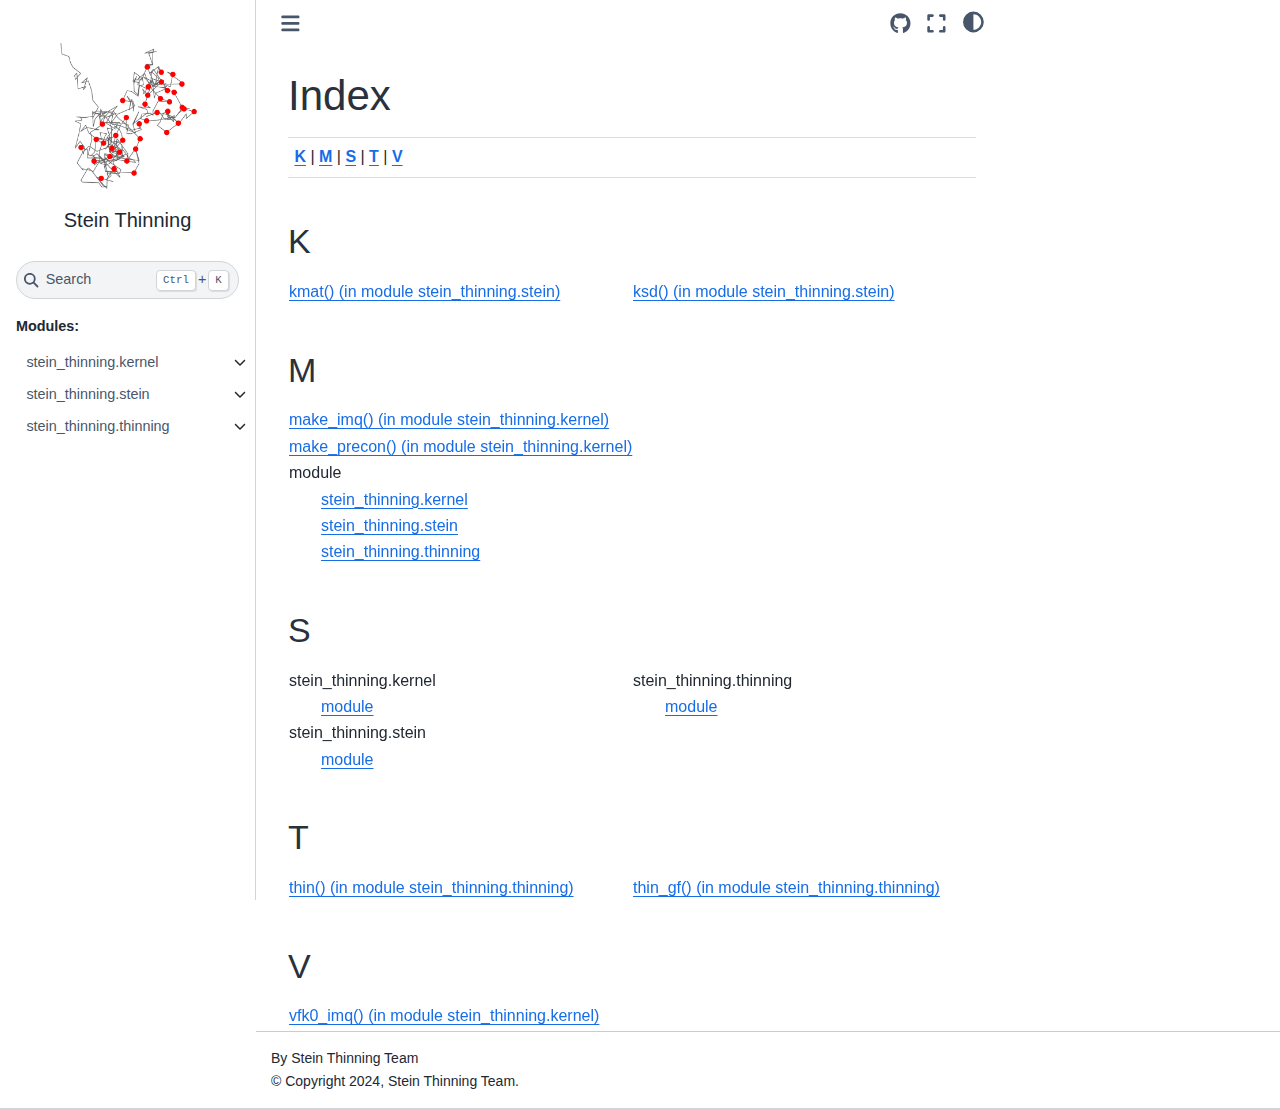
<file: genindex.html>
<!DOCTYPE html>


<html lang="en" data-content_root="" >

  <head>
    <meta charset="utf-8" />
    <meta name="viewport" content="width=device-width, initial-scale=1.0" />
    <title>Index &#8212; Stein Thinning 0.2.0 documentation</title>
  
  
  
  <script data-cfasync="false">
    document.documentElement.dataset.mode = localStorage.getItem("mode") || "";
    document.documentElement.dataset.theme = localStorage.getItem("theme") || "";
  </script>
  <!-- 
    this give us a css class that will be invisible only if js is disabled 
  -->
  <noscript>
    <style>
      .pst-js-only { display: none !important; }

    </style>
  </noscript>
  
  <!-- Loaded before other Sphinx assets -->
  <link href="_static/styles/theme.css?digest=26a4bc78f4c0ddb94549" rel="stylesheet" />
<link href="_static/styles/pydata-sphinx-theme.css?digest=26a4bc78f4c0ddb94549" rel="stylesheet" />

    <link rel="stylesheet" type="text/css" href="_static/pygments.css?v=a746c00c" />
    <link rel="stylesheet" type="text/css" href="_static/styles/sphinx-book-theme.css?v=a3416100" />
    <link rel="stylesheet" type="text/css" href="_static/style.css?v=8bdf28ea" />
  
  <!-- So that users can add custom icons -->
  <script src="_static/scripts/fontawesome.js?digest=26a4bc78f4c0ddb94549"></script>
  <!-- Pre-loaded scripts that we'll load fully later -->
  <link rel="preload" as="script" href="_static/scripts/bootstrap.js?digest=26a4bc78f4c0ddb94549" />
<link rel="preload" as="script" href="_static/scripts/pydata-sphinx-theme.js?digest=26a4bc78f4c0ddb94549" />

    <script data-url_root="./" id="documentation_options" src="_static/documentation_options.js?v=1690763d"></script>
    <script src="_static/doctools.js?v=888ff710"></script>
    <script src="_static/sphinx_highlight.js?v=4825356b"></script>
    <script src="_static/scripts/sphinx-book-theme.js?v=887ef09a"></script>
    <script>DOCUMENTATION_OPTIONS.pagename = 'genindex';</script>
    <link rel="index" title="Index" href="#" />
    <link rel="search" title="Search" href="search.html" />
  <meta name="viewport" content="width=device-width, initial-scale=1"/>
  <meta name="docsearch:language" content="en"/>
  <meta name="docsearch:version" content="" />
  </head>
  
  
  <body data-bs-spy="scroll" data-bs-target=".bd-toc-nav" data-offset="180" data-bs-root-margin="0px 0px -60%" data-default-mode="">

  
  
  <div id="pst-skip-link" class="skip-link d-print-none"><a href="#main-content">Skip to main content</a></div>
  
  <div id="pst-scroll-pixel-helper"></div>
  
  <button type="button" class="btn rounded-pill" id="pst-back-to-top">
    <i class="fa-solid fa-arrow-up"></i>Back to top</button>

  
  <dialog id="pst-search-dialog">
    
<form class="bd-search d-flex align-items-center"
      action="search.html"
      method="get">
  <i class="fa-solid fa-magnifying-glass"></i>
  <input type="search"
         class="form-control"
         name="q"
         placeholder="Search..."
         aria-label="Search..."
         autocomplete="off"
         autocorrect="off"
         autocapitalize="off"
         spellcheck="false"/>
  <span class="search-button__kbd-shortcut"><kbd class="kbd-shortcut__modifier">Ctrl</kbd>+<kbd>K</kbd></span>
</form>
  </dialog>

  <div class="pst-async-banner-revealer d-none">
  <aside id="bd-header-version-warning" class="d-none d-print-none" aria-label="Version warning"></aside>
</div>

  
    <header class="bd-header navbar navbar-expand-lg bd-navbar d-print-none">
    </header>
  

  <div class="bd-container">
    <div class="bd-container__inner bd-page-width">
      
      
      
        
      
      <dialog id="pst-primary-sidebar-modal"></dialog>
      <div id="pst-primary-sidebar" class="bd-sidebar-primary bd-sidebar">
        

  
  <div class="sidebar-header-items sidebar-primary__section">
    
    
    
    
  </div>
  
    <div class="sidebar-primary-items__start sidebar-primary__section">
        <div class="sidebar-primary-item">

  
    
  

<a class="navbar-brand logo" href="index.html">
  
  
  
  
  
    
    
      
    
    
    <img src="_static/gmm.png" class="logo__image only-light" alt=""/>
    <img src="_static/gmm.png" class="logo__image only-dark pst-js-only" alt=""/>
  
  
    <p class="title logo__title">Stein Thinning</p>
  
</a></div>
        <div class="sidebar-primary-item">

<button class="btn search-button-field search-button__button pst-js-only" title="Search" aria-label="Search" data-bs-placement="bottom" data-bs-toggle="tooltip">
 <i class="fa-solid fa-magnifying-glass"></i>
 <span class="search-button__default-text">Search</span>
 <span class="search-button__kbd-shortcut"><kbd class="kbd-shortcut__modifier">Ctrl</kbd>+<kbd class="kbd-shortcut__modifier">K</kbd></span>
</button></div>
        <div class="sidebar-primary-item"><nav class="bd-links bd-docs-nav" aria-label="Main">
    <div class="bd-toc-item navbar-nav active">
        <p aria-level="2" class="caption" role="heading"><span class="caption-text">Modules:</span></p>
<ul class="nav bd-sidenav">
<li class="toctree-l1 has-children"><a class="reference internal" href="_autosummary/stein_thinning.kernel.html">stein_thinning.kernel</a><details><summary><span class="toctree-toggle" role="presentation"><i class="fa-solid fa-chevron-down"></i></span></summary><ul>
<li class="toctree-l2"><a class="reference internal" href="_autosummary/stein_thinning.kernel.make_imq.html">stein_thinning.kernel.make_imq</a></li>
<li class="toctree-l2"><a class="reference internal" href="_autosummary/stein_thinning.kernel.make_precon.html">stein_thinning.kernel.make_precon</a></li>
<li class="toctree-l2"><a class="reference internal" href="_autosummary/stein_thinning.kernel.vfk0_imq.html">stein_thinning.kernel.vfk0_imq</a></li>
</ul>
</details></li>
<li class="toctree-l1 has-children"><a class="reference internal" href="_autosummary/stein_thinning.stein.html">stein_thinning.stein</a><details><summary><span class="toctree-toggle" role="presentation"><i class="fa-solid fa-chevron-down"></i></span></summary><ul>
<li class="toctree-l2"><a class="reference internal" href="_autosummary/stein_thinning.stein.kmat.html">stein_thinning.stein.kmat</a></li>
<li class="toctree-l2"><a class="reference internal" href="_autosummary/stein_thinning.stein.ksd.html">stein_thinning.stein.ksd</a></li>
</ul>
</details></li>
<li class="toctree-l1 has-children"><a class="reference internal" href="_autosummary/stein_thinning.thinning.html">stein_thinning.thinning</a><details><summary><span class="toctree-toggle" role="presentation"><i class="fa-solid fa-chevron-down"></i></span></summary><ul>
<li class="toctree-l2"><a class="reference internal" href="_autosummary/stein_thinning.thinning.thin.html">stein_thinning.thinning.thin</a></li>
<li class="toctree-l2"><a class="reference internal" href="_autosummary/stein_thinning.thinning.thin_gf.html">stein_thinning.thinning.thin_gf</a></li>
</ul>
</details></li>
</ul>

    </div>
</nav></div>
    </div>
  
  
  <div class="sidebar-primary-items__end sidebar-primary__section">
  </div>
  
  <div id="rtd-footer-container"></div>


      </div>
      
      <main id="main-content" class="bd-main" role="main">
        
        

<div class="sbt-scroll-pixel-helper"></div>

          <div class="bd-content">
            <div class="bd-article-container">
              
              <div class="bd-header-article d-print-none">
<div class="header-article-items header-article__inner">
  
    <div class="header-article-items__start">
      
        <div class="header-article-item"><button class="sidebar-toggle primary-toggle btn btn-sm" title="Toggle primary sidebar" data-bs-placement="bottom" data-bs-toggle="tooltip">
  <span class="fa-solid fa-bars"></span>
</button></div>
      
    </div>
  
  
    <div class="header-article-items__end">
      
        <div class="header-article-item">

<div class="article-header-buttons">


<a href="https://github.com/wilson-ye-chen/stein_thinning" target="_blank"
   class="btn btn-sm btn-source-repository-button"
   title="Source repository"
   data-bs-placement="bottom" data-bs-toggle="tooltip"
>
  

<span class="btn__icon-container">
  <i class="fab fa-github"></i>
  </span>

</a>




<button onclick="toggleFullScreen()"
  class="btn btn-sm btn-fullscreen-button"
  title="Fullscreen mode"
  data-bs-placement="bottom" data-bs-toggle="tooltip"
>
  

<span class="btn__icon-container">
  <i class="fas fa-expand"></i>
  </span>

</button>



<button class="btn btn-sm nav-link pst-navbar-icon theme-switch-button pst-js-only" aria-label="Color mode" data-bs-title="Color mode"  data-bs-placement="bottom" data-bs-toggle="tooltip">
  <i class="theme-switch fa-solid fa-sun                fa-lg" data-mode="light" title="Light"></i>
  <i class="theme-switch fa-solid fa-moon               fa-lg" data-mode="dark"  title="Dark"></i>
  <i class="theme-switch fa-solid fa-circle-half-stroke fa-lg" data-mode="auto"  title="System Settings"></i>
</button>


<button class="btn btn-sm pst-navbar-icon search-button search-button__button pst-js-only" title="Search" aria-label="Search" data-bs-placement="bottom" data-bs-toggle="tooltip">
    <i class="fa-solid fa-magnifying-glass fa-lg"></i>
</button>

</div></div>
      
    </div>
  
</div>
</div>
              
              

<div id="jb-print-docs-body" class="onlyprint">
    <h1></h1>
    <!-- Table of contents -->
    <div id="print-main-content">
        <div id="jb-print-toc">
            
        </div>
    </div>
</div>

              
                
<div id="searchbox"></div>
                <article class="bd-article">
                  

<h1 id="index">Index</h1>

<div class="genindex-jumpbox">
 <a href="#K"><strong>K</strong></a>
 | <a href="#M"><strong>M</strong></a>
 | <a href="#S"><strong>S</strong></a>
 | <a href="#T"><strong>T</strong></a>
 | <a href="#V"><strong>V</strong></a>
 
</div>
<h2 id="K">K</h2>
<table style="width: 100%" class="indextable genindextable"><tr>
  <td style="width: 33%; vertical-align: top;"><ul>
      <li><a href="_autosummary/stein_thinning.stein.kmat.html#stein_thinning.stein.kmat">kmat() (in module stein_thinning.stein)</a>
</li>
  </ul></td>
  <td style="width: 33%; vertical-align: top;"><ul>
      <li><a href="_autosummary/stein_thinning.stein.ksd.html#stein_thinning.stein.ksd">ksd() (in module stein_thinning.stein)</a>
</li>
  </ul></td>
</tr></table>

<h2 id="M">M</h2>
<table style="width: 100%" class="indextable genindextable"><tr>
  <td style="width: 33%; vertical-align: top;"><ul>
      <li><a href="_autosummary/stein_thinning.kernel.make_imq.html#stein_thinning.kernel.make_imq">make_imq() (in module stein_thinning.kernel)</a>
</li>
      <li><a href="_autosummary/stein_thinning.kernel.make_precon.html#stein_thinning.kernel.make_precon">make_precon() (in module stein_thinning.kernel)</a>
</li>
      <li>
    module

      <ul>
        <li><a href="_autosummary/stein_thinning.kernel.html#module-stein_thinning.kernel">stein_thinning.kernel</a>
</li>
        <li><a href="_autosummary/stein_thinning.stein.html#module-stein_thinning.stein">stein_thinning.stein</a>
</li>
        <li><a href="_autosummary/stein_thinning.thinning.html#module-stein_thinning.thinning">stein_thinning.thinning</a>
</li>
      </ul></li>
  </ul></td>
</tr></table>

<h2 id="S">S</h2>
<table style="width: 100%" class="indextable genindextable"><tr>
  <td style="width: 33%; vertical-align: top;"><ul>
      <li>
    stein_thinning.kernel

      <ul>
        <li><a href="_autosummary/stein_thinning.kernel.html#module-stein_thinning.kernel">module</a>
</li>
      </ul></li>
      <li>
    stein_thinning.stein

      <ul>
        <li><a href="_autosummary/stein_thinning.stein.html#module-stein_thinning.stein">module</a>
</li>
      </ul></li>
  </ul></td>
  <td style="width: 33%; vertical-align: top;"><ul>
      <li>
    stein_thinning.thinning

      <ul>
        <li><a href="_autosummary/stein_thinning.thinning.html#module-stein_thinning.thinning">module</a>
</li>
      </ul></li>
  </ul></td>
</tr></table>

<h2 id="T">T</h2>
<table style="width: 100%" class="indextable genindextable"><tr>
  <td style="width: 33%; vertical-align: top;"><ul>
      <li><a href="_autosummary/stein_thinning.thinning.thin.html#stein_thinning.thinning.thin">thin() (in module stein_thinning.thinning)</a>
</li>
  </ul></td>
  <td style="width: 33%; vertical-align: top;"><ul>
      <li><a href="_autosummary/stein_thinning.thinning.thin_gf.html#stein_thinning.thinning.thin_gf">thin_gf() (in module stein_thinning.thinning)</a>
</li>
  </ul></td>
</tr></table>

<h2 id="V">V</h2>
<table style="width: 100%" class="indextable genindextable"><tr>
  <td style="width: 33%; vertical-align: top;"><ul>
      <li><a href="_autosummary/stein_thinning.kernel.vfk0_imq.html#stein_thinning.kernel.vfk0_imq">vfk0_imq() (in module stein_thinning.kernel)</a>
</li>
  </ul></td>
</tr></table>



                </article>
              

              
              
              
              
                <footer class="prev-next-footer d-print-none">
                  
<div class="prev-next-area">
</div>
                </footer>
              
            </div>
            
            
              
            
          </div>
          <footer class="bd-footer-content">
            
<div class="bd-footer-content__inner container">
  
  <div class="footer-item">
    
<p class="component-author">
By Stein Thinning Team
</p>

  </div>
  
  <div class="footer-item">
    

  <p class="copyright">
    
      © Copyright 2024, Stein Thinning Team.
      <br/>
    
  </p>

  </div>
  
  <div class="footer-item">
    
  </div>
  
  <div class="footer-item">
    
  </div>
  
</div>
          </footer>
        

      </main>
    </div>
  </div>
  
  <!-- Scripts loaded after <body> so the DOM is not blocked -->
  <script defer src="_static/scripts/bootstrap.js?digest=26a4bc78f4c0ddb94549"></script>
<script defer src="_static/scripts/pydata-sphinx-theme.js?digest=26a4bc78f4c0ddb94549"></script>

  <footer class="bd-footer">
  </footer>
  </body>
</html>
</file>
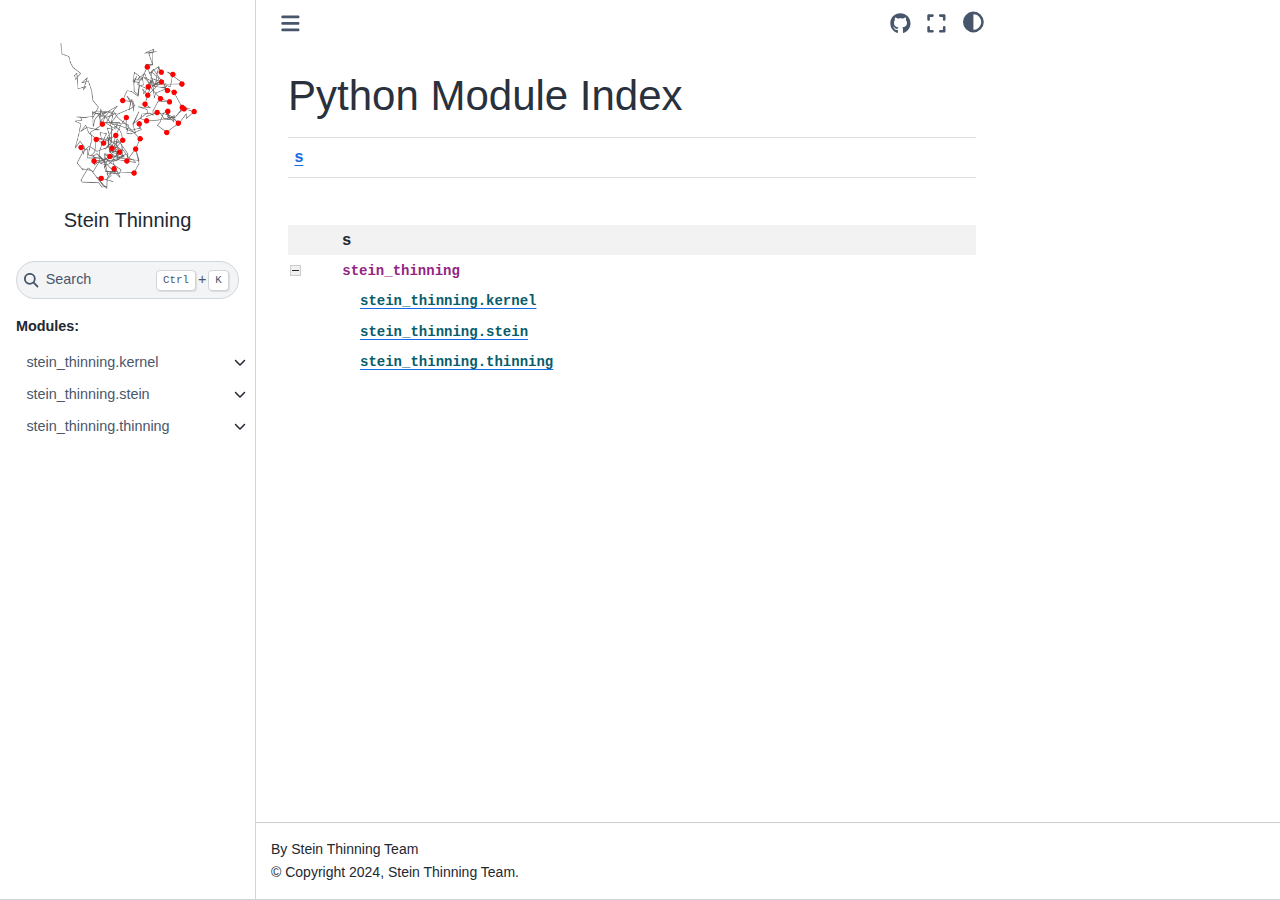
<file: py-modindex.html>
<!DOCTYPE html>


<html lang="en" data-content_root="" >

  <head>
    <meta charset="utf-8" />
    <meta name="viewport" content="width=device-width, initial-scale=1.0" />
    <title>Python Module Index &#8212; Stein Thinning 0.2.0 documentation</title>
  
  
  
  <script data-cfasync="false">
    document.documentElement.dataset.mode = localStorage.getItem("mode") || "";
    document.documentElement.dataset.theme = localStorage.getItem("theme") || "";
  </script>
  <!-- 
    this give us a css class that will be invisible only if js is disabled 
  -->
  <noscript>
    <style>
      .pst-js-only { display: none !important; }

    </style>
  </noscript>
  
  <!-- Loaded before other Sphinx assets -->
  <link href="_static/styles/theme.css?digest=26a4bc78f4c0ddb94549" rel="stylesheet" />
<link href="_static/styles/pydata-sphinx-theme.css?digest=26a4bc78f4c0ddb94549" rel="stylesheet" />

    <link rel="stylesheet" type="text/css" href="_static/pygments.css?v=a746c00c" />
    <link rel="stylesheet" type="text/css" href="_static/styles/sphinx-book-theme.css?v=a3416100" />
    <link rel="stylesheet" type="text/css" href="_static/style.css?v=8bdf28ea" />
  
  <!-- So that users can add custom icons -->
  <script src="_static/scripts/fontawesome.js?digest=26a4bc78f4c0ddb94549"></script>
  <!-- Pre-loaded scripts that we'll load fully later -->
  <link rel="preload" as="script" href="_static/scripts/bootstrap.js?digest=26a4bc78f4c0ddb94549" />
<link rel="preload" as="script" href="_static/scripts/pydata-sphinx-theme.js?digest=26a4bc78f4c0ddb94549" />

    <script data-url_root="./" id="documentation_options" src="_static/documentation_options.js?v=1690763d"></script>
    <script src="_static/doctools.js?v=888ff710"></script>
    <script src="_static/sphinx_highlight.js?v=4825356b"></script>
    <script src="_static/scripts/sphinx-book-theme.js?v=887ef09a"></script>
    <script>DOCUMENTATION_OPTIONS.pagename = 'py-modindex';</script>
    <link rel="index" title="Index" href="genindex.html" />
    <link rel="search" title="Search" href="search.html" />

  <meta name="viewport" content="width=device-width, initial-scale=1"/>
  <meta name="docsearch:language" content="en"/>
  <meta name="docsearch:version" content="" />


  </head>
  
  
  <body data-bs-spy="scroll" data-bs-target=".bd-toc-nav" data-offset="180" data-bs-root-margin="0px 0px -60%" data-default-mode="">

  
  
  <div id="pst-skip-link" class="skip-link d-print-none"><a href="#main-content">Skip to main content</a></div>
  
  <div id="pst-scroll-pixel-helper"></div>
  
  <button type="button" class="btn rounded-pill" id="pst-back-to-top">
    <i class="fa-solid fa-arrow-up"></i>Back to top</button>

  
  <dialog id="pst-search-dialog">
    
<form class="bd-search d-flex align-items-center"
      action="search.html"
      method="get">
  <i class="fa-solid fa-magnifying-glass"></i>
  <input type="search"
         class="form-control"
         name="q"
         placeholder="Search..."
         aria-label="Search..."
         autocomplete="off"
         autocorrect="off"
         autocapitalize="off"
         spellcheck="false"/>
  <span class="search-button__kbd-shortcut"><kbd class="kbd-shortcut__modifier">Ctrl</kbd>+<kbd>K</kbd></span>
</form>
  </dialog>

  <div class="pst-async-banner-revealer d-none">
  <aside id="bd-header-version-warning" class="d-none d-print-none" aria-label="Version warning"></aside>
</div>

  
    <header class="bd-header navbar navbar-expand-lg bd-navbar d-print-none">
    </header>
  

  <div class="bd-container">
    <div class="bd-container__inner bd-page-width">
      
      
      
        
      
      <dialog id="pst-primary-sidebar-modal"></dialog>
      <div id="pst-primary-sidebar" class="bd-sidebar-primary bd-sidebar">
        

  
  <div class="sidebar-header-items sidebar-primary__section">
    
    
    
    
  </div>
  
    <div class="sidebar-primary-items__start sidebar-primary__section">
        <div class="sidebar-primary-item">

  
    
  

<a class="navbar-brand logo" href="index.html">
  
  
  
  
  
    
    
      
    
    
    <img src="_static/gmm.png" class="logo__image only-light" alt=""/>
    <img src="_static/gmm.png" class="logo__image only-dark pst-js-only" alt=""/>
  
  
    <p class="title logo__title">Stein Thinning</p>
  
</a></div>
        <div class="sidebar-primary-item">

<button class="btn search-button-field search-button__button pst-js-only" title="Search" aria-label="Search" data-bs-placement="bottom" data-bs-toggle="tooltip">
 <i class="fa-solid fa-magnifying-glass"></i>
 <span class="search-button__default-text">Search</span>
 <span class="search-button__kbd-shortcut"><kbd class="kbd-shortcut__modifier">Ctrl</kbd>+<kbd class="kbd-shortcut__modifier">K</kbd></span>
</button></div>
        <div class="sidebar-primary-item"><nav class="bd-links bd-docs-nav" aria-label="Main">
    <div class="bd-toc-item navbar-nav active">
        <p aria-level="2" class="caption" role="heading"><span class="caption-text">Modules:</span></p>
<ul class="nav bd-sidenav">
<li class="toctree-l1 has-children"><a class="reference internal" href="_autosummary/stein_thinning.kernel.html">stein_thinning.kernel</a><details><summary><span class="toctree-toggle" role="presentation"><i class="fa-solid fa-chevron-down"></i></span></summary><ul>
<li class="toctree-l2"><a class="reference internal" href="_autosummary/stein_thinning.kernel.make_imq.html">stein_thinning.kernel.make_imq</a></li>
<li class="toctree-l2"><a class="reference internal" href="_autosummary/stein_thinning.kernel.make_precon.html">stein_thinning.kernel.make_precon</a></li>
<li class="toctree-l2"><a class="reference internal" href="_autosummary/stein_thinning.kernel.vfk0_imq.html">stein_thinning.kernel.vfk0_imq</a></li>
</ul>
</details></li>
<li class="toctree-l1 has-children"><a class="reference internal" href="_autosummary/stein_thinning.stein.html">stein_thinning.stein</a><details><summary><span class="toctree-toggle" role="presentation"><i class="fa-solid fa-chevron-down"></i></span></summary><ul>
<li class="toctree-l2"><a class="reference internal" href="_autosummary/stein_thinning.stein.kmat.html">stein_thinning.stein.kmat</a></li>
<li class="toctree-l2"><a class="reference internal" href="_autosummary/stein_thinning.stein.ksd.html">stein_thinning.stein.ksd</a></li>
</ul>
</details></li>
<li class="toctree-l1 has-children"><a class="reference internal" href="_autosummary/stein_thinning.thinning.html">stein_thinning.thinning</a><details><summary><span class="toctree-toggle" role="presentation"><i class="fa-solid fa-chevron-down"></i></span></summary><ul>
<li class="toctree-l2"><a class="reference internal" href="_autosummary/stein_thinning.thinning.thin.html">stein_thinning.thinning.thin</a></li>
<li class="toctree-l2"><a class="reference internal" href="_autosummary/stein_thinning.thinning.thin_gf.html">stein_thinning.thinning.thin_gf</a></li>
</ul>
</details></li>
</ul>

    </div>
</nav></div>
    </div>
  
  
  <div class="sidebar-primary-items__end sidebar-primary__section">
  </div>
  
  <div id="rtd-footer-container"></div>


      </div>
      
      <main id="main-content" class="bd-main" role="main">
        
        

<div class="sbt-scroll-pixel-helper"></div>

          <div class="bd-content">
            <div class="bd-article-container">
              
              <div class="bd-header-article d-print-none">
<div class="header-article-items header-article__inner">
  
    <div class="header-article-items__start">
      
        <div class="header-article-item"><button class="sidebar-toggle primary-toggle btn btn-sm" title="Toggle primary sidebar" data-bs-placement="bottom" data-bs-toggle="tooltip">
  <span class="fa-solid fa-bars"></span>
</button></div>
      
    </div>
  
  
    <div class="header-article-items__end">
      
        <div class="header-article-item">

<div class="article-header-buttons">


<a href="https://github.com/wilson-ye-chen/stein_thinning" target="_blank"
   class="btn btn-sm btn-source-repository-button"
   title="Source repository"
   data-bs-placement="bottom" data-bs-toggle="tooltip"
>
  

<span class="btn__icon-container">
  <i class="fab fa-github"></i>
  </span>

</a>




<button onclick="toggleFullScreen()"
  class="btn btn-sm btn-fullscreen-button"
  title="Fullscreen mode"
  data-bs-placement="bottom" data-bs-toggle="tooltip"
>
  

<span class="btn__icon-container">
  <i class="fas fa-expand"></i>
  </span>

</button>



<button class="btn btn-sm nav-link pst-navbar-icon theme-switch-button pst-js-only" aria-label="Color mode" data-bs-title="Color mode"  data-bs-placement="bottom" data-bs-toggle="tooltip">
  <i class="theme-switch fa-solid fa-sun                fa-lg" data-mode="light" title="Light"></i>
  <i class="theme-switch fa-solid fa-moon               fa-lg" data-mode="dark"  title="Dark"></i>
  <i class="theme-switch fa-solid fa-circle-half-stroke fa-lg" data-mode="auto"  title="System Settings"></i>
</button>


<button class="btn btn-sm pst-navbar-icon search-button search-button__button pst-js-only" title="Search" aria-label="Search" data-bs-placement="bottom" data-bs-toggle="tooltip">
    <i class="fa-solid fa-magnifying-glass fa-lg"></i>
</button>

</div></div>
      
    </div>
  
</div>
</div>
              
              

<div id="jb-print-docs-body" class="onlyprint">
    <h1></h1>
    <!-- Table of contents -->
    <div id="print-main-content">
        <div id="jb-print-toc">
            
        </div>
    </div>
</div>

              
                
<div id="searchbox"></div>
                <article class="bd-article">
                  

   <h1>Python Module Index</h1>

   <div class="modindex-jumpbox">
   <a href="#cap-s"><strong>s</strong></a>
   </div>

   <table class="indextable modindextable">
     <tr class="pcap"><td></td><td>&#160;</td><td></td></tr>
     <tr class="cap" id="cap-s"><td></td><td>
       <strong>s</strong></td><td></td></tr>
     <tr>
       <td><img src="_static/minus.png" class="toggler"
              id="toggle-1" style="display: none" alt="-" /></td>
       <td>
       <code class="xref">stein_thinning</code></td><td>
       <em></em></td></tr>
     <tr class="cg-1">
       <td></td>
       <td>&#160;&#160;&#160;
       <a href="_autosummary/stein_thinning.kernel.html#module-stein_thinning.kernel"><code class="xref">stein_thinning.kernel</code></a></td><td>
       <em></em></td></tr>
     <tr class="cg-1">
       <td></td>
       <td>&#160;&#160;&#160;
       <a href="_autosummary/stein_thinning.stein.html#module-stein_thinning.stein"><code class="xref">stein_thinning.stein</code></a></td><td>
       <em></em></td></tr>
     <tr class="cg-1">
       <td></td>
       <td>&#160;&#160;&#160;
       <a href="_autosummary/stein_thinning.thinning.html#module-stein_thinning.thinning"><code class="xref">stein_thinning.thinning</code></a></td><td>
       <em></em></td></tr>
   </table>


                </article>
              

              
              
              
              
                <footer class="prev-next-footer d-print-none">
                  
<div class="prev-next-area">
</div>
                </footer>
              
            </div>
            
            
              
            
          </div>
          <footer class="bd-footer-content">
            
<div class="bd-footer-content__inner container">
  
  <div class="footer-item">
    
<p class="component-author">
By Stein Thinning Team
</p>

  </div>
  
  <div class="footer-item">
    

  <p class="copyright">
    
      © Copyright 2024, Stein Thinning Team.
      <br/>
    
  </p>

  </div>
  
  <div class="footer-item">
    
  </div>
  
  <div class="footer-item">
    
  </div>
  
</div>
          </footer>
        

      </main>
    </div>
  </div>
  
  <!-- Scripts loaded after <body> so the DOM is not blocked -->
  <script defer src="_static/scripts/bootstrap.js?digest=26a4bc78f4c0ddb94549"></script>
<script defer src="_static/scripts/pydata-sphinx-theme.js?digest=26a4bc78f4c0ddb94549"></script>

  <footer class="bd-footer">
  </footer>
  </body>
</html>
</file>
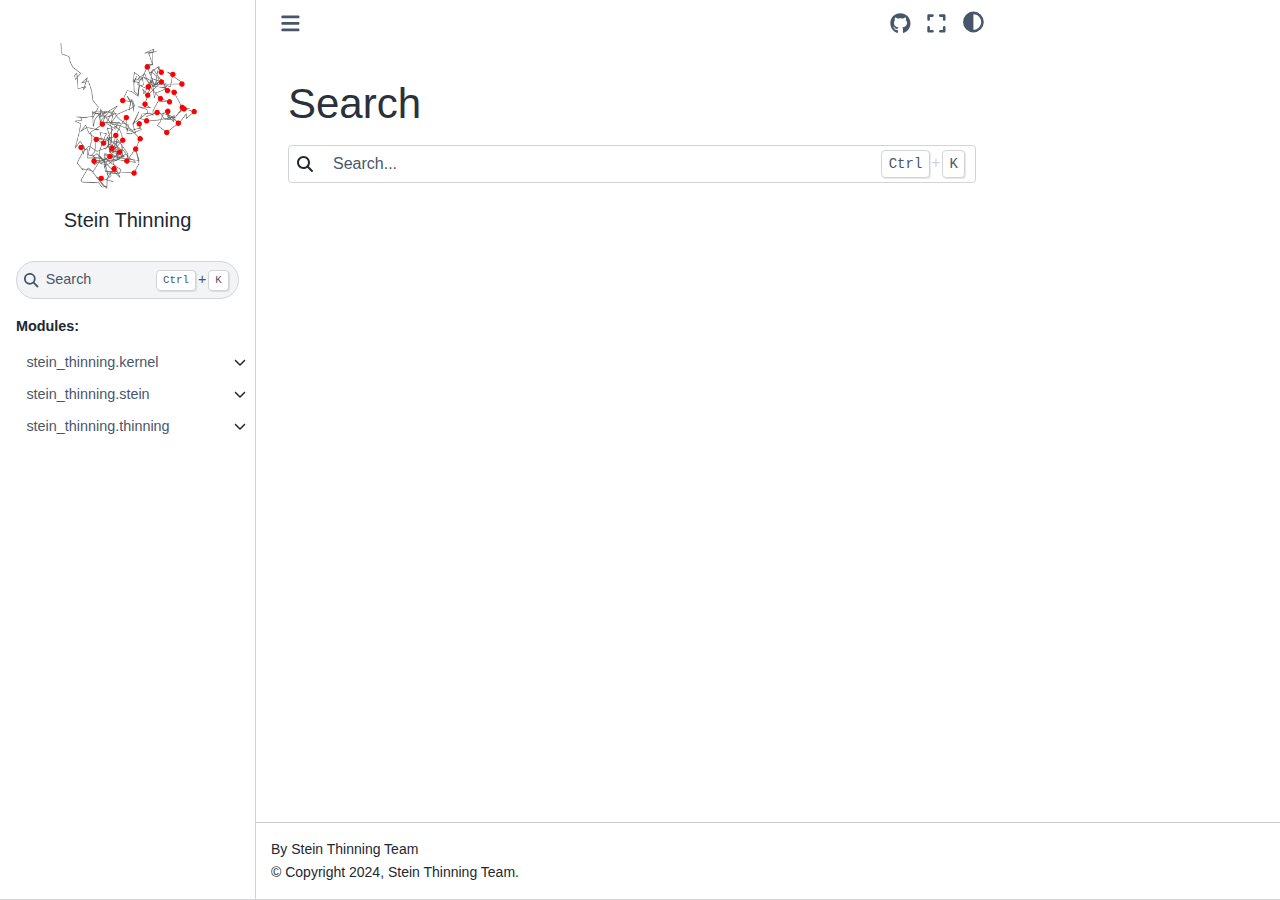
<file: search.html>
<!DOCTYPE html>


<html lang="en" data-content_root="" >

  <head>
    <meta charset="utf-8" />
    <meta name="viewport" content="width=device-width, initial-scale=1.0" /><title>Search - Stein Thinning 0.2.0 documentation</title>
  
  
  
  <script data-cfasync="false">
    document.documentElement.dataset.mode = localStorage.getItem("mode") || "";
    document.documentElement.dataset.theme = localStorage.getItem("theme") || "";
  </script>
  <!-- 
    this give us a css class that will be invisible only if js is disabled 
  -->
  <noscript>
    <style>
      .pst-js-only { display: none !important; }

    </style>
  </noscript>
  
  <!-- Loaded before other Sphinx assets -->
  <link href="_static/styles/theme.css?digest=26a4bc78f4c0ddb94549" rel="stylesheet" />
<link href="_static/styles/pydata-sphinx-theme.css?digest=26a4bc78f4c0ddb94549" rel="stylesheet" />

    <link rel="stylesheet" type="text/css" href="_static/pygments.css?v=a746c00c" />
    <link rel="stylesheet" type="text/css" href="_static/styles/sphinx-book-theme.css?v=a3416100" />
    <link rel="stylesheet" type="text/css" href="_static/style.css?v=8bdf28ea" />
  
  <!-- So that users can add custom icons -->
  <script src="_static/scripts/fontawesome.js?digest=26a4bc78f4c0ddb94549"></script>
  <!-- Pre-loaded scripts that we'll load fully later -->
  <link rel="preload" as="script" href="_static/scripts/bootstrap.js?digest=26a4bc78f4c0ddb94549" />
<link rel="preload" as="script" href="_static/scripts/pydata-sphinx-theme.js?digest=26a4bc78f4c0ddb94549" />

    <script data-url_root="./" id="documentation_options" src="_static/documentation_options.js?v=1690763d"></script>
    <script src="_static/doctools.js?v=888ff710"></script>
    <script src="_static/sphinx_highlight.js?v=4825356b"></script>
    <script src="_static/scripts/sphinx-book-theme.js?v=887ef09a"></script>
    <script>DOCUMENTATION_OPTIONS.pagename = 'search';</script>
  <script src="_static/searchtools.js"></script>
  <script src="_static/language_data.js"></script>
  <script src="searchindex.js"></script>
    <link rel="index" title="Index" href="genindex.html" />
    <link rel="search" title="Search" href="#" />
  <meta name="viewport" content="width=device-width, initial-scale=1"/>
  <meta name="docsearch:language" content="en"/>
  <meta name="docsearch:version" content="" />
  </head>
  
  
  <body data-bs-spy="scroll" data-bs-target=".bd-toc-nav" data-offset="180" data-bs-root-margin="0px 0px -60%" data-default-mode="">

  
  
  <div id="pst-skip-link" class="skip-link d-print-none"><a href="#main-content">Skip to main content</a></div>
  
  <div id="pst-scroll-pixel-helper"></div>
  
  <button type="button" class="btn rounded-pill" id="pst-back-to-top">
    <i class="fa-solid fa-arrow-up"></i>Back to top</button>

  
  <dialog id="pst-search-dialog">
    
<form class="bd-search d-flex align-items-center"
      action="#"
      method="get">
  <i class="fa-solid fa-magnifying-glass"></i>
  <input type="search"
         class="form-control"
         name="q"
         placeholder="Search..."
         aria-label="Search..."
         autocomplete="off"
         autocorrect="off"
         autocapitalize="off"
         spellcheck="false"/>
  <span class="search-button__kbd-shortcut"><kbd class="kbd-shortcut__modifier">Ctrl</kbd>+<kbd>K</kbd></span>
</form>
  </dialog>

  <div class="pst-async-banner-revealer d-none">
  <aside id="bd-header-version-warning" class="d-none d-print-none" aria-label="Version warning"></aside>
</div>

  
    <header class="bd-header navbar navbar-expand-lg bd-navbar d-print-none">
    </header>
  

  <div class="bd-container">
    <div class="bd-container__inner bd-page-width">
      
      
      
        
      
      <dialog id="pst-primary-sidebar-modal"></dialog>
      <div id="pst-primary-sidebar" class="bd-sidebar-primary bd-sidebar">
        

  
  <div class="sidebar-header-items sidebar-primary__section">
    
    
    
    
  </div>
  
    <div class="sidebar-primary-items__start sidebar-primary__section">
        <div class="sidebar-primary-item">

  
    
  

<a class="navbar-brand logo" href="index.html">
  
  
  
  
  
    
    
      
    
    
    <img src="_static/gmm.png" class="logo__image only-light" alt=""/>
    <img src="_static/gmm.png" class="logo__image only-dark pst-js-only" alt=""/>
  
  
    <p class="title logo__title">Stein Thinning</p>
  
</a></div>
        <div class="sidebar-primary-item">

<button class="btn search-button-field search-button__button pst-js-only" title="Search" aria-label="Search" data-bs-placement="bottom" data-bs-toggle="tooltip">
 <i class="fa-solid fa-magnifying-glass"></i>
 <span class="search-button__default-text">Search</span>
 <span class="search-button__kbd-shortcut"><kbd class="kbd-shortcut__modifier">Ctrl</kbd>+<kbd class="kbd-shortcut__modifier">K</kbd></span>
</button></div>
        <div class="sidebar-primary-item"><nav class="bd-links bd-docs-nav" aria-label="Main">
    <div class="bd-toc-item navbar-nav active">
        <p aria-level="2" class="caption" role="heading"><span class="caption-text">Modules:</span></p>
<ul class="nav bd-sidenav">
<li class="toctree-l1 has-children"><a class="reference internal" href="_autosummary/stein_thinning.kernel.html">stein_thinning.kernel</a><details><summary><span class="toctree-toggle" role="presentation"><i class="fa-solid fa-chevron-down"></i></span></summary><ul>
<li class="toctree-l2"><a class="reference internal" href="_autosummary/stein_thinning.kernel.make_imq.html">stein_thinning.kernel.make_imq</a></li>
<li class="toctree-l2"><a class="reference internal" href="_autosummary/stein_thinning.kernel.make_precon.html">stein_thinning.kernel.make_precon</a></li>
<li class="toctree-l2"><a class="reference internal" href="_autosummary/stein_thinning.kernel.vfk0_imq.html">stein_thinning.kernel.vfk0_imq</a></li>
</ul>
</details></li>
<li class="toctree-l1 has-children"><a class="reference internal" href="_autosummary/stein_thinning.stein.html">stein_thinning.stein</a><details><summary><span class="toctree-toggle" role="presentation"><i class="fa-solid fa-chevron-down"></i></span></summary><ul>
<li class="toctree-l2"><a class="reference internal" href="_autosummary/stein_thinning.stein.kmat.html">stein_thinning.stein.kmat</a></li>
<li class="toctree-l2"><a class="reference internal" href="_autosummary/stein_thinning.stein.ksd.html">stein_thinning.stein.ksd</a></li>
</ul>
</details></li>
<li class="toctree-l1 has-children"><a class="reference internal" href="_autosummary/stein_thinning.thinning.html">stein_thinning.thinning</a><details><summary><span class="toctree-toggle" role="presentation"><i class="fa-solid fa-chevron-down"></i></span></summary><ul>
<li class="toctree-l2"><a class="reference internal" href="_autosummary/stein_thinning.thinning.thin.html">stein_thinning.thinning.thin</a></li>
<li class="toctree-l2"><a class="reference internal" href="_autosummary/stein_thinning.thinning.thin_gf.html">stein_thinning.thinning.thin_gf</a></li>
</ul>
</details></li>
</ul>

    </div>
</nav></div>
    </div>
  
  
  <div class="sidebar-primary-items__end sidebar-primary__section">
  </div>
  
  <div id="rtd-footer-container"></div>


      </div>
      
      <main id="main-content" class="bd-main" role="main">
        
        

<div class="sbt-scroll-pixel-helper"></div>

          <div class="bd-content">
            <div class="bd-article-container">
              
              <div class="bd-header-article d-print-none">
<div class="header-article-items header-article__inner">
  
    <div class="header-article-items__start">
      
        <div class="header-article-item"><button class="sidebar-toggle primary-toggle btn btn-sm" title="Toggle primary sidebar" data-bs-placement="bottom" data-bs-toggle="tooltip">
  <span class="fa-solid fa-bars"></span>
</button></div>
      
    </div>
  
  
    <div class="header-article-items__end">
      
        <div class="header-article-item">

<div class="article-header-buttons">


<a href="https://github.com/wilson-ye-chen/stein_thinning" target="_blank"
   class="btn btn-sm btn-source-repository-button"
   title="Source repository"
   data-bs-placement="bottom" data-bs-toggle="tooltip"
>
  

<span class="btn__icon-container">
  <i class="fab fa-github"></i>
  </span>

</a>




<button onclick="toggleFullScreen()"
  class="btn btn-sm btn-fullscreen-button"
  title="Fullscreen mode"
  data-bs-placement="bottom" data-bs-toggle="tooltip"
>
  

<span class="btn__icon-container">
  <i class="fas fa-expand"></i>
  </span>

</button>



<button class="btn btn-sm nav-link pst-navbar-icon theme-switch-button pst-js-only" aria-label="Color mode" data-bs-title="Color mode"  data-bs-placement="bottom" data-bs-toggle="tooltip">
  <i class="theme-switch fa-solid fa-sun                fa-lg" data-mode="light" title="Light"></i>
  <i class="theme-switch fa-solid fa-moon               fa-lg" data-mode="dark"  title="Dark"></i>
  <i class="theme-switch fa-solid fa-circle-half-stroke fa-lg" data-mode="auto"  title="System Settings"></i>
</button>


<button class="btn btn-sm pst-navbar-icon search-button search-button__button pst-js-only" title="Search" aria-label="Search" data-bs-placement="bottom" data-bs-toggle="tooltip">
    <i class="fa-solid fa-magnifying-glass fa-lg"></i>
</button>

</div></div>
      
    </div>
  
</div>
</div>
              
              
  <div class="bd-search-container">
    <h1>Search</h1>
    <noscript>
      <div class="admonition error">
        <p class="admonition-title">Error</p>
        <p>Please activate JavaScript to enable the search functionality.</p>
      </div>
    </noscript>
    
<form class="bd-search d-flex align-items-center"
      action="#"
      method="get">
  <i class="fa-solid fa-magnifying-glass"></i>
  <input type="search"
         class="form-control"
         name="q"
         placeholder="Search..."
         aria-label="Search..."
         autocomplete="off"
         autocorrect="off"
         autocapitalize="off"
         spellcheck="false"/>
  <span class="search-button__kbd-shortcut"><kbd class="kbd-shortcut__modifier">Ctrl</kbd>+<kbd>K</kbd></span>
</form>
    <div id="search-results"></div>
  </div>
  <script>
    // Activate the search field on page load
    let searchInput = document.querySelector("form.bd-search input");
    if (searchInput) {
        searchInput.focus();
        searchInput.select();
        console.log("[PST]: Set focus on search field.");
    }
  </script>

              
              
              
              
                <footer class="prev-next-footer d-print-none">
                  
<div class="prev-next-area">
</div>
                </footer>
              
            </div>
            
            
              
            
          </div>
          <footer class="bd-footer-content">
            
<div class="bd-footer-content__inner container">
  
  <div class="footer-item">
    
<p class="component-author">
By Stein Thinning Team
</p>

  </div>
  
  <div class="footer-item">
    

  <p class="copyright">
    
      © Copyright 2024, Stein Thinning Team.
      <br/>
    
  </p>

  </div>
  
  <div class="footer-item">
    
  </div>
  
  <div class="footer-item">
    
  </div>
  
</div>
          </footer>
        

      </main>
    </div>
  </div>
  
  <!-- Scripts loaded after <body> so the DOM is not blocked -->
  <script defer src="_static/scripts/bootstrap.js?digest=26a4bc78f4c0ddb94549"></script>
<script defer src="_static/scripts/pydata-sphinx-theme.js?digest=26a4bc78f4c0ddb94549"></script>

  <footer class="bd-footer">
  </footer>
  </body>
</html>
</file>
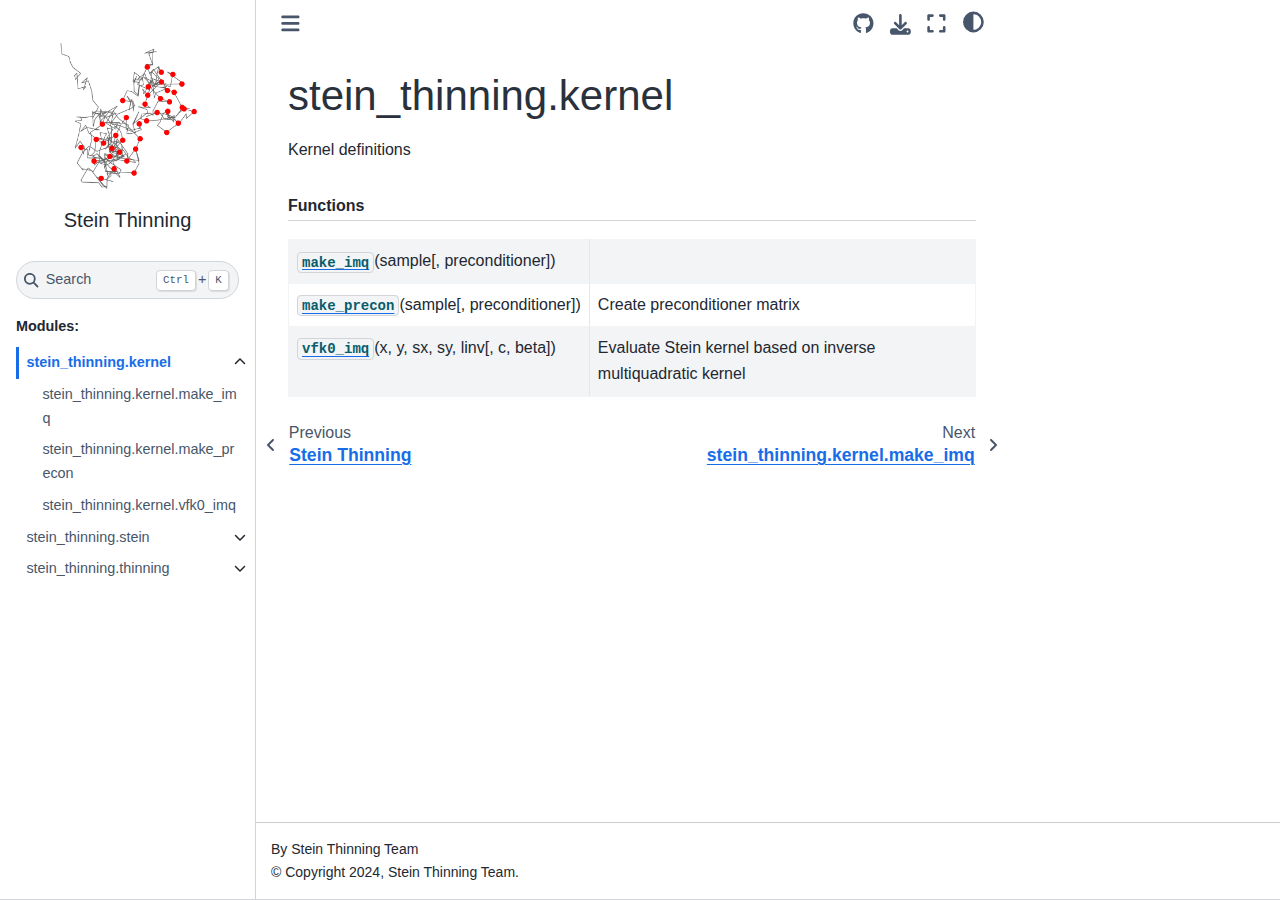
<file: _autosummary/stein_thinning.kernel.html>
<!DOCTYPE html>


<html lang="en" data-content_root="" >

  <head>
    <meta charset="utf-8" />
    <meta name="viewport" content="width=device-width, initial-scale=1.0" /><meta name="viewport" content="width=device-width, initial-scale=1" />

    <title>stein_thinning.kernel &#8212; Stein Thinning 0.2.0 documentation</title>
  
  
  
  <script data-cfasync="false">
    document.documentElement.dataset.mode = localStorage.getItem("mode") || "";
    document.documentElement.dataset.theme = localStorage.getItem("theme") || "";
  </script>
  <!-- 
    this give us a css class that will be invisible only if js is disabled 
  -->
  <noscript>
    <style>
      .pst-js-only { display: none !important; }

    </style>
  </noscript>
  
  <!-- Loaded before other Sphinx assets -->
  <link href="../_static/styles/theme.css?digest=26a4bc78f4c0ddb94549" rel="stylesheet" />
<link href="../_static/styles/pydata-sphinx-theme.css?digest=26a4bc78f4c0ddb94549" rel="stylesheet" />

    <link rel="stylesheet" type="text/css" href="../_static/pygments.css?v=a746c00c" />
    <link rel="stylesheet" type="text/css" href="../_static/styles/sphinx-book-theme.css?v=a3416100" />
    <link rel="stylesheet" type="text/css" href="../_static/style.css?v=8bdf28ea" />
  
  <!-- So that users can add custom icons -->
  <script src="../_static/scripts/fontawesome.js?digest=26a4bc78f4c0ddb94549"></script>
  <!-- Pre-loaded scripts that we'll load fully later -->
  <link rel="preload" as="script" href="../_static/scripts/bootstrap.js?digest=26a4bc78f4c0ddb94549" />
<link rel="preload" as="script" href="../_static/scripts/pydata-sphinx-theme.js?digest=26a4bc78f4c0ddb94549" />

    <script data-url_root="../" id="documentation_options" src="../_static/documentation_options.js?v=1690763d"></script>
    <script src="../_static/doctools.js?v=888ff710"></script>
    <script src="../_static/sphinx_highlight.js?v=4825356b"></script>
    <script src="../_static/scripts/sphinx-book-theme.js?v=887ef09a"></script>
    <script>DOCUMENTATION_OPTIONS.pagename = '_autosummary/stein_thinning.kernel';</script>
    <link rel="index" title="Index" href="../genindex.html" />
    <link rel="search" title="Search" href="../search.html" />
    <link rel="next" title="stein_thinning.kernel.make_imq" href="stein_thinning.kernel.make_imq.html" />
    <link rel="prev" title="Stein Thinning" href="../index.html" />
  <meta name="viewport" content="width=device-width, initial-scale=1"/>
  <meta name="docsearch:language" content="en"/>
  <meta name="docsearch:version" content="" />
  </head>
  
  
  <body data-bs-spy="scroll" data-bs-target=".bd-toc-nav" data-offset="180" data-bs-root-margin="0px 0px -60%" data-default-mode="">

  
  
  <div id="pst-skip-link" class="skip-link d-print-none"><a href="#main-content">Skip to main content</a></div>
  
  <div id="pst-scroll-pixel-helper"></div>
  
  <button type="button" class="btn rounded-pill" id="pst-back-to-top">
    <i class="fa-solid fa-arrow-up"></i>Back to top</button>

  
  <dialog id="pst-search-dialog">
    
<form class="bd-search d-flex align-items-center"
      action="../search.html"
      method="get">
  <i class="fa-solid fa-magnifying-glass"></i>
  <input type="search"
         class="form-control"
         name="q"
         placeholder="Search..."
         aria-label="Search..."
         autocomplete="off"
         autocorrect="off"
         autocapitalize="off"
         spellcheck="false"/>
  <span class="search-button__kbd-shortcut"><kbd class="kbd-shortcut__modifier">Ctrl</kbd>+<kbd>K</kbd></span>
</form>
  </dialog>

  <div class="pst-async-banner-revealer d-none">
  <aside id="bd-header-version-warning" class="d-none d-print-none" aria-label="Version warning"></aside>
</div>

  
    <header class="bd-header navbar navbar-expand-lg bd-navbar d-print-none">
    </header>
  

  <div class="bd-container">
    <div class="bd-container__inner bd-page-width">
      
      
      
      <dialog id="pst-primary-sidebar-modal"></dialog>
      <div id="pst-primary-sidebar" class="bd-sidebar-primary bd-sidebar">
        

  
  <div class="sidebar-header-items sidebar-primary__section">
    
    
    
    
  </div>
  
    <div class="sidebar-primary-items__start sidebar-primary__section">
        <div class="sidebar-primary-item">

  
    
  

<a class="navbar-brand logo" href="../index.html">
  
  
  
  
  
    
    
      
    
    
    <img src="../_static/gmm.png" class="logo__image only-light" alt=""/>
    <img src="../_static/gmm.png" class="logo__image only-dark pst-js-only" alt=""/>
  
  
    <p class="title logo__title">Stein Thinning</p>
  
</a></div>
        <div class="sidebar-primary-item">

<button class="btn search-button-field search-button__button pst-js-only" title="Search" aria-label="Search" data-bs-placement="bottom" data-bs-toggle="tooltip">
 <i class="fa-solid fa-magnifying-glass"></i>
 <span class="search-button__default-text">Search</span>
 <span class="search-button__kbd-shortcut"><kbd class="kbd-shortcut__modifier">Ctrl</kbd>+<kbd class="kbd-shortcut__modifier">K</kbd></span>
</button></div>
        <div class="sidebar-primary-item"><nav class="bd-links bd-docs-nav" aria-label="Main">
    <div class="bd-toc-item navbar-nav active">
        <p aria-level="2" class="caption" role="heading"><span class="caption-text">Modules:</span></p>
<ul class="current nav bd-sidenav">
<li class="toctree-l1 current active has-children"><a class="current reference internal" href="#">stein_thinning.kernel</a><details open="open"><summary><span class="toctree-toggle" role="presentation"><i class="fa-solid fa-chevron-down"></i></span></summary><ul>
<li class="toctree-l2"><a class="reference internal" href="stein_thinning.kernel.make_imq.html">stein_thinning.kernel.make_imq</a></li>
<li class="toctree-l2"><a class="reference internal" href="stein_thinning.kernel.make_precon.html">stein_thinning.kernel.make_precon</a></li>
<li class="toctree-l2"><a class="reference internal" href="stein_thinning.kernel.vfk0_imq.html">stein_thinning.kernel.vfk0_imq</a></li>
</ul>
</details></li>
<li class="toctree-l1 has-children"><a class="reference internal" href="stein_thinning.stein.html">stein_thinning.stein</a><details><summary><span class="toctree-toggle" role="presentation"><i class="fa-solid fa-chevron-down"></i></span></summary><ul>
<li class="toctree-l2"><a class="reference internal" href="stein_thinning.stein.kmat.html">stein_thinning.stein.kmat</a></li>
<li class="toctree-l2"><a class="reference internal" href="stein_thinning.stein.ksd.html">stein_thinning.stein.ksd</a></li>
</ul>
</details></li>
<li class="toctree-l1 has-children"><a class="reference internal" href="stein_thinning.thinning.html">stein_thinning.thinning</a><details><summary><span class="toctree-toggle" role="presentation"><i class="fa-solid fa-chevron-down"></i></span></summary><ul>
<li class="toctree-l2"><a class="reference internal" href="stein_thinning.thinning.thin.html">stein_thinning.thinning.thin</a></li>
<li class="toctree-l2"><a class="reference internal" href="stein_thinning.thinning.thin_gf.html">stein_thinning.thinning.thin_gf</a></li>
</ul>
</details></li>
</ul>

    </div>
</nav></div>
    </div>
  
  
  <div class="sidebar-primary-items__end sidebar-primary__section">
  </div>
  
  <div id="rtd-footer-container"></div>


      </div>
      
      <main id="main-content" class="bd-main" role="main">
        
        

<div class="sbt-scroll-pixel-helper"></div>

          <div class="bd-content">
            <div class="bd-article-container">
              
              <div class="bd-header-article d-print-none">
<div class="header-article-items header-article__inner">
  
    <div class="header-article-items__start">
      
        <div class="header-article-item"><button class="sidebar-toggle primary-toggle btn btn-sm" title="Toggle primary sidebar" data-bs-placement="bottom" data-bs-toggle="tooltip">
  <span class="fa-solid fa-bars"></span>
</button></div>
      
    </div>
  
  
    <div class="header-article-items__end">
      
        <div class="header-article-item">

<div class="article-header-buttons">


<a href="https://github.com/wilson-ye-chen/stein_thinning" target="_blank"
   class="btn btn-sm btn-source-repository-button"
   title="Source repository"
   data-bs-placement="bottom" data-bs-toggle="tooltip"
>
  

<span class="btn__icon-container">
  <i class="fab fa-github"></i>
  </span>

</a>






<div class="dropdown dropdown-download-buttons">
  <button class="btn dropdown-toggle" type="button" data-bs-toggle="dropdown" aria-expanded="false" aria-label="Download this page">
    <i class="fas fa-download"></i>
  </button>
  <ul class="dropdown-menu">
      
      
      
      <li><a href="../_sources/_autosummary/stein_thinning.kernel.rst" target="_blank"
   class="btn btn-sm btn-download-source-button dropdown-item"
   title="Download source file"
   data-bs-placement="left" data-bs-toggle="tooltip"
>
  

<span class="btn__icon-container">
  <i class="fas fa-file"></i>
  </span>
<span class="btn__text-container">.rst</span>
</a>
</li>
      
      
      
      
      <li>
<button onclick="window.print()"
  class="btn btn-sm btn-download-pdf-button dropdown-item"
  title="Print to PDF"
  data-bs-placement="left" data-bs-toggle="tooltip"
>
  

<span class="btn__icon-container">
  <i class="fas fa-file-pdf"></i>
  </span>
<span class="btn__text-container">.pdf</span>
</button>
</li>
      
  </ul>
</div>




<button onclick="toggleFullScreen()"
  class="btn btn-sm btn-fullscreen-button"
  title="Fullscreen mode"
  data-bs-placement="bottom" data-bs-toggle="tooltip"
>
  

<span class="btn__icon-container">
  <i class="fas fa-expand"></i>
  </span>

</button>



<button class="btn btn-sm nav-link pst-navbar-icon theme-switch-button pst-js-only" aria-label="Color mode" data-bs-title="Color mode"  data-bs-placement="bottom" data-bs-toggle="tooltip">
  <i class="theme-switch fa-solid fa-sun                fa-lg" data-mode="light" title="Light"></i>
  <i class="theme-switch fa-solid fa-moon               fa-lg" data-mode="dark"  title="Dark"></i>
  <i class="theme-switch fa-solid fa-circle-half-stroke fa-lg" data-mode="auto"  title="System Settings"></i>
</button>


<button class="btn btn-sm pst-navbar-icon search-button search-button__button pst-js-only" title="Search" aria-label="Search" data-bs-placement="bottom" data-bs-toggle="tooltip">
    <i class="fa-solid fa-magnifying-glass fa-lg"></i>
</button>

</div></div>
      
    </div>
  
</div>
</div>
              
              

<div id="jb-print-docs-body" class="onlyprint">
    <h1>stein_thinning.kernel</h1>
    <!-- Table of contents -->
    <div id="print-main-content">
        <div id="jb-print-toc">
            
        </div>
    </div>
</div>

              
                
<div id="searchbox"></div>
                <article class="bd-article">
                  
  <section id="module-stein_thinning.kernel">
<span id="stein-thinning-kernel"></span><h1>stein_thinning.kernel<a class="headerlink" href="#module-stein_thinning.kernel" title="Permalink to this heading">#</a></h1>
<p>Kernel definitions</p>
<p class="rubric">Functions</p>
<div class="pst-scrollable-table-container"><table class="autosummary longtable table autosummary">
<tbody>
<tr class="row-odd"><td><p><a class="reference internal" href="stein_thinning.kernel.make_imq.html#stein_thinning.kernel.make_imq" title="stein_thinning.kernel.make_imq"><code class="xref py py-obj docutils literal notranslate"><span class="pre">make_imq</span></code></a>(sample[, preconditioner])</p></td>
<td><p></p></td>
</tr>
<tr class="row-even"><td><p><a class="reference internal" href="stein_thinning.kernel.make_precon.html#stein_thinning.kernel.make_precon" title="stein_thinning.kernel.make_precon"><code class="xref py py-obj docutils literal notranslate"><span class="pre">make_precon</span></code></a>(sample[, preconditioner])</p></td>
<td><p>Create preconditioner matrix</p></td>
</tr>
<tr class="row-odd"><td><p><a class="reference internal" href="stein_thinning.kernel.vfk0_imq.html#stein_thinning.kernel.vfk0_imq" title="stein_thinning.kernel.vfk0_imq"><code class="xref py py-obj docutils literal notranslate"><span class="pre">vfk0_imq</span></code></a>(x, y, sx, sy, linv[, c, beta])</p></td>
<td><p>Evaluate Stein kernel based on inverse multiquadratic kernel</p></td>
</tr>
</tbody>
</table>
</div>
</section>


                </article>
              

              
              
              
              
                <footer class="prev-next-footer d-print-none">
                  
<div class="prev-next-area">
    <a class="left-prev"
       href="../index.html"
       title="previous page">
      <i class="fa-solid fa-angle-left"></i>
      <div class="prev-next-info">
        <p class="prev-next-subtitle">previous</p>
        <p class="prev-next-title">Stein Thinning</p>
      </div>
    </a>
    <a class="right-next"
       href="stein_thinning.kernel.make_imq.html"
       title="next page">
      <div class="prev-next-info">
        <p class="prev-next-subtitle">next</p>
        <p class="prev-next-title">stein_thinning.kernel.make_imq</p>
      </div>
      <i class="fa-solid fa-angle-right"></i>
    </a>
</div>
                </footer>
              
            </div>
            
            
              
            
          </div>
          <footer class="bd-footer-content">
            
<div class="bd-footer-content__inner container">
  
  <div class="footer-item">
    
<p class="component-author">
By Stein Thinning Team
</p>

  </div>
  
  <div class="footer-item">
    

  <p class="copyright">
    
      © Copyright 2024, Stein Thinning Team.
      <br/>
    
  </p>

  </div>
  
  <div class="footer-item">
    
  </div>
  
  <div class="footer-item">
    
  </div>
  
</div>
          </footer>
        

      </main>
    </div>
  </div>
  
  <!-- Scripts loaded after <body> so the DOM is not blocked -->
  <script defer src="../_static/scripts/bootstrap.js?digest=26a4bc78f4c0ddb94549"></script>
<script defer src="../_static/scripts/pydata-sphinx-theme.js?digest=26a4bc78f4c0ddb94549"></script>

  <footer class="bd-footer">
  </footer>
  </body>
</html>
</file>
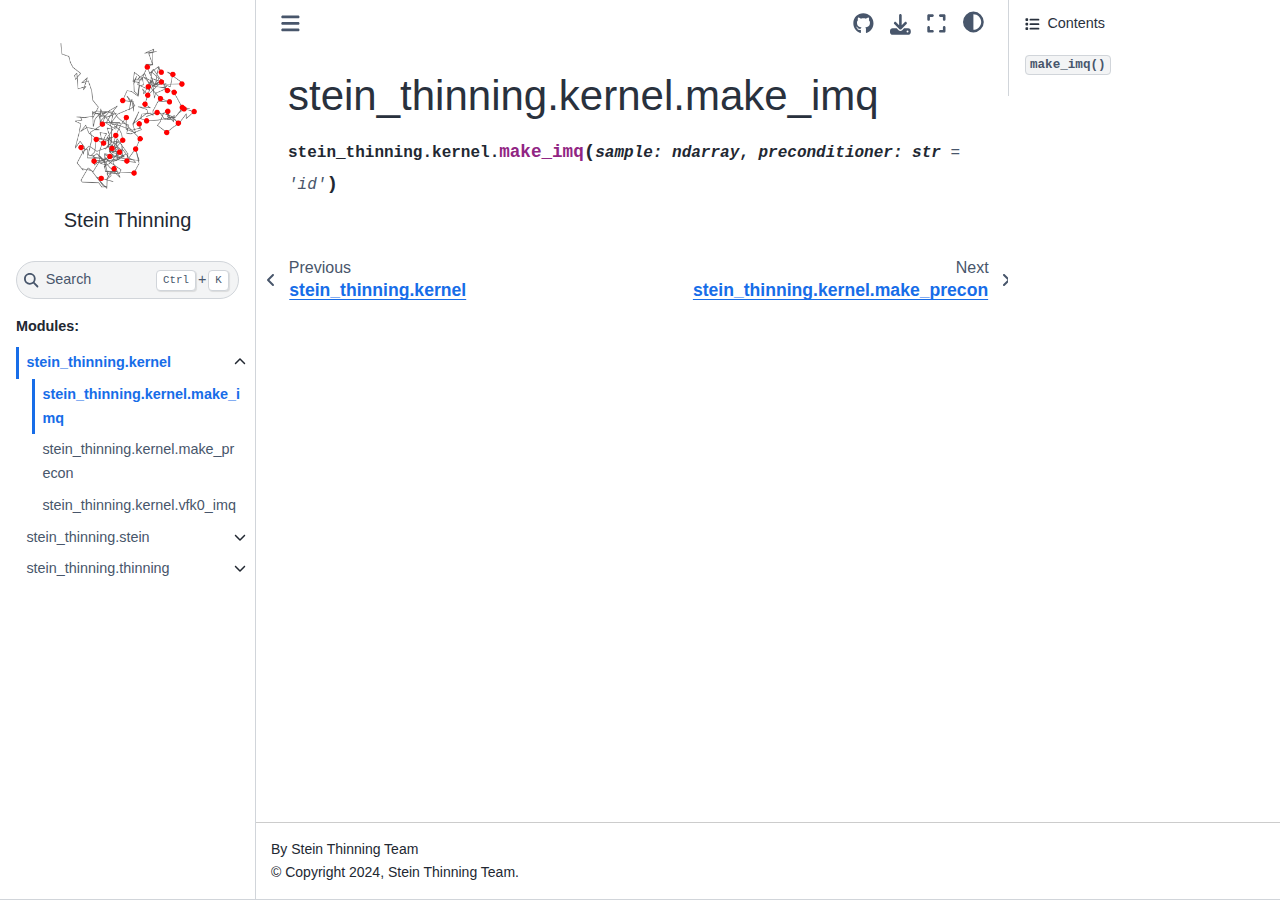
<file: _autosummary/stein_thinning.kernel.make_imq.html>
<!DOCTYPE html>


<html lang="en" data-content_root="" >

  <head>
    <meta charset="utf-8" />
    <meta name="viewport" content="width=device-width, initial-scale=1.0" /><meta name="viewport" content="width=device-width, initial-scale=1" />

    <title>stein_thinning.kernel.make_imq &#8212; Stein Thinning 0.2.0 documentation</title>
  
  
  
  <script data-cfasync="false">
    document.documentElement.dataset.mode = localStorage.getItem("mode") || "";
    document.documentElement.dataset.theme = localStorage.getItem("theme") || "";
  </script>
  <!-- 
    this give us a css class that will be invisible only if js is disabled 
  -->
  <noscript>
    <style>
      .pst-js-only { display: none !important; }

    </style>
  </noscript>
  
  <!-- Loaded before other Sphinx assets -->
  <link href="../_static/styles/theme.css?digest=26a4bc78f4c0ddb94549" rel="stylesheet" />
<link href="../_static/styles/pydata-sphinx-theme.css?digest=26a4bc78f4c0ddb94549" rel="stylesheet" />

    <link rel="stylesheet" type="text/css" href="../_static/pygments.css?v=a746c00c" />
    <link rel="stylesheet" type="text/css" href="../_static/styles/sphinx-book-theme.css?v=a3416100" />
    <link rel="stylesheet" type="text/css" href="../_static/style.css?v=8bdf28ea" />
  
  <!-- So that users can add custom icons -->
  <script src="../_static/scripts/fontawesome.js?digest=26a4bc78f4c0ddb94549"></script>
  <!-- Pre-loaded scripts that we'll load fully later -->
  <link rel="preload" as="script" href="../_static/scripts/bootstrap.js?digest=26a4bc78f4c0ddb94549" />
<link rel="preload" as="script" href="../_static/scripts/pydata-sphinx-theme.js?digest=26a4bc78f4c0ddb94549" />

    <script data-url_root="../" id="documentation_options" src="../_static/documentation_options.js?v=1690763d"></script>
    <script src="../_static/doctools.js?v=888ff710"></script>
    <script src="../_static/sphinx_highlight.js?v=4825356b"></script>
    <script src="../_static/scripts/sphinx-book-theme.js?v=887ef09a"></script>
    <script>DOCUMENTATION_OPTIONS.pagename = '_autosummary/stein_thinning.kernel.make_imq';</script>
    <link rel="index" title="Index" href="../genindex.html" />
    <link rel="search" title="Search" href="../search.html" />
    <link rel="next" title="stein_thinning.kernel.make_precon" href="stein_thinning.kernel.make_precon.html" />
    <link rel="prev" title="stein_thinning.kernel" href="stein_thinning.kernel.html" />
  <meta name="viewport" content="width=device-width, initial-scale=1"/>
  <meta name="docsearch:language" content="en"/>
  <meta name="docsearch:version" content="" />
  </head>
  
  
  <body data-bs-spy="scroll" data-bs-target=".bd-toc-nav" data-offset="180" data-bs-root-margin="0px 0px -60%" data-default-mode="">

  
  
  <div id="pst-skip-link" class="skip-link d-print-none"><a href="#main-content">Skip to main content</a></div>
  
  <div id="pst-scroll-pixel-helper"></div>
  
  <button type="button" class="btn rounded-pill" id="pst-back-to-top">
    <i class="fa-solid fa-arrow-up"></i>Back to top</button>

  
  <dialog id="pst-search-dialog">
    
<form class="bd-search d-flex align-items-center"
      action="../search.html"
      method="get">
  <i class="fa-solid fa-magnifying-glass"></i>
  <input type="search"
         class="form-control"
         name="q"
         placeholder="Search..."
         aria-label="Search..."
         autocomplete="off"
         autocorrect="off"
         autocapitalize="off"
         spellcheck="false"/>
  <span class="search-button__kbd-shortcut"><kbd class="kbd-shortcut__modifier">Ctrl</kbd>+<kbd>K</kbd></span>
</form>
  </dialog>

  <div class="pst-async-banner-revealer d-none">
  <aside id="bd-header-version-warning" class="d-none d-print-none" aria-label="Version warning"></aside>
</div>

  
    <header class="bd-header navbar navbar-expand-lg bd-navbar d-print-none">
    </header>
  

  <div class="bd-container">
    <div class="bd-container__inner bd-page-width">
      
      
      
      <dialog id="pst-primary-sidebar-modal"></dialog>
      <div id="pst-primary-sidebar" class="bd-sidebar-primary bd-sidebar">
        

  
  <div class="sidebar-header-items sidebar-primary__section">
    
    
    
    
  </div>
  
    <div class="sidebar-primary-items__start sidebar-primary__section">
        <div class="sidebar-primary-item">

  
    
  

<a class="navbar-brand logo" href="../index.html">
  
  
  
  
  
    
    
      
    
    
    <img src="../_static/gmm.png" class="logo__image only-light" alt=""/>
    <img src="../_static/gmm.png" class="logo__image only-dark pst-js-only" alt=""/>
  
  
    <p class="title logo__title">Stein Thinning</p>
  
</a></div>
        <div class="sidebar-primary-item">

<button class="btn search-button-field search-button__button pst-js-only" title="Search" aria-label="Search" data-bs-placement="bottom" data-bs-toggle="tooltip">
 <i class="fa-solid fa-magnifying-glass"></i>
 <span class="search-button__default-text">Search</span>
 <span class="search-button__kbd-shortcut"><kbd class="kbd-shortcut__modifier">Ctrl</kbd>+<kbd class="kbd-shortcut__modifier">K</kbd></span>
</button></div>
        <div class="sidebar-primary-item"><nav class="bd-links bd-docs-nav" aria-label="Main">
    <div class="bd-toc-item navbar-nav active">
        <p aria-level="2" class="caption" role="heading"><span class="caption-text">Modules:</span></p>
<ul class="current nav bd-sidenav">
<li class="toctree-l1 current active has-children"><a class="reference internal" href="stein_thinning.kernel.html">stein_thinning.kernel</a><details open="open"><summary><span class="toctree-toggle" role="presentation"><i class="fa-solid fa-chevron-down"></i></span></summary><ul class="current">
<li class="toctree-l2 current active"><a class="current reference internal" href="#">stein_thinning.kernel.make_imq</a></li>
<li class="toctree-l2"><a class="reference internal" href="stein_thinning.kernel.make_precon.html">stein_thinning.kernel.make_precon</a></li>
<li class="toctree-l2"><a class="reference internal" href="stein_thinning.kernel.vfk0_imq.html">stein_thinning.kernel.vfk0_imq</a></li>
</ul>
</details></li>
<li class="toctree-l1 has-children"><a class="reference internal" href="stein_thinning.stein.html">stein_thinning.stein</a><details><summary><span class="toctree-toggle" role="presentation"><i class="fa-solid fa-chevron-down"></i></span></summary><ul>
<li class="toctree-l2"><a class="reference internal" href="stein_thinning.stein.kmat.html">stein_thinning.stein.kmat</a></li>
<li class="toctree-l2"><a class="reference internal" href="stein_thinning.stein.ksd.html">stein_thinning.stein.ksd</a></li>
</ul>
</details></li>
<li class="toctree-l1 has-children"><a class="reference internal" href="stein_thinning.thinning.html">stein_thinning.thinning</a><details><summary><span class="toctree-toggle" role="presentation"><i class="fa-solid fa-chevron-down"></i></span></summary><ul>
<li class="toctree-l2"><a class="reference internal" href="stein_thinning.thinning.thin.html">stein_thinning.thinning.thin</a></li>
<li class="toctree-l2"><a class="reference internal" href="stein_thinning.thinning.thin_gf.html">stein_thinning.thinning.thin_gf</a></li>
</ul>
</details></li>
</ul>

    </div>
</nav></div>
    </div>
  
  
  <div class="sidebar-primary-items__end sidebar-primary__section">
  </div>
  
  <div id="rtd-footer-container"></div>


      </div>
      
      <main id="main-content" class="bd-main" role="main">
        
        

<div class="sbt-scroll-pixel-helper"></div>

          <div class="bd-content">
            <div class="bd-article-container">
              
              <div class="bd-header-article d-print-none">
<div class="header-article-items header-article__inner">
  
    <div class="header-article-items__start">
      
        <div class="header-article-item"><button class="sidebar-toggle primary-toggle btn btn-sm" title="Toggle primary sidebar" data-bs-placement="bottom" data-bs-toggle="tooltip">
  <span class="fa-solid fa-bars"></span>
</button></div>
      
    </div>
  
  
    <div class="header-article-items__end">
      
        <div class="header-article-item">

<div class="article-header-buttons">


<a href="https://github.com/wilson-ye-chen/stein_thinning" target="_blank"
   class="btn btn-sm btn-source-repository-button"
   title="Source repository"
   data-bs-placement="bottom" data-bs-toggle="tooltip"
>
  

<span class="btn__icon-container">
  <i class="fab fa-github"></i>
  </span>

</a>






<div class="dropdown dropdown-download-buttons">
  <button class="btn dropdown-toggle" type="button" data-bs-toggle="dropdown" aria-expanded="false" aria-label="Download this page">
    <i class="fas fa-download"></i>
  </button>
  <ul class="dropdown-menu">
      
      
      
      <li><a href="../_sources/_autosummary/stein_thinning.kernel.make_imq.rst" target="_blank"
   class="btn btn-sm btn-download-source-button dropdown-item"
   title="Download source file"
   data-bs-placement="left" data-bs-toggle="tooltip"
>
  

<span class="btn__icon-container">
  <i class="fas fa-file"></i>
  </span>
<span class="btn__text-container">.rst</span>
</a>
</li>
      
      
      
      
      <li>
<button onclick="window.print()"
  class="btn btn-sm btn-download-pdf-button dropdown-item"
  title="Print to PDF"
  data-bs-placement="left" data-bs-toggle="tooltip"
>
  

<span class="btn__icon-container">
  <i class="fas fa-file-pdf"></i>
  </span>
<span class="btn__text-container">.pdf</span>
</button>
</li>
      
  </ul>
</div>




<button onclick="toggleFullScreen()"
  class="btn btn-sm btn-fullscreen-button"
  title="Fullscreen mode"
  data-bs-placement="bottom" data-bs-toggle="tooltip"
>
  

<span class="btn__icon-container">
  <i class="fas fa-expand"></i>
  </span>

</button>



<button class="btn btn-sm nav-link pst-navbar-icon theme-switch-button pst-js-only" aria-label="Color mode" data-bs-title="Color mode"  data-bs-placement="bottom" data-bs-toggle="tooltip">
  <i class="theme-switch fa-solid fa-sun                fa-lg" data-mode="light" title="Light"></i>
  <i class="theme-switch fa-solid fa-moon               fa-lg" data-mode="dark"  title="Dark"></i>
  <i class="theme-switch fa-solid fa-circle-half-stroke fa-lg" data-mode="auto"  title="System Settings"></i>
</button>


<button class="btn btn-sm pst-navbar-icon search-button search-button__button pst-js-only" title="Search" aria-label="Search" data-bs-placement="bottom" data-bs-toggle="tooltip">
    <i class="fa-solid fa-magnifying-glass fa-lg"></i>
</button>
<button class="sidebar-toggle secondary-toggle btn btn-sm" title="Toggle secondary sidebar" data-bs-placement="bottom" data-bs-toggle="tooltip">
    <span class="fa-solid fa-list"></span>
</button>
</div></div>
      
    </div>
  
</div>
</div>
              
              

<div id="jb-print-docs-body" class="onlyprint">
    <h1>stein_thinning.kernel.make_imq</h1>
    <!-- Table of contents -->
    <div id="print-main-content">
        <div id="jb-print-toc">
            
            <div>
                <h2> Contents </h2>
            </div>
            <nav aria-label="Page">
                <ul class="visible nav section-nav flex-column">
<li class="toc-h2 nav-item toc-entry"><a class="reference internal nav-link" href="#stein_thinning.kernel.make_imq"><code class="docutils literal notranslate"><span class="pre">make_imq()</span></code></a></li>
</ul>
            </nav>
        </div>
    </div>
</div>

              
                
<div id="searchbox"></div>
                <article class="bd-article">
                  
  <section id="stein-thinning-kernel-make-imq">
<h1>stein_thinning.kernel.make_imq<a class="headerlink" href="#stein-thinning-kernel-make-imq" title="Permalink to this heading">#</a></h1>
<dl class="py function">
<dt class="sig sig-object py" id="stein_thinning.kernel.make_imq">
<span class="sig-prename descclassname"><span class="pre">stein_thinning.kernel.</span></span><span class="sig-name descname"><span class="pre">make_imq</span></span><span class="sig-paren">(</span><em class="sig-param"><span class="n"><span class="pre">sample</span></span><span class="p"><span class="pre">:</span></span><span class="w"> </span><span class="n"><span class="pre">ndarray</span></span></em>, <em class="sig-param"><span class="n"><span class="pre">preconditioner</span></span><span class="p"><span class="pre">:</span></span><span class="w"> </span><span class="n"><span class="pre">str</span></span><span class="w"> </span><span class="o"><span class="pre">=</span></span><span class="w"> </span><span class="default_value"><span class="pre">'id'</span></span></em><span class="sig-paren">)</span><a class="headerlink" href="#stein_thinning.kernel.make_imq" title="Permalink to this definition">#</a></dt>
<dd></dd></dl>

</section>


                </article>
              

              
              
              
              
                <footer class="prev-next-footer d-print-none">
                  
<div class="prev-next-area">
    <a class="left-prev"
       href="stein_thinning.kernel.html"
       title="previous page">
      <i class="fa-solid fa-angle-left"></i>
      <div class="prev-next-info">
        <p class="prev-next-subtitle">previous</p>
        <p class="prev-next-title">stein_thinning.kernel</p>
      </div>
    </a>
    <a class="right-next"
       href="stein_thinning.kernel.make_precon.html"
       title="next page">
      <div class="prev-next-info">
        <p class="prev-next-subtitle">next</p>
        <p class="prev-next-title">stein_thinning.kernel.make_precon</p>
      </div>
      <i class="fa-solid fa-angle-right"></i>
    </a>
</div>
                </footer>
              
            </div>
            
            
              
                <dialog id="pst-secondary-sidebar-modal"></dialog>
                <div id="pst-secondary-sidebar" class="bd-sidebar-secondary bd-toc"><div class="sidebar-secondary-items sidebar-secondary__inner">


  <div class="sidebar-secondary-item">
  <div class="page-toc tocsection onthispage">
    <i class="fa-solid fa-list"></i> Contents
  </div>
  <nav class="bd-toc-nav page-toc">
    <ul class="visible nav section-nav flex-column">
<li class="toc-h2 nav-item toc-entry"><a class="reference internal nav-link" href="#stein_thinning.kernel.make_imq"><code class="docutils literal notranslate"><span class="pre">make_imq()</span></code></a></li>
</ul>
  </nav></div>

</div></div>
              
            
          </div>
          <footer class="bd-footer-content">
            
<div class="bd-footer-content__inner container">
  
  <div class="footer-item">
    
<p class="component-author">
By Stein Thinning Team
</p>

  </div>
  
  <div class="footer-item">
    

  <p class="copyright">
    
      © Copyright 2024, Stein Thinning Team.
      <br/>
    
  </p>

  </div>
  
  <div class="footer-item">
    
  </div>
  
  <div class="footer-item">
    
  </div>
  
</div>
          </footer>
        

      </main>
    </div>
  </div>
  
  <!-- Scripts loaded after <body> so the DOM is not blocked -->
  <script defer src="../_static/scripts/bootstrap.js?digest=26a4bc78f4c0ddb94549"></script>
<script defer src="../_static/scripts/pydata-sphinx-theme.js?digest=26a4bc78f4c0ddb94549"></script>

  <footer class="bd-footer">
  </footer>
  </body>
</html>
</file>
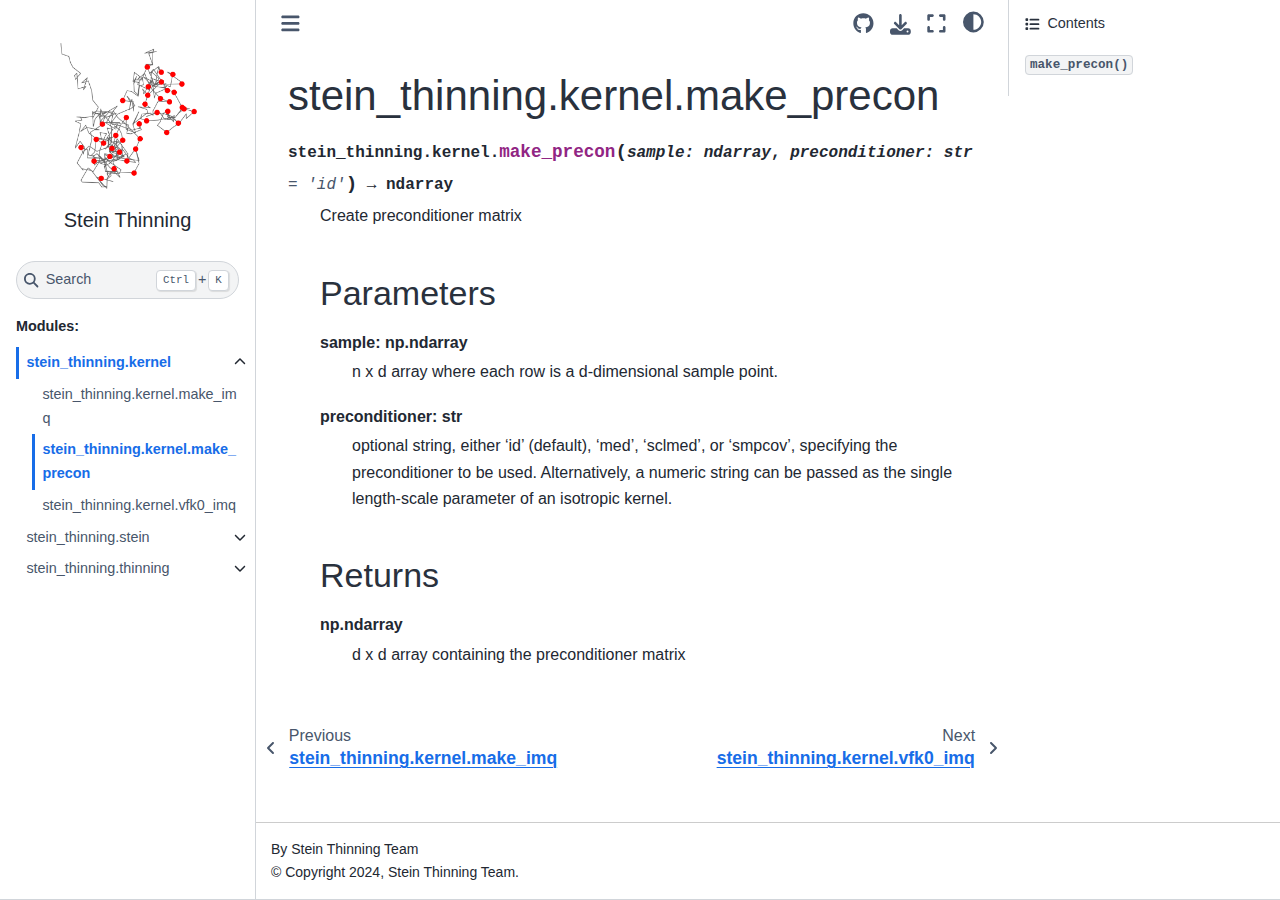
<file: _autosummary/stein_thinning.kernel.make_precon.html>
<!DOCTYPE html>


<html lang="en" data-content_root="" >

  <head>
    <meta charset="utf-8" />
    <meta name="viewport" content="width=device-width, initial-scale=1.0" /><meta name="viewport" content="width=device-width, initial-scale=1" />

    <title>stein_thinning.kernel.make_precon &#8212; Stein Thinning 0.2.0 documentation</title>
  
  
  
  <script data-cfasync="false">
    document.documentElement.dataset.mode = localStorage.getItem("mode") || "";
    document.documentElement.dataset.theme = localStorage.getItem("theme") || "";
  </script>
  <!-- 
    this give us a css class that will be invisible only if js is disabled 
  -->
  <noscript>
    <style>
      .pst-js-only { display: none !important; }

    </style>
  </noscript>
  
  <!-- Loaded before other Sphinx assets -->
  <link href="../_static/styles/theme.css?digest=26a4bc78f4c0ddb94549" rel="stylesheet" />
<link href="../_static/styles/pydata-sphinx-theme.css?digest=26a4bc78f4c0ddb94549" rel="stylesheet" />

    <link rel="stylesheet" type="text/css" href="../_static/pygments.css?v=a746c00c" />
    <link rel="stylesheet" type="text/css" href="../_static/styles/sphinx-book-theme.css?v=a3416100" />
    <link rel="stylesheet" type="text/css" href="../_static/style.css?v=8bdf28ea" />
  
  <!-- So that users can add custom icons -->
  <script src="../_static/scripts/fontawesome.js?digest=26a4bc78f4c0ddb94549"></script>
  <!-- Pre-loaded scripts that we'll load fully later -->
  <link rel="preload" as="script" href="../_static/scripts/bootstrap.js?digest=26a4bc78f4c0ddb94549" />
<link rel="preload" as="script" href="../_static/scripts/pydata-sphinx-theme.js?digest=26a4bc78f4c0ddb94549" />

    <script data-url_root="../" id="documentation_options" src="../_static/documentation_options.js?v=1690763d"></script>
    <script src="../_static/doctools.js?v=888ff710"></script>
    <script src="../_static/sphinx_highlight.js?v=4825356b"></script>
    <script src="../_static/scripts/sphinx-book-theme.js?v=887ef09a"></script>
    <script>DOCUMENTATION_OPTIONS.pagename = '_autosummary/stein_thinning.kernel.make_precon';</script>
    <link rel="index" title="Index" href="../genindex.html" />
    <link rel="search" title="Search" href="../search.html" />
    <link rel="next" title="stein_thinning.kernel.vfk0_imq" href="stein_thinning.kernel.vfk0_imq.html" />
    <link rel="prev" title="stein_thinning.kernel.make_imq" href="stein_thinning.kernel.make_imq.html" />
  <meta name="viewport" content="width=device-width, initial-scale=1"/>
  <meta name="docsearch:language" content="en"/>
  <meta name="docsearch:version" content="" />
  </head>
  
  
  <body data-bs-spy="scroll" data-bs-target=".bd-toc-nav" data-offset="180" data-bs-root-margin="0px 0px -60%" data-default-mode="">

  
  
  <div id="pst-skip-link" class="skip-link d-print-none"><a href="#main-content">Skip to main content</a></div>
  
  <div id="pst-scroll-pixel-helper"></div>
  
  <button type="button" class="btn rounded-pill" id="pst-back-to-top">
    <i class="fa-solid fa-arrow-up"></i>Back to top</button>

  
  <dialog id="pst-search-dialog">
    
<form class="bd-search d-flex align-items-center"
      action="../search.html"
      method="get">
  <i class="fa-solid fa-magnifying-glass"></i>
  <input type="search"
         class="form-control"
         name="q"
         placeholder="Search..."
         aria-label="Search..."
         autocomplete="off"
         autocorrect="off"
         autocapitalize="off"
         spellcheck="false"/>
  <span class="search-button__kbd-shortcut"><kbd class="kbd-shortcut__modifier">Ctrl</kbd>+<kbd>K</kbd></span>
</form>
  </dialog>

  <div class="pst-async-banner-revealer d-none">
  <aside id="bd-header-version-warning" class="d-none d-print-none" aria-label="Version warning"></aside>
</div>

  
    <header class="bd-header navbar navbar-expand-lg bd-navbar d-print-none">
    </header>
  

  <div class="bd-container">
    <div class="bd-container__inner bd-page-width">
      
      
      
      <dialog id="pst-primary-sidebar-modal"></dialog>
      <div id="pst-primary-sidebar" class="bd-sidebar-primary bd-sidebar">
        

  
  <div class="sidebar-header-items sidebar-primary__section">
    
    
    
    
  </div>
  
    <div class="sidebar-primary-items__start sidebar-primary__section">
        <div class="sidebar-primary-item">

  
    
  

<a class="navbar-brand logo" href="../index.html">
  
  
  
  
  
    
    
      
    
    
    <img src="../_static/gmm.png" class="logo__image only-light" alt=""/>
    <img src="../_static/gmm.png" class="logo__image only-dark pst-js-only" alt=""/>
  
  
    <p class="title logo__title">Stein Thinning</p>
  
</a></div>
        <div class="sidebar-primary-item">

<button class="btn search-button-field search-button__button pst-js-only" title="Search" aria-label="Search" data-bs-placement="bottom" data-bs-toggle="tooltip">
 <i class="fa-solid fa-magnifying-glass"></i>
 <span class="search-button__default-text">Search</span>
 <span class="search-button__kbd-shortcut"><kbd class="kbd-shortcut__modifier">Ctrl</kbd>+<kbd class="kbd-shortcut__modifier">K</kbd></span>
</button></div>
        <div class="sidebar-primary-item"><nav class="bd-links bd-docs-nav" aria-label="Main">
    <div class="bd-toc-item navbar-nav active">
        <p aria-level="2" class="caption" role="heading"><span class="caption-text">Modules:</span></p>
<ul class="current nav bd-sidenav">
<li class="toctree-l1 current active has-children"><a class="reference internal" href="stein_thinning.kernel.html">stein_thinning.kernel</a><details open="open"><summary><span class="toctree-toggle" role="presentation"><i class="fa-solid fa-chevron-down"></i></span></summary><ul class="current">
<li class="toctree-l2"><a class="reference internal" href="stein_thinning.kernel.make_imq.html">stein_thinning.kernel.make_imq</a></li>
<li class="toctree-l2 current active"><a class="current reference internal" href="#">stein_thinning.kernel.make_precon</a></li>
<li class="toctree-l2"><a class="reference internal" href="stein_thinning.kernel.vfk0_imq.html">stein_thinning.kernel.vfk0_imq</a></li>
</ul>
</details></li>
<li class="toctree-l1 has-children"><a class="reference internal" href="stein_thinning.stein.html">stein_thinning.stein</a><details><summary><span class="toctree-toggle" role="presentation"><i class="fa-solid fa-chevron-down"></i></span></summary><ul>
<li class="toctree-l2"><a class="reference internal" href="stein_thinning.stein.kmat.html">stein_thinning.stein.kmat</a></li>
<li class="toctree-l2"><a class="reference internal" href="stein_thinning.stein.ksd.html">stein_thinning.stein.ksd</a></li>
</ul>
</details></li>
<li class="toctree-l1 has-children"><a class="reference internal" href="stein_thinning.thinning.html">stein_thinning.thinning</a><details><summary><span class="toctree-toggle" role="presentation"><i class="fa-solid fa-chevron-down"></i></span></summary><ul>
<li class="toctree-l2"><a class="reference internal" href="stein_thinning.thinning.thin.html">stein_thinning.thinning.thin</a></li>
<li class="toctree-l2"><a class="reference internal" href="stein_thinning.thinning.thin_gf.html">stein_thinning.thinning.thin_gf</a></li>
</ul>
</details></li>
</ul>

    </div>
</nav></div>
    </div>
  
  
  <div class="sidebar-primary-items__end sidebar-primary__section">
  </div>
  
  <div id="rtd-footer-container"></div>


      </div>
      
      <main id="main-content" class="bd-main" role="main">
        
        

<div class="sbt-scroll-pixel-helper"></div>

          <div class="bd-content">
            <div class="bd-article-container">
              
              <div class="bd-header-article d-print-none">
<div class="header-article-items header-article__inner">
  
    <div class="header-article-items__start">
      
        <div class="header-article-item"><button class="sidebar-toggle primary-toggle btn btn-sm" title="Toggle primary sidebar" data-bs-placement="bottom" data-bs-toggle="tooltip">
  <span class="fa-solid fa-bars"></span>
</button></div>
      
    </div>
  
  
    <div class="header-article-items__end">
      
        <div class="header-article-item">

<div class="article-header-buttons">


<a href="https://github.com/wilson-ye-chen/stein_thinning" target="_blank"
   class="btn btn-sm btn-source-repository-button"
   title="Source repository"
   data-bs-placement="bottom" data-bs-toggle="tooltip"
>
  

<span class="btn__icon-container">
  <i class="fab fa-github"></i>
  </span>

</a>






<div class="dropdown dropdown-download-buttons">
  <button class="btn dropdown-toggle" type="button" data-bs-toggle="dropdown" aria-expanded="false" aria-label="Download this page">
    <i class="fas fa-download"></i>
  </button>
  <ul class="dropdown-menu">
      
      
      
      <li><a href="../_sources/_autosummary/stein_thinning.kernel.make_precon.rst" target="_blank"
   class="btn btn-sm btn-download-source-button dropdown-item"
   title="Download source file"
   data-bs-placement="left" data-bs-toggle="tooltip"
>
  

<span class="btn__icon-container">
  <i class="fas fa-file"></i>
  </span>
<span class="btn__text-container">.rst</span>
</a>
</li>
      
      
      
      
      <li>
<button onclick="window.print()"
  class="btn btn-sm btn-download-pdf-button dropdown-item"
  title="Print to PDF"
  data-bs-placement="left" data-bs-toggle="tooltip"
>
  

<span class="btn__icon-container">
  <i class="fas fa-file-pdf"></i>
  </span>
<span class="btn__text-container">.pdf</span>
</button>
</li>
      
  </ul>
</div>




<button onclick="toggleFullScreen()"
  class="btn btn-sm btn-fullscreen-button"
  title="Fullscreen mode"
  data-bs-placement="bottom" data-bs-toggle="tooltip"
>
  

<span class="btn__icon-container">
  <i class="fas fa-expand"></i>
  </span>

</button>



<button class="btn btn-sm nav-link pst-navbar-icon theme-switch-button pst-js-only" aria-label="Color mode" data-bs-title="Color mode"  data-bs-placement="bottom" data-bs-toggle="tooltip">
  <i class="theme-switch fa-solid fa-sun                fa-lg" data-mode="light" title="Light"></i>
  <i class="theme-switch fa-solid fa-moon               fa-lg" data-mode="dark"  title="Dark"></i>
  <i class="theme-switch fa-solid fa-circle-half-stroke fa-lg" data-mode="auto"  title="System Settings"></i>
</button>


<button class="btn btn-sm pst-navbar-icon search-button search-button__button pst-js-only" title="Search" aria-label="Search" data-bs-placement="bottom" data-bs-toggle="tooltip">
    <i class="fa-solid fa-magnifying-glass fa-lg"></i>
</button>
<button class="sidebar-toggle secondary-toggle btn btn-sm" title="Toggle secondary sidebar" data-bs-placement="bottom" data-bs-toggle="tooltip">
    <span class="fa-solid fa-list"></span>
</button>
</div></div>
      
    </div>
  
</div>
</div>
              
              

<div id="jb-print-docs-body" class="onlyprint">
    <h1>stein_thinning.kernel.make_precon</h1>
    <!-- Table of contents -->
    <div id="print-main-content">
        <div id="jb-print-toc">
            
            <div>
                <h2> Contents </h2>
            </div>
            <nav aria-label="Page">
                <ul class="visible nav section-nav flex-column">
<li class="toc-h2 nav-item toc-entry"><a class="reference internal nav-link" href="#stein_thinning.kernel.make_precon"><code class="docutils literal notranslate"><span class="pre">make_precon()</span></code></a></li>
</ul>
            </nav>
        </div>
    </div>
</div>

              
                
<div id="searchbox"></div>
                <article class="bd-article">
                  
  <section id="stein-thinning-kernel-make-precon">
<h1>stein_thinning.kernel.make_precon<a class="headerlink" href="#stein-thinning-kernel-make-precon" title="Permalink to this heading">#</a></h1>
<dl class="py function">
<dt class="sig sig-object py" id="stein_thinning.kernel.make_precon">
<span class="sig-prename descclassname"><span class="pre">stein_thinning.kernel.</span></span><span class="sig-name descname"><span class="pre">make_precon</span></span><span class="sig-paren">(</span><em class="sig-param"><span class="n"><span class="pre">sample</span></span><span class="p"><span class="pre">:</span></span><span class="w"> </span><span class="n"><span class="pre">ndarray</span></span></em>, <em class="sig-param"><span class="n"><span class="pre">preconditioner</span></span><span class="p"><span class="pre">:</span></span><span class="w"> </span><span class="n"><span class="pre">str</span></span><span class="w"> </span><span class="o"><span class="pre">=</span></span><span class="w"> </span><span class="default_value"><span class="pre">'id'</span></span></em><span class="sig-paren">)</span> <span class="sig-return"><span class="sig-return-icon">&#x2192;</span> <span class="sig-return-typehint"><span class="pre">ndarray</span></span></span><a class="headerlink" href="#stein_thinning.kernel.make_precon" title="Permalink to this definition">#</a></dt>
<dd><p>Create preconditioner matrix</p>
<section id="parameters">
<h2>Parameters<a class="headerlink" href="#parameters" title="Permalink to this heading">#</a></h2>
<dl class="simple">
<dt>sample: np.ndarray</dt><dd><p>n x d array where each row is a d-dimensional sample point.</p>
</dd>
<dt>preconditioner: str</dt><dd><p>optional string, either ‘id’ (default), ‘med’, ‘sclmed’, or
‘smpcov’, specifying the preconditioner to be used. Alternatively,
a numeric string can be passed as the single length-scale parameter
of an isotropic kernel.</p>
</dd>
</dl>
</section>
<section id="returns">
<h2>Returns<a class="headerlink" href="#returns" title="Permalink to this heading">#</a></h2>
<dl class="simple">
<dt>np.ndarray</dt><dd><p>d x d array containing the preconditioner matrix</p>
</dd>
</dl>
</section>
</dd></dl>

</section>


                </article>
              

              
              
              
              
                <footer class="prev-next-footer d-print-none">
                  
<div class="prev-next-area">
    <a class="left-prev"
       href="stein_thinning.kernel.make_imq.html"
       title="previous page">
      <i class="fa-solid fa-angle-left"></i>
      <div class="prev-next-info">
        <p class="prev-next-subtitle">previous</p>
        <p class="prev-next-title">stein_thinning.kernel.make_imq</p>
      </div>
    </a>
    <a class="right-next"
       href="stein_thinning.kernel.vfk0_imq.html"
       title="next page">
      <div class="prev-next-info">
        <p class="prev-next-subtitle">next</p>
        <p class="prev-next-title">stein_thinning.kernel.vfk0_imq</p>
      </div>
      <i class="fa-solid fa-angle-right"></i>
    </a>
</div>
                </footer>
              
            </div>
            
            
              
                <dialog id="pst-secondary-sidebar-modal"></dialog>
                <div id="pst-secondary-sidebar" class="bd-sidebar-secondary bd-toc"><div class="sidebar-secondary-items sidebar-secondary__inner">


  <div class="sidebar-secondary-item">
  <div class="page-toc tocsection onthispage">
    <i class="fa-solid fa-list"></i> Contents
  </div>
  <nav class="bd-toc-nav page-toc">
    <ul class="visible nav section-nav flex-column">
<li class="toc-h2 nav-item toc-entry"><a class="reference internal nav-link" href="#stein_thinning.kernel.make_precon"><code class="docutils literal notranslate"><span class="pre">make_precon()</span></code></a></li>
</ul>
  </nav></div>

</div></div>
              
            
          </div>
          <footer class="bd-footer-content">
            
<div class="bd-footer-content__inner container">
  
  <div class="footer-item">
    
<p class="component-author">
By Stein Thinning Team
</p>

  </div>
  
  <div class="footer-item">
    

  <p class="copyright">
    
      © Copyright 2024, Stein Thinning Team.
      <br/>
    
  </p>

  </div>
  
  <div class="footer-item">
    
  </div>
  
  <div class="footer-item">
    
  </div>
  
</div>
          </footer>
        

      </main>
    </div>
  </div>
  
  <!-- Scripts loaded after <body> so the DOM is not blocked -->
  <script defer src="../_static/scripts/bootstrap.js?digest=26a4bc78f4c0ddb94549"></script>
<script defer src="../_static/scripts/pydata-sphinx-theme.js?digest=26a4bc78f4c0ddb94549"></script>

  <footer class="bd-footer">
  </footer>
  </body>
</html>
</file>
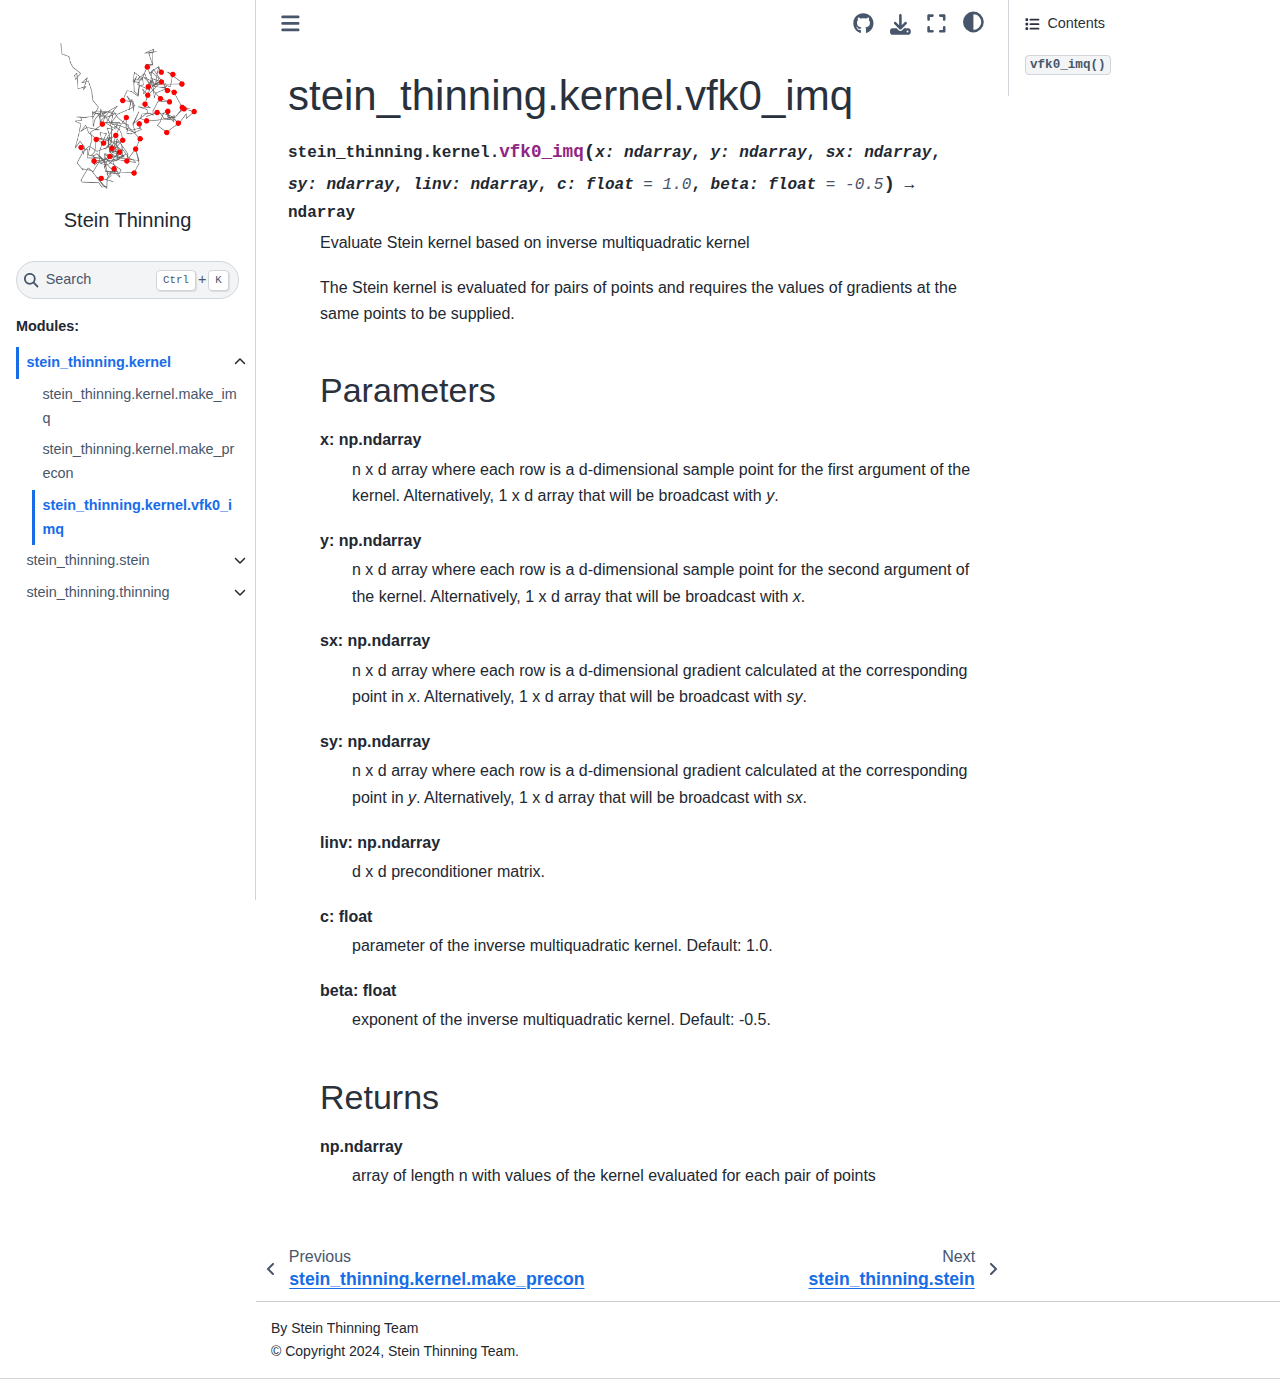
<file: _autosummary/stein_thinning.kernel.vfk0_imq.html>
<!DOCTYPE html>


<html lang="en" data-content_root="" >

  <head>
    <meta charset="utf-8" />
    <meta name="viewport" content="width=device-width, initial-scale=1.0" /><meta name="viewport" content="width=device-width, initial-scale=1" />

    <title>stein_thinning.kernel.vfk0_imq &#8212; Stein Thinning 0.2.0 documentation</title>
  
  
  
  <script data-cfasync="false">
    document.documentElement.dataset.mode = localStorage.getItem("mode") || "";
    document.documentElement.dataset.theme = localStorage.getItem("theme") || "";
  </script>
  <!-- 
    this give us a css class that will be invisible only if js is disabled 
  -->
  <noscript>
    <style>
      .pst-js-only { display: none !important; }

    </style>
  </noscript>
  
  <!-- Loaded before other Sphinx assets -->
  <link href="../_static/styles/theme.css?digest=26a4bc78f4c0ddb94549" rel="stylesheet" />
<link href="../_static/styles/pydata-sphinx-theme.css?digest=26a4bc78f4c0ddb94549" rel="stylesheet" />

    <link rel="stylesheet" type="text/css" href="../_static/pygments.css?v=a746c00c" />
    <link rel="stylesheet" type="text/css" href="../_static/styles/sphinx-book-theme.css?v=a3416100" />
    <link rel="stylesheet" type="text/css" href="../_static/style.css?v=8bdf28ea" />
  
  <!-- So that users can add custom icons -->
  <script src="../_static/scripts/fontawesome.js?digest=26a4bc78f4c0ddb94549"></script>
  <!-- Pre-loaded scripts that we'll load fully later -->
  <link rel="preload" as="script" href="../_static/scripts/bootstrap.js?digest=26a4bc78f4c0ddb94549" />
<link rel="preload" as="script" href="../_static/scripts/pydata-sphinx-theme.js?digest=26a4bc78f4c0ddb94549" />

    <script data-url_root="../" id="documentation_options" src="../_static/documentation_options.js?v=1690763d"></script>
    <script src="../_static/doctools.js?v=888ff710"></script>
    <script src="../_static/sphinx_highlight.js?v=4825356b"></script>
    <script src="../_static/scripts/sphinx-book-theme.js?v=887ef09a"></script>
    <script>DOCUMENTATION_OPTIONS.pagename = '_autosummary/stein_thinning.kernel.vfk0_imq';</script>
    <link rel="index" title="Index" href="../genindex.html" />
    <link rel="search" title="Search" href="../search.html" />
    <link rel="next" title="stein_thinning.stein" href="stein_thinning.stein.html" />
    <link rel="prev" title="stein_thinning.kernel.make_precon" href="stein_thinning.kernel.make_precon.html" />
  <meta name="viewport" content="width=device-width, initial-scale=1"/>
  <meta name="docsearch:language" content="en"/>
  <meta name="docsearch:version" content="" />
  </head>
  
  
  <body data-bs-spy="scroll" data-bs-target=".bd-toc-nav" data-offset="180" data-bs-root-margin="0px 0px -60%" data-default-mode="">

  
  
  <div id="pst-skip-link" class="skip-link d-print-none"><a href="#main-content">Skip to main content</a></div>
  
  <div id="pst-scroll-pixel-helper"></div>
  
  <button type="button" class="btn rounded-pill" id="pst-back-to-top">
    <i class="fa-solid fa-arrow-up"></i>Back to top</button>

  
  <dialog id="pst-search-dialog">
    
<form class="bd-search d-flex align-items-center"
      action="../search.html"
      method="get">
  <i class="fa-solid fa-magnifying-glass"></i>
  <input type="search"
         class="form-control"
         name="q"
         placeholder="Search..."
         aria-label="Search..."
         autocomplete="off"
         autocorrect="off"
         autocapitalize="off"
         spellcheck="false"/>
  <span class="search-button__kbd-shortcut"><kbd class="kbd-shortcut__modifier">Ctrl</kbd>+<kbd>K</kbd></span>
</form>
  </dialog>

  <div class="pst-async-banner-revealer d-none">
  <aside id="bd-header-version-warning" class="d-none d-print-none" aria-label="Version warning"></aside>
</div>

  
    <header class="bd-header navbar navbar-expand-lg bd-navbar d-print-none">
    </header>
  

  <div class="bd-container">
    <div class="bd-container__inner bd-page-width">
      
      
      
      <dialog id="pst-primary-sidebar-modal"></dialog>
      <div id="pst-primary-sidebar" class="bd-sidebar-primary bd-sidebar">
        

  
  <div class="sidebar-header-items sidebar-primary__section">
    
    
    
    
  </div>
  
    <div class="sidebar-primary-items__start sidebar-primary__section">
        <div class="sidebar-primary-item">

  
    
  

<a class="navbar-brand logo" href="../index.html">
  
  
  
  
  
    
    
      
    
    
    <img src="../_static/gmm.png" class="logo__image only-light" alt=""/>
    <img src="../_static/gmm.png" class="logo__image only-dark pst-js-only" alt=""/>
  
  
    <p class="title logo__title">Stein Thinning</p>
  
</a></div>
        <div class="sidebar-primary-item">

<button class="btn search-button-field search-button__button pst-js-only" title="Search" aria-label="Search" data-bs-placement="bottom" data-bs-toggle="tooltip">
 <i class="fa-solid fa-magnifying-glass"></i>
 <span class="search-button__default-text">Search</span>
 <span class="search-button__kbd-shortcut"><kbd class="kbd-shortcut__modifier">Ctrl</kbd>+<kbd class="kbd-shortcut__modifier">K</kbd></span>
</button></div>
        <div class="sidebar-primary-item"><nav class="bd-links bd-docs-nav" aria-label="Main">
    <div class="bd-toc-item navbar-nav active">
        <p aria-level="2" class="caption" role="heading"><span class="caption-text">Modules:</span></p>
<ul class="current nav bd-sidenav">
<li class="toctree-l1 current active has-children"><a class="reference internal" href="stein_thinning.kernel.html">stein_thinning.kernel</a><details open="open"><summary><span class="toctree-toggle" role="presentation"><i class="fa-solid fa-chevron-down"></i></span></summary><ul class="current">
<li class="toctree-l2"><a class="reference internal" href="stein_thinning.kernel.make_imq.html">stein_thinning.kernel.make_imq</a></li>
<li class="toctree-l2"><a class="reference internal" href="stein_thinning.kernel.make_precon.html">stein_thinning.kernel.make_precon</a></li>
<li class="toctree-l2 current active"><a class="current reference internal" href="#">stein_thinning.kernel.vfk0_imq</a></li>
</ul>
</details></li>
<li class="toctree-l1 has-children"><a class="reference internal" href="stein_thinning.stein.html">stein_thinning.stein</a><details><summary><span class="toctree-toggle" role="presentation"><i class="fa-solid fa-chevron-down"></i></span></summary><ul>
<li class="toctree-l2"><a class="reference internal" href="stein_thinning.stein.kmat.html">stein_thinning.stein.kmat</a></li>
<li class="toctree-l2"><a class="reference internal" href="stein_thinning.stein.ksd.html">stein_thinning.stein.ksd</a></li>
</ul>
</details></li>
<li class="toctree-l1 has-children"><a class="reference internal" href="stein_thinning.thinning.html">stein_thinning.thinning</a><details><summary><span class="toctree-toggle" role="presentation"><i class="fa-solid fa-chevron-down"></i></span></summary><ul>
<li class="toctree-l2"><a class="reference internal" href="stein_thinning.thinning.thin.html">stein_thinning.thinning.thin</a></li>
<li class="toctree-l2"><a class="reference internal" href="stein_thinning.thinning.thin_gf.html">stein_thinning.thinning.thin_gf</a></li>
</ul>
</details></li>
</ul>

    </div>
</nav></div>
    </div>
  
  
  <div class="sidebar-primary-items__end sidebar-primary__section">
  </div>
  
  <div id="rtd-footer-container"></div>


      </div>
      
      <main id="main-content" class="bd-main" role="main">
        
        

<div class="sbt-scroll-pixel-helper"></div>

          <div class="bd-content">
            <div class="bd-article-container">
              
              <div class="bd-header-article d-print-none">
<div class="header-article-items header-article__inner">
  
    <div class="header-article-items__start">
      
        <div class="header-article-item"><button class="sidebar-toggle primary-toggle btn btn-sm" title="Toggle primary sidebar" data-bs-placement="bottom" data-bs-toggle="tooltip">
  <span class="fa-solid fa-bars"></span>
</button></div>
      
    </div>
  
  
    <div class="header-article-items__end">
      
        <div class="header-article-item">

<div class="article-header-buttons">


<a href="https://github.com/wilson-ye-chen/stein_thinning" target="_blank"
   class="btn btn-sm btn-source-repository-button"
   title="Source repository"
   data-bs-placement="bottom" data-bs-toggle="tooltip"
>
  

<span class="btn__icon-container">
  <i class="fab fa-github"></i>
  </span>

</a>






<div class="dropdown dropdown-download-buttons">
  <button class="btn dropdown-toggle" type="button" data-bs-toggle="dropdown" aria-expanded="false" aria-label="Download this page">
    <i class="fas fa-download"></i>
  </button>
  <ul class="dropdown-menu">
      
      
      
      <li><a href="../_sources/_autosummary/stein_thinning.kernel.vfk0_imq.rst" target="_blank"
   class="btn btn-sm btn-download-source-button dropdown-item"
   title="Download source file"
   data-bs-placement="left" data-bs-toggle="tooltip"
>
  

<span class="btn__icon-container">
  <i class="fas fa-file"></i>
  </span>
<span class="btn__text-container">.rst</span>
</a>
</li>
      
      
      
      
      <li>
<button onclick="window.print()"
  class="btn btn-sm btn-download-pdf-button dropdown-item"
  title="Print to PDF"
  data-bs-placement="left" data-bs-toggle="tooltip"
>
  

<span class="btn__icon-container">
  <i class="fas fa-file-pdf"></i>
  </span>
<span class="btn__text-container">.pdf</span>
</button>
</li>
      
  </ul>
</div>




<button onclick="toggleFullScreen()"
  class="btn btn-sm btn-fullscreen-button"
  title="Fullscreen mode"
  data-bs-placement="bottom" data-bs-toggle="tooltip"
>
  

<span class="btn__icon-container">
  <i class="fas fa-expand"></i>
  </span>

</button>



<button class="btn btn-sm nav-link pst-navbar-icon theme-switch-button pst-js-only" aria-label="Color mode" data-bs-title="Color mode"  data-bs-placement="bottom" data-bs-toggle="tooltip">
  <i class="theme-switch fa-solid fa-sun                fa-lg" data-mode="light" title="Light"></i>
  <i class="theme-switch fa-solid fa-moon               fa-lg" data-mode="dark"  title="Dark"></i>
  <i class="theme-switch fa-solid fa-circle-half-stroke fa-lg" data-mode="auto"  title="System Settings"></i>
</button>


<button class="btn btn-sm pst-navbar-icon search-button search-button__button pst-js-only" title="Search" aria-label="Search" data-bs-placement="bottom" data-bs-toggle="tooltip">
    <i class="fa-solid fa-magnifying-glass fa-lg"></i>
</button>
<button class="sidebar-toggle secondary-toggle btn btn-sm" title="Toggle secondary sidebar" data-bs-placement="bottom" data-bs-toggle="tooltip">
    <span class="fa-solid fa-list"></span>
</button>
</div></div>
      
    </div>
  
</div>
</div>
              
              

<div id="jb-print-docs-body" class="onlyprint">
    <h1>stein_thinning.kernel.vfk0_imq</h1>
    <!-- Table of contents -->
    <div id="print-main-content">
        <div id="jb-print-toc">
            
            <div>
                <h2> Contents </h2>
            </div>
            <nav aria-label="Page">
                <ul class="visible nav section-nav flex-column">
<li class="toc-h2 nav-item toc-entry"><a class="reference internal nav-link" href="#stein_thinning.kernel.vfk0_imq"><code class="docutils literal notranslate"><span class="pre">vfk0_imq()</span></code></a></li>
</ul>
            </nav>
        </div>
    </div>
</div>

              
                
<div id="searchbox"></div>
                <article class="bd-article">
                  
  <section id="stein-thinning-kernel-vfk0-imq">
<h1>stein_thinning.kernel.vfk0_imq<a class="headerlink" href="#stein-thinning-kernel-vfk0-imq" title="Permalink to this heading">#</a></h1>
<dl class="py function">
<dt class="sig sig-object py" id="stein_thinning.kernel.vfk0_imq">
<span class="sig-prename descclassname"><span class="pre">stein_thinning.kernel.</span></span><span class="sig-name descname"><span class="pre">vfk0_imq</span></span><span class="sig-paren">(</span><em class="sig-param"><span class="n"><span class="pre">x</span></span><span class="p"><span class="pre">:</span></span><span class="w"> </span><span class="n"><span class="pre">ndarray</span></span></em>, <em class="sig-param"><span class="n"><span class="pre">y</span></span><span class="p"><span class="pre">:</span></span><span class="w"> </span><span class="n"><span class="pre">ndarray</span></span></em>, <em class="sig-param"><span class="n"><span class="pre">sx</span></span><span class="p"><span class="pre">:</span></span><span class="w"> </span><span class="n"><span class="pre">ndarray</span></span></em>, <em class="sig-param"><span class="n"><span class="pre">sy</span></span><span class="p"><span class="pre">:</span></span><span class="w"> </span><span class="n"><span class="pre">ndarray</span></span></em>, <em class="sig-param"><span class="n"><span class="pre">linv</span></span><span class="p"><span class="pre">:</span></span><span class="w"> </span><span class="n"><span class="pre">ndarray</span></span></em>, <em class="sig-param"><span class="n"><span class="pre">c</span></span><span class="p"><span class="pre">:</span></span><span class="w"> </span><span class="n"><span class="pre">float</span></span><span class="w"> </span><span class="o"><span class="pre">=</span></span><span class="w"> </span><span class="default_value"><span class="pre">1.0</span></span></em>, <em class="sig-param"><span class="n"><span class="pre">beta</span></span><span class="p"><span class="pre">:</span></span><span class="w"> </span><span class="n"><span class="pre">float</span></span><span class="w"> </span><span class="o"><span class="pre">=</span></span><span class="w"> </span><span class="default_value"><span class="pre">-0.5</span></span></em><span class="sig-paren">)</span> <span class="sig-return"><span class="sig-return-icon">&#x2192;</span> <span class="sig-return-typehint"><span class="pre">ndarray</span></span></span><a class="headerlink" href="#stein_thinning.kernel.vfk0_imq" title="Permalink to this definition">#</a></dt>
<dd><p>Evaluate Stein kernel based on inverse multiquadratic kernel</p>
<p>The Stein kernel is evaluated for pairs of points and requires
the values of gradients at the same points to be supplied.</p>
<section id="parameters">
<h2>Parameters<a class="headerlink" href="#parameters" title="Permalink to this heading">#</a></h2>
<dl class="simple">
<dt>x: np.ndarray</dt><dd><p>n x d array where each row is a d-dimensional sample point for the first
argument of the kernel. Alternatively, 1 x d array that will be broadcast
with <cite>y</cite>.</p>
</dd>
<dt>y: np.ndarray</dt><dd><p>n x d array where each row is a d-dimensional sample point for the second
argument of the kernel. Alternatively, 1 x d array that will be broadcast
with <cite>x</cite>.</p>
</dd>
<dt>sx: np.ndarray</dt><dd><p>n x d array where each row is a d-dimensional gradient calculated at
the corresponding point in <cite>x</cite>. Alternatively, 1 x d array that will be
broadcast with <cite>sy</cite>.</p>
</dd>
<dt>sy: np.ndarray</dt><dd><p>n x d array where each row is a d-dimensional gradient calculated at
the corresponding point in <cite>y</cite>. Alternatively, 1 x d array that will be
broadcast with <cite>sx</cite>.</p>
</dd>
<dt>linv: np.ndarray</dt><dd><p>d x d preconditioner matrix.</p>
</dd>
<dt>c: float</dt><dd><p>parameter of the inverse multiquadratic kernel. Default: 1.0.</p>
</dd>
<dt>beta: float</dt><dd><p>exponent of the inverse multiquadratic kernel. Default: -0.5.</p>
</dd>
</dl>
</section>
<section id="returns">
<h2>Returns<a class="headerlink" href="#returns" title="Permalink to this heading">#</a></h2>
<dl class="simple">
<dt>np.ndarray</dt><dd><p>array of length n with values of the kernel evaluated for each pair of points</p>
</dd>
</dl>
</section>
</dd></dl>

</section>


                </article>
              

              
              
              
              
                <footer class="prev-next-footer d-print-none">
                  
<div class="prev-next-area">
    <a class="left-prev"
       href="stein_thinning.kernel.make_precon.html"
       title="previous page">
      <i class="fa-solid fa-angle-left"></i>
      <div class="prev-next-info">
        <p class="prev-next-subtitle">previous</p>
        <p class="prev-next-title">stein_thinning.kernel.make_precon</p>
      </div>
    </a>
    <a class="right-next"
       href="stein_thinning.stein.html"
       title="next page">
      <div class="prev-next-info">
        <p class="prev-next-subtitle">next</p>
        <p class="prev-next-title">stein_thinning.stein</p>
      </div>
      <i class="fa-solid fa-angle-right"></i>
    </a>
</div>
                </footer>
              
            </div>
            
            
              
                <dialog id="pst-secondary-sidebar-modal"></dialog>
                <div id="pst-secondary-sidebar" class="bd-sidebar-secondary bd-toc"><div class="sidebar-secondary-items sidebar-secondary__inner">


  <div class="sidebar-secondary-item">
  <div class="page-toc tocsection onthispage">
    <i class="fa-solid fa-list"></i> Contents
  </div>
  <nav class="bd-toc-nav page-toc">
    <ul class="visible nav section-nav flex-column">
<li class="toc-h2 nav-item toc-entry"><a class="reference internal nav-link" href="#stein_thinning.kernel.vfk0_imq"><code class="docutils literal notranslate"><span class="pre">vfk0_imq()</span></code></a></li>
</ul>
  </nav></div>

</div></div>
              
            
          </div>
          <footer class="bd-footer-content">
            
<div class="bd-footer-content__inner container">
  
  <div class="footer-item">
    
<p class="component-author">
By Stein Thinning Team
</p>

  </div>
  
  <div class="footer-item">
    

  <p class="copyright">
    
      © Copyright 2024, Stein Thinning Team.
      <br/>
    
  </p>

  </div>
  
  <div class="footer-item">
    
  </div>
  
  <div class="footer-item">
    
  </div>
  
</div>
          </footer>
        

      </main>
    </div>
  </div>
  
  <!-- Scripts loaded after <body> so the DOM is not blocked -->
  <script defer src="../_static/scripts/bootstrap.js?digest=26a4bc78f4c0ddb94549"></script>
<script defer src="../_static/scripts/pydata-sphinx-theme.js?digest=26a4bc78f4c0ddb94549"></script>

  <footer class="bd-footer">
  </footer>
  </body>
</html>
</file>
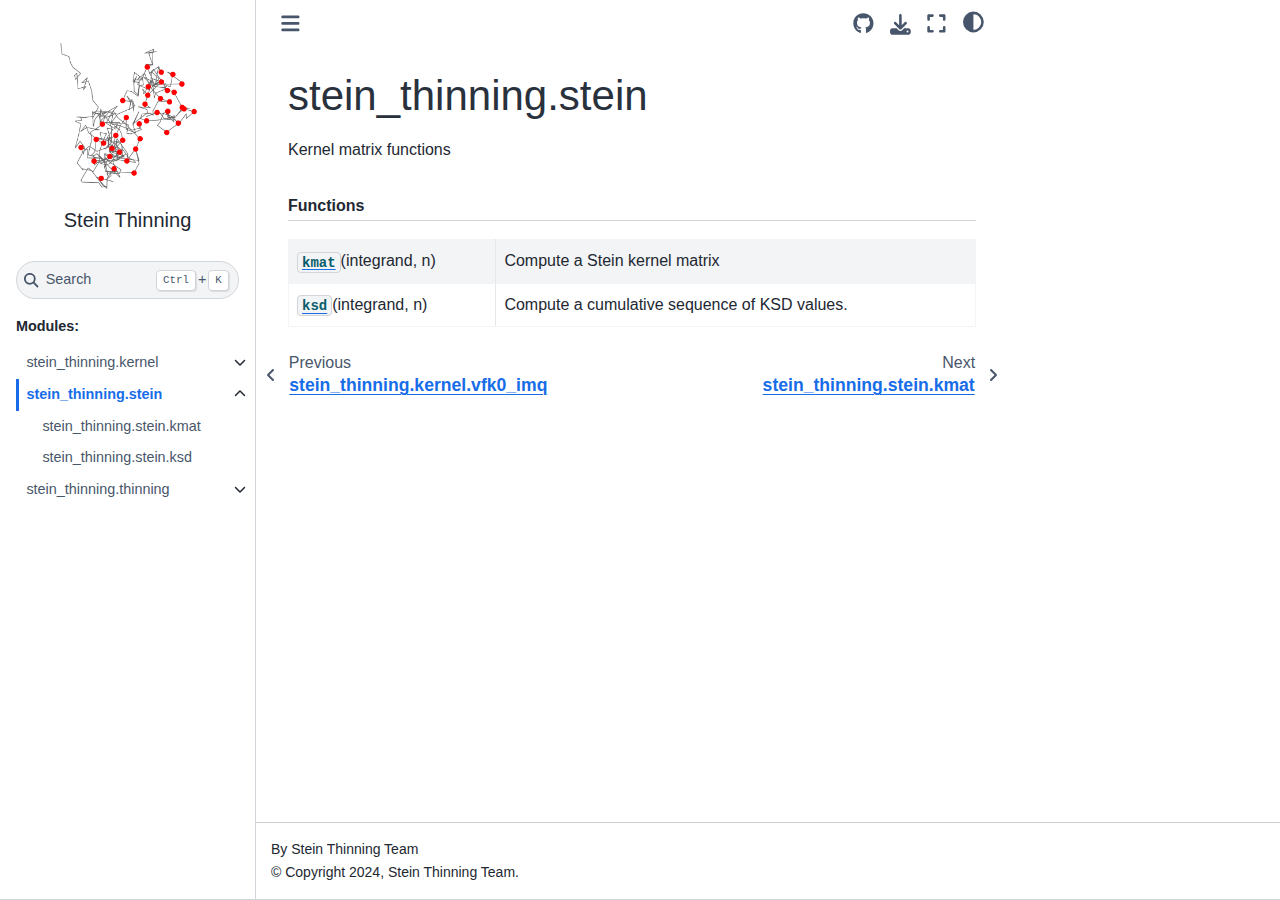
<file: _autosummary/stein_thinning.stein.html>
<!DOCTYPE html>


<html lang="en" data-content_root="" >

  <head>
    <meta charset="utf-8" />
    <meta name="viewport" content="width=device-width, initial-scale=1.0" /><meta name="viewport" content="width=device-width, initial-scale=1" />

    <title>stein_thinning.stein &#8212; Stein Thinning 0.2.0 documentation</title>
  
  
  
  <script data-cfasync="false">
    document.documentElement.dataset.mode = localStorage.getItem("mode") || "";
    document.documentElement.dataset.theme = localStorage.getItem("theme") || "";
  </script>
  <!-- 
    this give us a css class that will be invisible only if js is disabled 
  -->
  <noscript>
    <style>
      .pst-js-only { display: none !important; }

    </style>
  </noscript>
  
  <!-- Loaded before other Sphinx assets -->
  <link href="../_static/styles/theme.css?digest=26a4bc78f4c0ddb94549" rel="stylesheet" />
<link href="../_static/styles/pydata-sphinx-theme.css?digest=26a4bc78f4c0ddb94549" rel="stylesheet" />

    <link rel="stylesheet" type="text/css" href="../_static/pygments.css?v=a746c00c" />
    <link rel="stylesheet" type="text/css" href="../_static/styles/sphinx-book-theme.css?v=a3416100" />
    <link rel="stylesheet" type="text/css" href="../_static/style.css?v=8bdf28ea" />
  
  <!-- So that users can add custom icons -->
  <script src="../_static/scripts/fontawesome.js?digest=26a4bc78f4c0ddb94549"></script>
  <!-- Pre-loaded scripts that we'll load fully later -->
  <link rel="preload" as="script" href="../_static/scripts/bootstrap.js?digest=26a4bc78f4c0ddb94549" />
<link rel="preload" as="script" href="../_static/scripts/pydata-sphinx-theme.js?digest=26a4bc78f4c0ddb94549" />

    <script data-url_root="../" id="documentation_options" src="../_static/documentation_options.js?v=1690763d"></script>
    <script src="../_static/doctools.js?v=888ff710"></script>
    <script src="../_static/sphinx_highlight.js?v=4825356b"></script>
    <script src="../_static/scripts/sphinx-book-theme.js?v=887ef09a"></script>
    <script>DOCUMENTATION_OPTIONS.pagename = '_autosummary/stein_thinning.stein';</script>
    <link rel="index" title="Index" href="../genindex.html" />
    <link rel="search" title="Search" href="../search.html" />
    <link rel="next" title="stein_thinning.stein.kmat" href="stein_thinning.stein.kmat.html" />
    <link rel="prev" title="stein_thinning.kernel.vfk0_imq" href="stein_thinning.kernel.vfk0_imq.html" />
  <meta name="viewport" content="width=device-width, initial-scale=1"/>
  <meta name="docsearch:language" content="en"/>
  <meta name="docsearch:version" content="" />
  </head>
  
  
  <body data-bs-spy="scroll" data-bs-target=".bd-toc-nav" data-offset="180" data-bs-root-margin="0px 0px -60%" data-default-mode="">

  
  
  <div id="pst-skip-link" class="skip-link d-print-none"><a href="#main-content">Skip to main content</a></div>
  
  <div id="pst-scroll-pixel-helper"></div>
  
  <button type="button" class="btn rounded-pill" id="pst-back-to-top">
    <i class="fa-solid fa-arrow-up"></i>Back to top</button>

  
  <dialog id="pst-search-dialog">
    
<form class="bd-search d-flex align-items-center"
      action="../search.html"
      method="get">
  <i class="fa-solid fa-magnifying-glass"></i>
  <input type="search"
         class="form-control"
         name="q"
         placeholder="Search..."
         aria-label="Search..."
         autocomplete="off"
         autocorrect="off"
         autocapitalize="off"
         spellcheck="false"/>
  <span class="search-button__kbd-shortcut"><kbd class="kbd-shortcut__modifier">Ctrl</kbd>+<kbd>K</kbd></span>
</form>
  </dialog>

  <div class="pst-async-banner-revealer d-none">
  <aside id="bd-header-version-warning" class="d-none d-print-none" aria-label="Version warning"></aside>
</div>

  
    <header class="bd-header navbar navbar-expand-lg bd-navbar d-print-none">
    </header>
  

  <div class="bd-container">
    <div class="bd-container__inner bd-page-width">
      
      
      
      <dialog id="pst-primary-sidebar-modal"></dialog>
      <div id="pst-primary-sidebar" class="bd-sidebar-primary bd-sidebar">
        

  
  <div class="sidebar-header-items sidebar-primary__section">
    
    
    
    
  </div>
  
    <div class="sidebar-primary-items__start sidebar-primary__section">
        <div class="sidebar-primary-item">

  
    
  

<a class="navbar-brand logo" href="../index.html">
  
  
  
  
  
    
    
      
    
    
    <img src="../_static/gmm.png" class="logo__image only-light" alt=""/>
    <img src="../_static/gmm.png" class="logo__image only-dark pst-js-only" alt=""/>
  
  
    <p class="title logo__title">Stein Thinning</p>
  
</a></div>
        <div class="sidebar-primary-item">

<button class="btn search-button-field search-button__button pst-js-only" title="Search" aria-label="Search" data-bs-placement="bottom" data-bs-toggle="tooltip">
 <i class="fa-solid fa-magnifying-glass"></i>
 <span class="search-button__default-text">Search</span>
 <span class="search-button__kbd-shortcut"><kbd class="kbd-shortcut__modifier">Ctrl</kbd>+<kbd class="kbd-shortcut__modifier">K</kbd></span>
</button></div>
        <div class="sidebar-primary-item"><nav class="bd-links bd-docs-nav" aria-label="Main">
    <div class="bd-toc-item navbar-nav active">
        <p aria-level="2" class="caption" role="heading"><span class="caption-text">Modules:</span></p>
<ul class="current nav bd-sidenav">
<li class="toctree-l1 has-children"><a class="reference internal" href="stein_thinning.kernel.html">stein_thinning.kernel</a><details><summary><span class="toctree-toggle" role="presentation"><i class="fa-solid fa-chevron-down"></i></span></summary><ul>
<li class="toctree-l2"><a class="reference internal" href="stein_thinning.kernel.make_imq.html">stein_thinning.kernel.make_imq</a></li>
<li class="toctree-l2"><a class="reference internal" href="stein_thinning.kernel.make_precon.html">stein_thinning.kernel.make_precon</a></li>
<li class="toctree-l2"><a class="reference internal" href="stein_thinning.kernel.vfk0_imq.html">stein_thinning.kernel.vfk0_imq</a></li>
</ul>
</details></li>
<li class="toctree-l1 current active has-children"><a class="current reference internal" href="#">stein_thinning.stein</a><details open="open"><summary><span class="toctree-toggle" role="presentation"><i class="fa-solid fa-chevron-down"></i></span></summary><ul>
<li class="toctree-l2"><a class="reference internal" href="stein_thinning.stein.kmat.html">stein_thinning.stein.kmat</a></li>
<li class="toctree-l2"><a class="reference internal" href="stein_thinning.stein.ksd.html">stein_thinning.stein.ksd</a></li>
</ul>
</details></li>
<li class="toctree-l1 has-children"><a class="reference internal" href="stein_thinning.thinning.html">stein_thinning.thinning</a><details><summary><span class="toctree-toggle" role="presentation"><i class="fa-solid fa-chevron-down"></i></span></summary><ul>
<li class="toctree-l2"><a class="reference internal" href="stein_thinning.thinning.thin.html">stein_thinning.thinning.thin</a></li>
<li class="toctree-l2"><a class="reference internal" href="stein_thinning.thinning.thin_gf.html">stein_thinning.thinning.thin_gf</a></li>
</ul>
</details></li>
</ul>

    </div>
</nav></div>
    </div>
  
  
  <div class="sidebar-primary-items__end sidebar-primary__section">
  </div>
  
  <div id="rtd-footer-container"></div>


      </div>
      
      <main id="main-content" class="bd-main" role="main">
        
        

<div class="sbt-scroll-pixel-helper"></div>

          <div class="bd-content">
            <div class="bd-article-container">
              
              <div class="bd-header-article d-print-none">
<div class="header-article-items header-article__inner">
  
    <div class="header-article-items__start">
      
        <div class="header-article-item"><button class="sidebar-toggle primary-toggle btn btn-sm" title="Toggle primary sidebar" data-bs-placement="bottom" data-bs-toggle="tooltip">
  <span class="fa-solid fa-bars"></span>
</button></div>
      
    </div>
  
  
    <div class="header-article-items__end">
      
        <div class="header-article-item">

<div class="article-header-buttons">


<a href="https://github.com/wilson-ye-chen/stein_thinning" target="_blank"
   class="btn btn-sm btn-source-repository-button"
   title="Source repository"
   data-bs-placement="bottom" data-bs-toggle="tooltip"
>
  

<span class="btn__icon-container">
  <i class="fab fa-github"></i>
  </span>

</a>






<div class="dropdown dropdown-download-buttons">
  <button class="btn dropdown-toggle" type="button" data-bs-toggle="dropdown" aria-expanded="false" aria-label="Download this page">
    <i class="fas fa-download"></i>
  </button>
  <ul class="dropdown-menu">
      
      
      
      <li><a href="../_sources/_autosummary/stein_thinning.stein.rst" target="_blank"
   class="btn btn-sm btn-download-source-button dropdown-item"
   title="Download source file"
   data-bs-placement="left" data-bs-toggle="tooltip"
>
  

<span class="btn__icon-container">
  <i class="fas fa-file"></i>
  </span>
<span class="btn__text-container">.rst</span>
</a>
</li>
      
      
      
      
      <li>
<button onclick="window.print()"
  class="btn btn-sm btn-download-pdf-button dropdown-item"
  title="Print to PDF"
  data-bs-placement="left" data-bs-toggle="tooltip"
>
  

<span class="btn__icon-container">
  <i class="fas fa-file-pdf"></i>
  </span>
<span class="btn__text-container">.pdf</span>
</button>
</li>
      
  </ul>
</div>




<button onclick="toggleFullScreen()"
  class="btn btn-sm btn-fullscreen-button"
  title="Fullscreen mode"
  data-bs-placement="bottom" data-bs-toggle="tooltip"
>
  

<span class="btn__icon-container">
  <i class="fas fa-expand"></i>
  </span>

</button>



<button class="btn btn-sm nav-link pst-navbar-icon theme-switch-button pst-js-only" aria-label="Color mode" data-bs-title="Color mode"  data-bs-placement="bottom" data-bs-toggle="tooltip">
  <i class="theme-switch fa-solid fa-sun                fa-lg" data-mode="light" title="Light"></i>
  <i class="theme-switch fa-solid fa-moon               fa-lg" data-mode="dark"  title="Dark"></i>
  <i class="theme-switch fa-solid fa-circle-half-stroke fa-lg" data-mode="auto"  title="System Settings"></i>
</button>


<button class="btn btn-sm pst-navbar-icon search-button search-button__button pst-js-only" title="Search" aria-label="Search" data-bs-placement="bottom" data-bs-toggle="tooltip">
    <i class="fa-solid fa-magnifying-glass fa-lg"></i>
</button>

</div></div>
      
    </div>
  
</div>
</div>
              
              

<div id="jb-print-docs-body" class="onlyprint">
    <h1>stein_thinning.stein</h1>
    <!-- Table of contents -->
    <div id="print-main-content">
        <div id="jb-print-toc">
            
        </div>
    </div>
</div>

              
                
<div id="searchbox"></div>
                <article class="bd-article">
                  
  <section id="module-stein_thinning.stein">
<span id="stein-thinning-stein"></span><h1>stein_thinning.stein<a class="headerlink" href="#module-stein_thinning.stein" title="Permalink to this heading">#</a></h1>
<p>Kernel matrix functions</p>
<p class="rubric">Functions</p>
<div class="pst-scrollable-table-container"><table class="autosummary longtable table autosummary">
<tbody>
<tr class="row-odd"><td><p><a class="reference internal" href="stein_thinning.stein.kmat.html#stein_thinning.stein.kmat" title="stein_thinning.stein.kmat"><code class="xref py py-obj docutils literal notranslate"><span class="pre">kmat</span></code></a>(integrand, n)</p></td>
<td><p>Compute a Stein kernel matrix</p></td>
</tr>
<tr class="row-even"><td><p><a class="reference internal" href="stein_thinning.stein.ksd.html#stein_thinning.stein.ksd" title="stein_thinning.stein.ksd"><code class="xref py py-obj docutils literal notranslate"><span class="pre">ksd</span></code></a>(integrand, n)</p></td>
<td><p>Compute a cumulative sequence of KSD values.</p></td>
</tr>
</tbody>
</table>
</div>
</section>


                </article>
              

              
              
              
              
                <footer class="prev-next-footer d-print-none">
                  
<div class="prev-next-area">
    <a class="left-prev"
       href="stein_thinning.kernel.vfk0_imq.html"
       title="previous page">
      <i class="fa-solid fa-angle-left"></i>
      <div class="prev-next-info">
        <p class="prev-next-subtitle">previous</p>
        <p class="prev-next-title">stein_thinning.kernel.vfk0_imq</p>
      </div>
    </a>
    <a class="right-next"
       href="stein_thinning.stein.kmat.html"
       title="next page">
      <div class="prev-next-info">
        <p class="prev-next-subtitle">next</p>
        <p class="prev-next-title">stein_thinning.stein.kmat</p>
      </div>
      <i class="fa-solid fa-angle-right"></i>
    </a>
</div>
                </footer>
              
            </div>
            
            
              
            
          </div>
          <footer class="bd-footer-content">
            
<div class="bd-footer-content__inner container">
  
  <div class="footer-item">
    
<p class="component-author">
By Stein Thinning Team
</p>

  </div>
  
  <div class="footer-item">
    

  <p class="copyright">
    
      © Copyright 2024, Stein Thinning Team.
      <br/>
    
  </p>

  </div>
  
  <div class="footer-item">
    
  </div>
  
  <div class="footer-item">
    
  </div>
  
</div>
          </footer>
        

      </main>
    </div>
  </div>
  
  <!-- Scripts loaded after <body> so the DOM is not blocked -->
  <script defer src="../_static/scripts/bootstrap.js?digest=26a4bc78f4c0ddb94549"></script>
<script defer src="../_static/scripts/pydata-sphinx-theme.js?digest=26a4bc78f4c0ddb94549"></script>

  <footer class="bd-footer">
  </footer>
  </body>
</html>
</file>
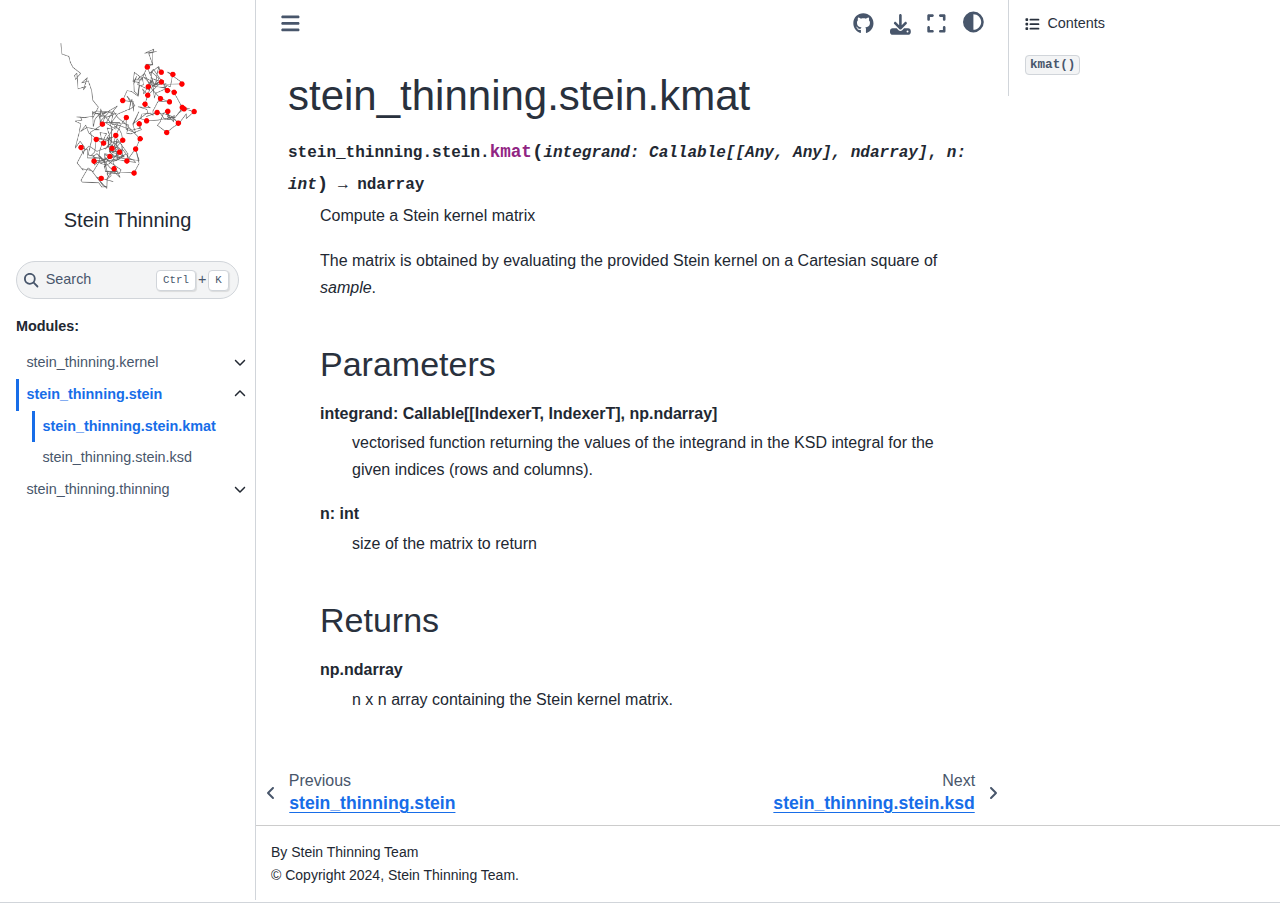
<file: _autosummary/stein_thinning.stein.kmat.html>
<!DOCTYPE html>


<html lang="en" data-content_root="" >

  <head>
    <meta charset="utf-8" />
    <meta name="viewport" content="width=device-width, initial-scale=1.0" /><meta name="viewport" content="width=device-width, initial-scale=1" />

    <title>stein_thinning.stein.kmat &#8212; Stein Thinning 0.2.0 documentation</title>
  
  
  
  <script data-cfasync="false">
    document.documentElement.dataset.mode = localStorage.getItem("mode") || "";
    document.documentElement.dataset.theme = localStorage.getItem("theme") || "";
  </script>
  <!-- 
    this give us a css class that will be invisible only if js is disabled 
  -->
  <noscript>
    <style>
      .pst-js-only { display: none !important; }

    </style>
  </noscript>
  
  <!-- Loaded before other Sphinx assets -->
  <link href="../_static/styles/theme.css?digest=26a4bc78f4c0ddb94549" rel="stylesheet" />
<link href="../_static/styles/pydata-sphinx-theme.css?digest=26a4bc78f4c0ddb94549" rel="stylesheet" />

    <link rel="stylesheet" type="text/css" href="../_static/pygments.css?v=a746c00c" />
    <link rel="stylesheet" type="text/css" href="../_static/styles/sphinx-book-theme.css?v=a3416100" />
    <link rel="stylesheet" type="text/css" href="../_static/style.css?v=8bdf28ea" />
  
  <!-- So that users can add custom icons -->
  <script src="../_static/scripts/fontawesome.js?digest=26a4bc78f4c0ddb94549"></script>
  <!-- Pre-loaded scripts that we'll load fully later -->
  <link rel="preload" as="script" href="../_static/scripts/bootstrap.js?digest=26a4bc78f4c0ddb94549" />
<link rel="preload" as="script" href="../_static/scripts/pydata-sphinx-theme.js?digest=26a4bc78f4c0ddb94549" />

    <script data-url_root="../" id="documentation_options" src="../_static/documentation_options.js?v=1690763d"></script>
    <script src="../_static/doctools.js?v=888ff710"></script>
    <script src="../_static/sphinx_highlight.js?v=4825356b"></script>
    <script src="../_static/scripts/sphinx-book-theme.js?v=887ef09a"></script>
    <script>DOCUMENTATION_OPTIONS.pagename = '_autosummary/stein_thinning.stein.kmat';</script>
    <link rel="index" title="Index" href="../genindex.html" />
    <link rel="search" title="Search" href="../search.html" />
    <link rel="next" title="stein_thinning.stein.ksd" href="stein_thinning.stein.ksd.html" />
    <link rel="prev" title="stein_thinning.stein" href="stein_thinning.stein.html" />
  <meta name="viewport" content="width=device-width, initial-scale=1"/>
  <meta name="docsearch:language" content="en"/>
  <meta name="docsearch:version" content="" />
  </head>
  
  
  <body data-bs-spy="scroll" data-bs-target=".bd-toc-nav" data-offset="180" data-bs-root-margin="0px 0px -60%" data-default-mode="">

  
  
  <div id="pst-skip-link" class="skip-link d-print-none"><a href="#main-content">Skip to main content</a></div>
  
  <div id="pst-scroll-pixel-helper"></div>
  
  <button type="button" class="btn rounded-pill" id="pst-back-to-top">
    <i class="fa-solid fa-arrow-up"></i>Back to top</button>

  
  <dialog id="pst-search-dialog">
    
<form class="bd-search d-flex align-items-center"
      action="../search.html"
      method="get">
  <i class="fa-solid fa-magnifying-glass"></i>
  <input type="search"
         class="form-control"
         name="q"
         placeholder="Search..."
         aria-label="Search..."
         autocomplete="off"
         autocorrect="off"
         autocapitalize="off"
         spellcheck="false"/>
  <span class="search-button__kbd-shortcut"><kbd class="kbd-shortcut__modifier">Ctrl</kbd>+<kbd>K</kbd></span>
</form>
  </dialog>

  <div class="pst-async-banner-revealer d-none">
  <aside id="bd-header-version-warning" class="d-none d-print-none" aria-label="Version warning"></aside>
</div>

  
    <header class="bd-header navbar navbar-expand-lg bd-navbar d-print-none">
    </header>
  

  <div class="bd-container">
    <div class="bd-container__inner bd-page-width">
      
      
      
      <dialog id="pst-primary-sidebar-modal"></dialog>
      <div id="pst-primary-sidebar" class="bd-sidebar-primary bd-sidebar">
        

  
  <div class="sidebar-header-items sidebar-primary__section">
    
    
    
    
  </div>
  
    <div class="sidebar-primary-items__start sidebar-primary__section">
        <div class="sidebar-primary-item">

  
    
  

<a class="navbar-brand logo" href="../index.html">
  
  
  
  
  
    
    
      
    
    
    <img src="../_static/gmm.png" class="logo__image only-light" alt=""/>
    <img src="../_static/gmm.png" class="logo__image only-dark pst-js-only" alt=""/>
  
  
    <p class="title logo__title">Stein Thinning</p>
  
</a></div>
        <div class="sidebar-primary-item">

<button class="btn search-button-field search-button__button pst-js-only" title="Search" aria-label="Search" data-bs-placement="bottom" data-bs-toggle="tooltip">
 <i class="fa-solid fa-magnifying-glass"></i>
 <span class="search-button__default-text">Search</span>
 <span class="search-button__kbd-shortcut"><kbd class="kbd-shortcut__modifier">Ctrl</kbd>+<kbd class="kbd-shortcut__modifier">K</kbd></span>
</button></div>
        <div class="sidebar-primary-item"><nav class="bd-links bd-docs-nav" aria-label="Main">
    <div class="bd-toc-item navbar-nav active">
        <p aria-level="2" class="caption" role="heading"><span class="caption-text">Modules:</span></p>
<ul class="current nav bd-sidenav">
<li class="toctree-l1 has-children"><a class="reference internal" href="stein_thinning.kernel.html">stein_thinning.kernel</a><details><summary><span class="toctree-toggle" role="presentation"><i class="fa-solid fa-chevron-down"></i></span></summary><ul>
<li class="toctree-l2"><a class="reference internal" href="stein_thinning.kernel.make_imq.html">stein_thinning.kernel.make_imq</a></li>
<li class="toctree-l2"><a class="reference internal" href="stein_thinning.kernel.make_precon.html">stein_thinning.kernel.make_precon</a></li>
<li class="toctree-l2"><a class="reference internal" href="stein_thinning.kernel.vfk0_imq.html">stein_thinning.kernel.vfk0_imq</a></li>
</ul>
</details></li>
<li class="toctree-l1 current active has-children"><a class="reference internal" href="stein_thinning.stein.html">stein_thinning.stein</a><details open="open"><summary><span class="toctree-toggle" role="presentation"><i class="fa-solid fa-chevron-down"></i></span></summary><ul class="current">
<li class="toctree-l2 current active"><a class="current reference internal" href="#">stein_thinning.stein.kmat</a></li>
<li class="toctree-l2"><a class="reference internal" href="stein_thinning.stein.ksd.html">stein_thinning.stein.ksd</a></li>
</ul>
</details></li>
<li class="toctree-l1 has-children"><a class="reference internal" href="stein_thinning.thinning.html">stein_thinning.thinning</a><details><summary><span class="toctree-toggle" role="presentation"><i class="fa-solid fa-chevron-down"></i></span></summary><ul>
<li class="toctree-l2"><a class="reference internal" href="stein_thinning.thinning.thin.html">stein_thinning.thinning.thin</a></li>
<li class="toctree-l2"><a class="reference internal" href="stein_thinning.thinning.thin_gf.html">stein_thinning.thinning.thin_gf</a></li>
</ul>
</details></li>
</ul>

    </div>
</nav></div>
    </div>
  
  
  <div class="sidebar-primary-items__end sidebar-primary__section">
  </div>
  
  <div id="rtd-footer-container"></div>


      </div>
      
      <main id="main-content" class="bd-main" role="main">
        
        

<div class="sbt-scroll-pixel-helper"></div>

          <div class="bd-content">
            <div class="bd-article-container">
              
              <div class="bd-header-article d-print-none">
<div class="header-article-items header-article__inner">
  
    <div class="header-article-items__start">
      
        <div class="header-article-item"><button class="sidebar-toggle primary-toggle btn btn-sm" title="Toggle primary sidebar" data-bs-placement="bottom" data-bs-toggle="tooltip">
  <span class="fa-solid fa-bars"></span>
</button></div>
      
    </div>
  
  
    <div class="header-article-items__end">
      
        <div class="header-article-item">

<div class="article-header-buttons">


<a href="https://github.com/wilson-ye-chen/stein_thinning" target="_blank"
   class="btn btn-sm btn-source-repository-button"
   title="Source repository"
   data-bs-placement="bottom" data-bs-toggle="tooltip"
>
  

<span class="btn__icon-container">
  <i class="fab fa-github"></i>
  </span>

</a>






<div class="dropdown dropdown-download-buttons">
  <button class="btn dropdown-toggle" type="button" data-bs-toggle="dropdown" aria-expanded="false" aria-label="Download this page">
    <i class="fas fa-download"></i>
  </button>
  <ul class="dropdown-menu">
      
      
      
      <li><a href="../_sources/_autosummary/stein_thinning.stein.kmat.rst" target="_blank"
   class="btn btn-sm btn-download-source-button dropdown-item"
   title="Download source file"
   data-bs-placement="left" data-bs-toggle="tooltip"
>
  

<span class="btn__icon-container">
  <i class="fas fa-file"></i>
  </span>
<span class="btn__text-container">.rst</span>
</a>
</li>
      
      
      
      
      <li>
<button onclick="window.print()"
  class="btn btn-sm btn-download-pdf-button dropdown-item"
  title="Print to PDF"
  data-bs-placement="left" data-bs-toggle="tooltip"
>
  

<span class="btn__icon-container">
  <i class="fas fa-file-pdf"></i>
  </span>
<span class="btn__text-container">.pdf</span>
</button>
</li>
      
  </ul>
</div>




<button onclick="toggleFullScreen()"
  class="btn btn-sm btn-fullscreen-button"
  title="Fullscreen mode"
  data-bs-placement="bottom" data-bs-toggle="tooltip"
>
  

<span class="btn__icon-container">
  <i class="fas fa-expand"></i>
  </span>

</button>



<button class="btn btn-sm nav-link pst-navbar-icon theme-switch-button pst-js-only" aria-label="Color mode" data-bs-title="Color mode"  data-bs-placement="bottom" data-bs-toggle="tooltip">
  <i class="theme-switch fa-solid fa-sun                fa-lg" data-mode="light" title="Light"></i>
  <i class="theme-switch fa-solid fa-moon               fa-lg" data-mode="dark"  title="Dark"></i>
  <i class="theme-switch fa-solid fa-circle-half-stroke fa-lg" data-mode="auto"  title="System Settings"></i>
</button>


<button class="btn btn-sm pst-navbar-icon search-button search-button__button pst-js-only" title="Search" aria-label="Search" data-bs-placement="bottom" data-bs-toggle="tooltip">
    <i class="fa-solid fa-magnifying-glass fa-lg"></i>
</button>
<button class="sidebar-toggle secondary-toggle btn btn-sm" title="Toggle secondary sidebar" data-bs-placement="bottom" data-bs-toggle="tooltip">
    <span class="fa-solid fa-list"></span>
</button>
</div></div>
      
    </div>
  
</div>
</div>
              
              

<div id="jb-print-docs-body" class="onlyprint">
    <h1>stein_thinning.stein.kmat</h1>
    <!-- Table of contents -->
    <div id="print-main-content">
        <div id="jb-print-toc">
            
            <div>
                <h2> Contents </h2>
            </div>
            <nav aria-label="Page">
                <ul class="visible nav section-nav flex-column">
<li class="toc-h2 nav-item toc-entry"><a class="reference internal nav-link" href="#stein_thinning.stein.kmat"><code class="docutils literal notranslate"><span class="pre">kmat()</span></code></a></li>
</ul>
            </nav>
        </div>
    </div>
</div>

              
                
<div id="searchbox"></div>
                <article class="bd-article">
                  
  <section id="stein-thinning-stein-kmat">
<h1>stein_thinning.stein.kmat<a class="headerlink" href="#stein-thinning-stein-kmat" title="Permalink to this heading">#</a></h1>
<dl class="py function">
<dt class="sig sig-object py" id="stein_thinning.stein.kmat">
<span class="sig-prename descclassname"><span class="pre">stein_thinning.stein.</span></span><span class="sig-name descname"><span class="pre">kmat</span></span><span class="sig-paren">(</span><em class="sig-param"><span class="n"><span class="pre">integrand</span></span><span class="p"><span class="pre">:</span></span><span class="w"> </span><span class="n"><span class="pre">Callable</span><span class="p"><span class="pre">[</span></span><span class="p"><span class="pre">[</span></span><span class="pre">Any</span><span class="p"><span class="pre">,</span></span><span class="w"> </span><span class="pre">Any</span><span class="p"><span class="pre">]</span></span><span class="p"><span class="pre">,</span></span><span class="w"> </span><span class="pre">ndarray</span><span class="p"><span class="pre">]</span></span></span></em>, <em class="sig-param"><span class="n"><span class="pre">n</span></span><span class="p"><span class="pre">:</span></span><span class="w"> </span><span class="n"><span class="pre">int</span></span></em><span class="sig-paren">)</span> <span class="sig-return"><span class="sig-return-icon">&#x2192;</span> <span class="sig-return-typehint"><span class="pre">ndarray</span></span></span><a class="headerlink" href="#stein_thinning.stein.kmat" title="Permalink to this definition">#</a></dt>
<dd><p>Compute a Stein kernel matrix</p>
<p>The matrix is obtained by evaluating the provided Stein kernel
on a Cartesian square of <cite>sample</cite>.</p>
<section id="parameters">
<h2>Parameters<a class="headerlink" href="#parameters" title="Permalink to this heading">#</a></h2>
<dl class="simple">
<dt>integrand: Callable[[IndexerT, IndexerT], np.ndarray]</dt><dd><p>vectorised function returning the values of the integrand in the KSD
integral for the given indices (rows and columns).</p>
</dd>
<dt>n: int</dt><dd><p>size of the matrix to return</p>
</dd>
</dl>
</section>
<section id="returns">
<h2>Returns<a class="headerlink" href="#returns" title="Permalink to this heading">#</a></h2>
<dl class="simple">
<dt>np.ndarray</dt><dd><p>n x n array containing the Stein kernel matrix.</p>
</dd>
</dl>
</section>
</dd></dl>

</section>


                </article>
              

              
              
              
              
                <footer class="prev-next-footer d-print-none">
                  
<div class="prev-next-area">
    <a class="left-prev"
       href="stein_thinning.stein.html"
       title="previous page">
      <i class="fa-solid fa-angle-left"></i>
      <div class="prev-next-info">
        <p class="prev-next-subtitle">previous</p>
        <p class="prev-next-title">stein_thinning.stein</p>
      </div>
    </a>
    <a class="right-next"
       href="stein_thinning.stein.ksd.html"
       title="next page">
      <div class="prev-next-info">
        <p class="prev-next-subtitle">next</p>
        <p class="prev-next-title">stein_thinning.stein.ksd</p>
      </div>
      <i class="fa-solid fa-angle-right"></i>
    </a>
</div>
                </footer>
              
            </div>
            
            
              
                <dialog id="pst-secondary-sidebar-modal"></dialog>
                <div id="pst-secondary-sidebar" class="bd-sidebar-secondary bd-toc"><div class="sidebar-secondary-items sidebar-secondary__inner">


  <div class="sidebar-secondary-item">
  <div class="page-toc tocsection onthispage">
    <i class="fa-solid fa-list"></i> Contents
  </div>
  <nav class="bd-toc-nav page-toc">
    <ul class="visible nav section-nav flex-column">
<li class="toc-h2 nav-item toc-entry"><a class="reference internal nav-link" href="#stein_thinning.stein.kmat"><code class="docutils literal notranslate"><span class="pre">kmat()</span></code></a></li>
</ul>
  </nav></div>

</div></div>
              
            
          </div>
          <footer class="bd-footer-content">
            
<div class="bd-footer-content__inner container">
  
  <div class="footer-item">
    
<p class="component-author">
By Stein Thinning Team
</p>

  </div>
  
  <div class="footer-item">
    

  <p class="copyright">
    
      © Copyright 2024, Stein Thinning Team.
      <br/>
    
  </p>

  </div>
  
  <div class="footer-item">
    
  </div>
  
  <div class="footer-item">
    
  </div>
  
</div>
          </footer>
        

      </main>
    </div>
  </div>
  
  <!-- Scripts loaded after <body> so the DOM is not blocked -->
  <script defer src="../_static/scripts/bootstrap.js?digest=26a4bc78f4c0ddb94549"></script>
<script defer src="../_static/scripts/pydata-sphinx-theme.js?digest=26a4bc78f4c0ddb94549"></script>

  <footer class="bd-footer">
  </footer>
  </body>
</html>
</file>
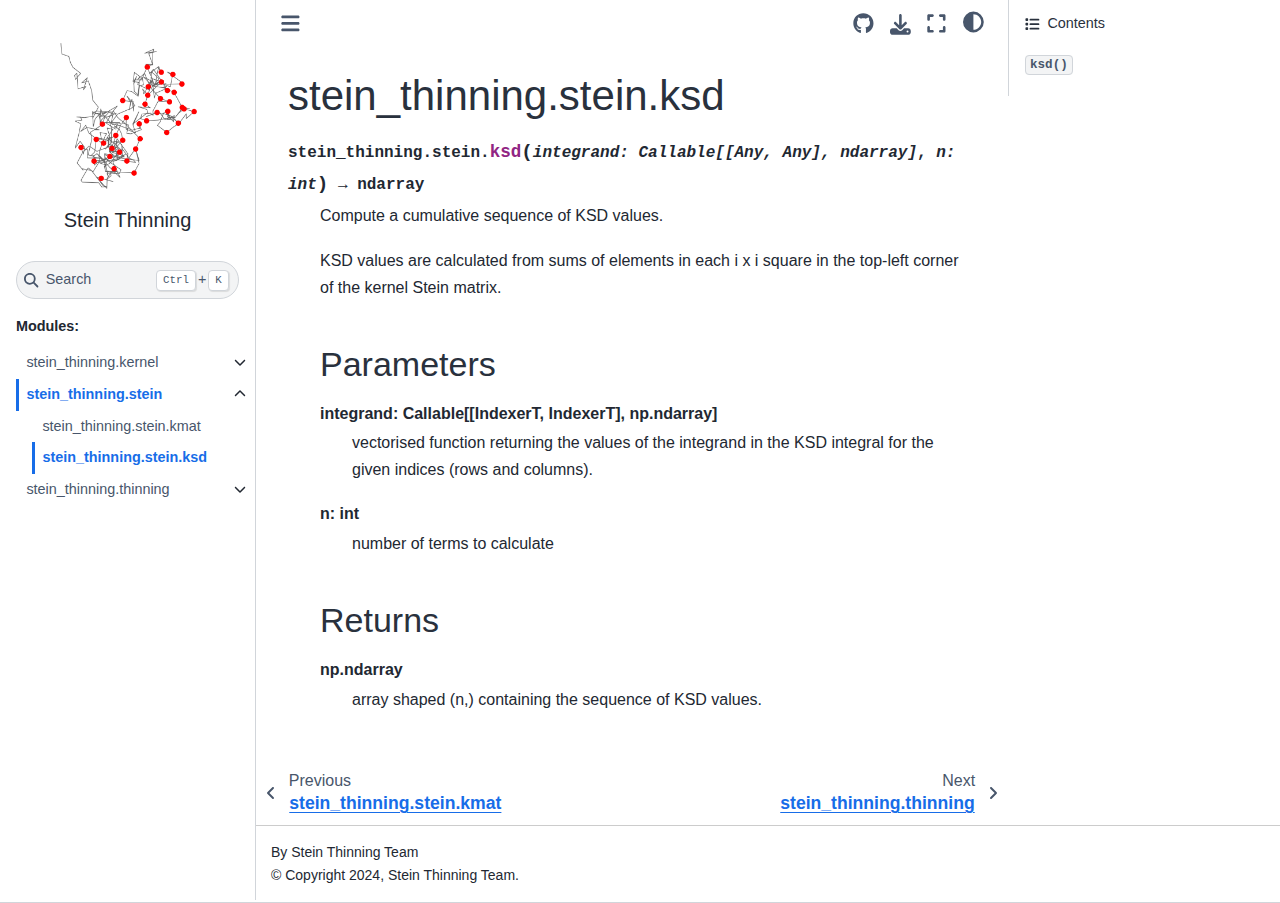
<file: _autosummary/stein_thinning.stein.ksd.html>
<!DOCTYPE html>


<html lang="en" data-content_root="" >

  <head>
    <meta charset="utf-8" />
    <meta name="viewport" content="width=device-width, initial-scale=1.0" /><meta name="viewport" content="width=device-width, initial-scale=1" />

    <title>stein_thinning.stein.ksd &#8212; Stein Thinning 0.2.0 documentation</title>
  
  
  
  <script data-cfasync="false">
    document.documentElement.dataset.mode = localStorage.getItem("mode") || "";
    document.documentElement.dataset.theme = localStorage.getItem("theme") || "";
  </script>
  <!-- 
    this give us a css class that will be invisible only if js is disabled 
  -->
  <noscript>
    <style>
      .pst-js-only { display: none !important; }

    </style>
  </noscript>
  
  <!-- Loaded before other Sphinx assets -->
  <link href="../_static/styles/theme.css?digest=26a4bc78f4c0ddb94549" rel="stylesheet" />
<link href="../_static/styles/pydata-sphinx-theme.css?digest=26a4bc78f4c0ddb94549" rel="stylesheet" />

    <link rel="stylesheet" type="text/css" href="../_static/pygments.css?v=a746c00c" />
    <link rel="stylesheet" type="text/css" href="../_static/styles/sphinx-book-theme.css?v=a3416100" />
    <link rel="stylesheet" type="text/css" href="../_static/style.css?v=8bdf28ea" />
  
  <!-- So that users can add custom icons -->
  <script src="../_static/scripts/fontawesome.js?digest=26a4bc78f4c0ddb94549"></script>
  <!-- Pre-loaded scripts that we'll load fully later -->
  <link rel="preload" as="script" href="../_static/scripts/bootstrap.js?digest=26a4bc78f4c0ddb94549" />
<link rel="preload" as="script" href="../_static/scripts/pydata-sphinx-theme.js?digest=26a4bc78f4c0ddb94549" />

    <script data-url_root="../" id="documentation_options" src="../_static/documentation_options.js?v=1690763d"></script>
    <script src="../_static/doctools.js?v=888ff710"></script>
    <script src="../_static/sphinx_highlight.js?v=4825356b"></script>
    <script src="../_static/scripts/sphinx-book-theme.js?v=887ef09a"></script>
    <script>DOCUMENTATION_OPTIONS.pagename = '_autosummary/stein_thinning.stein.ksd';</script>
    <link rel="index" title="Index" href="../genindex.html" />
    <link rel="search" title="Search" href="../search.html" />
    <link rel="next" title="stein_thinning.thinning" href="stein_thinning.thinning.html" />
    <link rel="prev" title="stein_thinning.stein.kmat" href="stein_thinning.stein.kmat.html" />
  <meta name="viewport" content="width=device-width, initial-scale=1"/>
  <meta name="docsearch:language" content="en"/>
  <meta name="docsearch:version" content="" />
  </head>
  
  
  <body data-bs-spy="scroll" data-bs-target=".bd-toc-nav" data-offset="180" data-bs-root-margin="0px 0px -60%" data-default-mode="">

  
  
  <div id="pst-skip-link" class="skip-link d-print-none"><a href="#main-content">Skip to main content</a></div>
  
  <div id="pst-scroll-pixel-helper"></div>
  
  <button type="button" class="btn rounded-pill" id="pst-back-to-top">
    <i class="fa-solid fa-arrow-up"></i>Back to top</button>

  
  <dialog id="pst-search-dialog">
    
<form class="bd-search d-flex align-items-center"
      action="../search.html"
      method="get">
  <i class="fa-solid fa-magnifying-glass"></i>
  <input type="search"
         class="form-control"
         name="q"
         placeholder="Search..."
         aria-label="Search..."
         autocomplete="off"
         autocorrect="off"
         autocapitalize="off"
         spellcheck="false"/>
  <span class="search-button__kbd-shortcut"><kbd class="kbd-shortcut__modifier">Ctrl</kbd>+<kbd>K</kbd></span>
</form>
  </dialog>

  <div class="pst-async-banner-revealer d-none">
  <aside id="bd-header-version-warning" class="d-none d-print-none" aria-label="Version warning"></aside>
</div>

  
    <header class="bd-header navbar navbar-expand-lg bd-navbar d-print-none">
    </header>
  

  <div class="bd-container">
    <div class="bd-container__inner bd-page-width">
      
      
      
      <dialog id="pst-primary-sidebar-modal"></dialog>
      <div id="pst-primary-sidebar" class="bd-sidebar-primary bd-sidebar">
        

  
  <div class="sidebar-header-items sidebar-primary__section">
    
    
    
    
  </div>
  
    <div class="sidebar-primary-items__start sidebar-primary__section">
        <div class="sidebar-primary-item">

  
    
  

<a class="navbar-brand logo" href="../index.html">
  
  
  
  
  
    
    
      
    
    
    <img src="../_static/gmm.png" class="logo__image only-light" alt=""/>
    <img src="../_static/gmm.png" class="logo__image only-dark pst-js-only" alt=""/>
  
  
    <p class="title logo__title">Stein Thinning</p>
  
</a></div>
        <div class="sidebar-primary-item">

<button class="btn search-button-field search-button__button pst-js-only" title="Search" aria-label="Search" data-bs-placement="bottom" data-bs-toggle="tooltip">
 <i class="fa-solid fa-magnifying-glass"></i>
 <span class="search-button__default-text">Search</span>
 <span class="search-button__kbd-shortcut"><kbd class="kbd-shortcut__modifier">Ctrl</kbd>+<kbd class="kbd-shortcut__modifier">K</kbd></span>
</button></div>
        <div class="sidebar-primary-item"><nav class="bd-links bd-docs-nav" aria-label="Main">
    <div class="bd-toc-item navbar-nav active">
        <p aria-level="2" class="caption" role="heading"><span class="caption-text">Modules:</span></p>
<ul class="current nav bd-sidenav">
<li class="toctree-l1 has-children"><a class="reference internal" href="stein_thinning.kernel.html">stein_thinning.kernel</a><details><summary><span class="toctree-toggle" role="presentation"><i class="fa-solid fa-chevron-down"></i></span></summary><ul>
<li class="toctree-l2"><a class="reference internal" href="stein_thinning.kernel.make_imq.html">stein_thinning.kernel.make_imq</a></li>
<li class="toctree-l2"><a class="reference internal" href="stein_thinning.kernel.make_precon.html">stein_thinning.kernel.make_precon</a></li>
<li class="toctree-l2"><a class="reference internal" href="stein_thinning.kernel.vfk0_imq.html">stein_thinning.kernel.vfk0_imq</a></li>
</ul>
</details></li>
<li class="toctree-l1 current active has-children"><a class="reference internal" href="stein_thinning.stein.html">stein_thinning.stein</a><details open="open"><summary><span class="toctree-toggle" role="presentation"><i class="fa-solid fa-chevron-down"></i></span></summary><ul class="current">
<li class="toctree-l2"><a class="reference internal" href="stein_thinning.stein.kmat.html">stein_thinning.stein.kmat</a></li>
<li class="toctree-l2 current active"><a class="current reference internal" href="#">stein_thinning.stein.ksd</a></li>
</ul>
</details></li>
<li class="toctree-l1 has-children"><a class="reference internal" href="stein_thinning.thinning.html">stein_thinning.thinning</a><details><summary><span class="toctree-toggle" role="presentation"><i class="fa-solid fa-chevron-down"></i></span></summary><ul>
<li class="toctree-l2"><a class="reference internal" href="stein_thinning.thinning.thin.html">stein_thinning.thinning.thin</a></li>
<li class="toctree-l2"><a class="reference internal" href="stein_thinning.thinning.thin_gf.html">stein_thinning.thinning.thin_gf</a></li>
</ul>
</details></li>
</ul>

    </div>
</nav></div>
    </div>
  
  
  <div class="sidebar-primary-items__end sidebar-primary__section">
  </div>
  
  <div id="rtd-footer-container"></div>


      </div>
      
      <main id="main-content" class="bd-main" role="main">
        
        

<div class="sbt-scroll-pixel-helper"></div>

          <div class="bd-content">
            <div class="bd-article-container">
              
              <div class="bd-header-article d-print-none">
<div class="header-article-items header-article__inner">
  
    <div class="header-article-items__start">
      
        <div class="header-article-item"><button class="sidebar-toggle primary-toggle btn btn-sm" title="Toggle primary sidebar" data-bs-placement="bottom" data-bs-toggle="tooltip">
  <span class="fa-solid fa-bars"></span>
</button></div>
      
    </div>
  
  
    <div class="header-article-items__end">
      
        <div class="header-article-item">

<div class="article-header-buttons">


<a href="https://github.com/wilson-ye-chen/stein_thinning" target="_blank"
   class="btn btn-sm btn-source-repository-button"
   title="Source repository"
   data-bs-placement="bottom" data-bs-toggle="tooltip"
>
  

<span class="btn__icon-container">
  <i class="fab fa-github"></i>
  </span>

</a>






<div class="dropdown dropdown-download-buttons">
  <button class="btn dropdown-toggle" type="button" data-bs-toggle="dropdown" aria-expanded="false" aria-label="Download this page">
    <i class="fas fa-download"></i>
  </button>
  <ul class="dropdown-menu">
      
      
      
      <li><a href="../_sources/_autosummary/stein_thinning.stein.ksd.rst" target="_blank"
   class="btn btn-sm btn-download-source-button dropdown-item"
   title="Download source file"
   data-bs-placement="left" data-bs-toggle="tooltip"
>
  

<span class="btn__icon-container">
  <i class="fas fa-file"></i>
  </span>
<span class="btn__text-container">.rst</span>
</a>
</li>
      
      
      
      
      <li>
<button onclick="window.print()"
  class="btn btn-sm btn-download-pdf-button dropdown-item"
  title="Print to PDF"
  data-bs-placement="left" data-bs-toggle="tooltip"
>
  

<span class="btn__icon-container">
  <i class="fas fa-file-pdf"></i>
  </span>
<span class="btn__text-container">.pdf</span>
</button>
</li>
      
  </ul>
</div>




<button onclick="toggleFullScreen()"
  class="btn btn-sm btn-fullscreen-button"
  title="Fullscreen mode"
  data-bs-placement="bottom" data-bs-toggle="tooltip"
>
  

<span class="btn__icon-container">
  <i class="fas fa-expand"></i>
  </span>

</button>



<button class="btn btn-sm nav-link pst-navbar-icon theme-switch-button pst-js-only" aria-label="Color mode" data-bs-title="Color mode"  data-bs-placement="bottom" data-bs-toggle="tooltip">
  <i class="theme-switch fa-solid fa-sun                fa-lg" data-mode="light" title="Light"></i>
  <i class="theme-switch fa-solid fa-moon               fa-lg" data-mode="dark"  title="Dark"></i>
  <i class="theme-switch fa-solid fa-circle-half-stroke fa-lg" data-mode="auto"  title="System Settings"></i>
</button>


<button class="btn btn-sm pst-navbar-icon search-button search-button__button pst-js-only" title="Search" aria-label="Search" data-bs-placement="bottom" data-bs-toggle="tooltip">
    <i class="fa-solid fa-magnifying-glass fa-lg"></i>
</button>
<button class="sidebar-toggle secondary-toggle btn btn-sm" title="Toggle secondary sidebar" data-bs-placement="bottom" data-bs-toggle="tooltip">
    <span class="fa-solid fa-list"></span>
</button>
</div></div>
      
    </div>
  
</div>
</div>
              
              

<div id="jb-print-docs-body" class="onlyprint">
    <h1>stein_thinning.stein.ksd</h1>
    <!-- Table of contents -->
    <div id="print-main-content">
        <div id="jb-print-toc">
            
            <div>
                <h2> Contents </h2>
            </div>
            <nav aria-label="Page">
                <ul class="visible nav section-nav flex-column">
<li class="toc-h2 nav-item toc-entry"><a class="reference internal nav-link" href="#stein_thinning.stein.ksd"><code class="docutils literal notranslate"><span class="pre">ksd()</span></code></a></li>
</ul>
            </nav>
        </div>
    </div>
</div>

              
                
<div id="searchbox"></div>
                <article class="bd-article">
                  
  <section id="stein-thinning-stein-ksd">
<h1>stein_thinning.stein.ksd<a class="headerlink" href="#stein-thinning-stein-ksd" title="Permalink to this heading">#</a></h1>
<dl class="py function">
<dt class="sig sig-object py" id="stein_thinning.stein.ksd">
<span class="sig-prename descclassname"><span class="pre">stein_thinning.stein.</span></span><span class="sig-name descname"><span class="pre">ksd</span></span><span class="sig-paren">(</span><em class="sig-param"><span class="n"><span class="pre">integrand</span></span><span class="p"><span class="pre">:</span></span><span class="w"> </span><span class="n"><span class="pre">Callable</span><span class="p"><span class="pre">[</span></span><span class="p"><span class="pre">[</span></span><span class="pre">Any</span><span class="p"><span class="pre">,</span></span><span class="w"> </span><span class="pre">Any</span><span class="p"><span class="pre">]</span></span><span class="p"><span class="pre">,</span></span><span class="w"> </span><span class="pre">ndarray</span><span class="p"><span class="pre">]</span></span></span></em>, <em class="sig-param"><span class="n"><span class="pre">n</span></span><span class="p"><span class="pre">:</span></span><span class="w"> </span><span class="n"><span class="pre">int</span></span></em><span class="sig-paren">)</span> <span class="sig-return"><span class="sig-return-icon">&#x2192;</span> <span class="sig-return-typehint"><span class="pre">ndarray</span></span></span><a class="headerlink" href="#stein_thinning.stein.ksd" title="Permalink to this definition">#</a></dt>
<dd><p>Compute a cumulative sequence of KSD values.</p>
<p>KSD values are calculated from sums of elements in each i x i square in the top-left
corner of the kernel Stein matrix.</p>
<section id="parameters">
<h2>Parameters<a class="headerlink" href="#parameters" title="Permalink to this heading">#</a></h2>
<dl class="simple">
<dt>integrand: Callable[[IndexerT, IndexerT], np.ndarray]</dt><dd><p>vectorised function returning the values of the integrand in the KSD
integral for the given indices (rows and columns).</p>
</dd>
<dt>n: int</dt><dd><p>number of terms to calculate</p>
</dd>
</dl>
</section>
<section id="returns">
<h2>Returns<a class="headerlink" href="#returns" title="Permalink to this heading">#</a></h2>
<dl class="simple">
<dt>np.ndarray</dt><dd><p>array shaped (n,) containing the sequence of KSD values.</p>
</dd>
</dl>
</section>
</dd></dl>

</section>


                </article>
              

              
              
              
              
                <footer class="prev-next-footer d-print-none">
                  
<div class="prev-next-area">
    <a class="left-prev"
       href="stein_thinning.stein.kmat.html"
       title="previous page">
      <i class="fa-solid fa-angle-left"></i>
      <div class="prev-next-info">
        <p class="prev-next-subtitle">previous</p>
        <p class="prev-next-title">stein_thinning.stein.kmat</p>
      </div>
    </a>
    <a class="right-next"
       href="stein_thinning.thinning.html"
       title="next page">
      <div class="prev-next-info">
        <p class="prev-next-subtitle">next</p>
        <p class="prev-next-title">stein_thinning.thinning</p>
      </div>
      <i class="fa-solid fa-angle-right"></i>
    </a>
</div>
                </footer>
              
            </div>
            
            
              
                <dialog id="pst-secondary-sidebar-modal"></dialog>
                <div id="pst-secondary-sidebar" class="bd-sidebar-secondary bd-toc"><div class="sidebar-secondary-items sidebar-secondary__inner">


  <div class="sidebar-secondary-item">
  <div class="page-toc tocsection onthispage">
    <i class="fa-solid fa-list"></i> Contents
  </div>
  <nav class="bd-toc-nav page-toc">
    <ul class="visible nav section-nav flex-column">
<li class="toc-h2 nav-item toc-entry"><a class="reference internal nav-link" href="#stein_thinning.stein.ksd"><code class="docutils literal notranslate"><span class="pre">ksd()</span></code></a></li>
</ul>
  </nav></div>

</div></div>
              
            
          </div>
          <footer class="bd-footer-content">
            
<div class="bd-footer-content__inner container">
  
  <div class="footer-item">
    
<p class="component-author">
By Stein Thinning Team
</p>

  </div>
  
  <div class="footer-item">
    

  <p class="copyright">
    
      © Copyright 2024, Stein Thinning Team.
      <br/>
    
  </p>

  </div>
  
  <div class="footer-item">
    
  </div>
  
  <div class="footer-item">
    
  </div>
  
</div>
          </footer>
        

      </main>
    </div>
  </div>
  
  <!-- Scripts loaded after <body> so the DOM is not blocked -->
  <script defer src="../_static/scripts/bootstrap.js?digest=26a4bc78f4c0ddb94549"></script>
<script defer src="../_static/scripts/pydata-sphinx-theme.js?digest=26a4bc78f4c0ddb94549"></script>

  <footer class="bd-footer">
  </footer>
  </body>
</html>
</file>
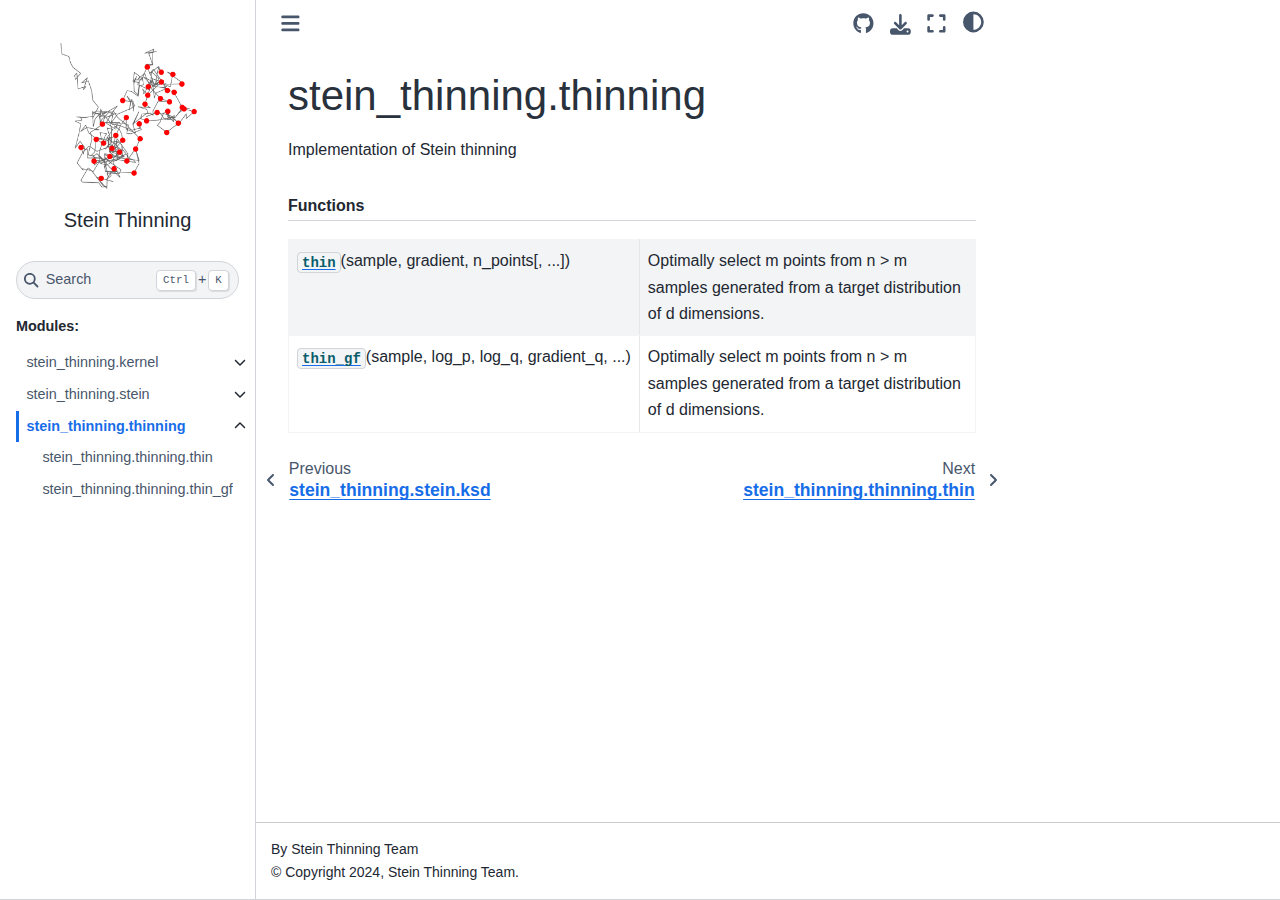
<file: _autosummary/stein_thinning.thinning.html>
<!DOCTYPE html>


<html lang="en" data-content_root="" >

  <head>
    <meta charset="utf-8" />
    <meta name="viewport" content="width=device-width, initial-scale=1.0" /><meta name="viewport" content="width=device-width, initial-scale=1" />

    <title>stein_thinning.thinning &#8212; Stein Thinning 0.2.0 documentation</title>
  
  
  
  <script data-cfasync="false">
    document.documentElement.dataset.mode = localStorage.getItem("mode") || "";
    document.documentElement.dataset.theme = localStorage.getItem("theme") || "";
  </script>
  <!-- 
    this give us a css class that will be invisible only if js is disabled 
  -->
  <noscript>
    <style>
      .pst-js-only { display: none !important; }

    </style>
  </noscript>
  
  <!-- Loaded before other Sphinx assets -->
  <link href="../_static/styles/theme.css?digest=26a4bc78f4c0ddb94549" rel="stylesheet" />
<link href="../_static/styles/pydata-sphinx-theme.css?digest=26a4bc78f4c0ddb94549" rel="stylesheet" />

    <link rel="stylesheet" type="text/css" href="../_static/pygments.css?v=a746c00c" />
    <link rel="stylesheet" type="text/css" href="../_static/styles/sphinx-book-theme.css?v=a3416100" />
    <link rel="stylesheet" type="text/css" href="../_static/style.css?v=8bdf28ea" />
  
  <!-- So that users can add custom icons -->
  <script src="../_static/scripts/fontawesome.js?digest=26a4bc78f4c0ddb94549"></script>
  <!-- Pre-loaded scripts that we'll load fully later -->
  <link rel="preload" as="script" href="../_static/scripts/bootstrap.js?digest=26a4bc78f4c0ddb94549" />
<link rel="preload" as="script" href="../_static/scripts/pydata-sphinx-theme.js?digest=26a4bc78f4c0ddb94549" />

    <script data-url_root="../" id="documentation_options" src="../_static/documentation_options.js?v=1690763d"></script>
    <script src="../_static/doctools.js?v=888ff710"></script>
    <script src="../_static/sphinx_highlight.js?v=4825356b"></script>
    <script src="../_static/scripts/sphinx-book-theme.js?v=887ef09a"></script>
    <script>DOCUMENTATION_OPTIONS.pagename = '_autosummary/stein_thinning.thinning';</script>
    <link rel="index" title="Index" href="../genindex.html" />
    <link rel="search" title="Search" href="../search.html" />
    <link rel="next" title="stein_thinning.thinning.thin" href="stein_thinning.thinning.thin.html" />
    <link rel="prev" title="stein_thinning.stein.ksd" href="stein_thinning.stein.ksd.html" />
  <meta name="viewport" content="width=device-width, initial-scale=1"/>
  <meta name="docsearch:language" content="en"/>
  <meta name="docsearch:version" content="" />
  </head>
  
  
  <body data-bs-spy="scroll" data-bs-target=".bd-toc-nav" data-offset="180" data-bs-root-margin="0px 0px -60%" data-default-mode="">

  
  
  <div id="pst-skip-link" class="skip-link d-print-none"><a href="#main-content">Skip to main content</a></div>
  
  <div id="pst-scroll-pixel-helper"></div>
  
  <button type="button" class="btn rounded-pill" id="pst-back-to-top">
    <i class="fa-solid fa-arrow-up"></i>Back to top</button>

  
  <dialog id="pst-search-dialog">
    
<form class="bd-search d-flex align-items-center"
      action="../search.html"
      method="get">
  <i class="fa-solid fa-magnifying-glass"></i>
  <input type="search"
         class="form-control"
         name="q"
         placeholder="Search..."
         aria-label="Search..."
         autocomplete="off"
         autocorrect="off"
         autocapitalize="off"
         spellcheck="false"/>
  <span class="search-button__kbd-shortcut"><kbd class="kbd-shortcut__modifier">Ctrl</kbd>+<kbd>K</kbd></span>
</form>
  </dialog>

  <div class="pst-async-banner-revealer d-none">
  <aside id="bd-header-version-warning" class="d-none d-print-none" aria-label="Version warning"></aside>
</div>

  
    <header class="bd-header navbar navbar-expand-lg bd-navbar d-print-none">
    </header>
  

  <div class="bd-container">
    <div class="bd-container__inner bd-page-width">
      
      
      
      <dialog id="pst-primary-sidebar-modal"></dialog>
      <div id="pst-primary-sidebar" class="bd-sidebar-primary bd-sidebar">
        

  
  <div class="sidebar-header-items sidebar-primary__section">
    
    
    
    
  </div>
  
    <div class="sidebar-primary-items__start sidebar-primary__section">
        <div class="sidebar-primary-item">

  
    
  

<a class="navbar-brand logo" href="../index.html">
  
  
  
  
  
    
    
      
    
    
    <img src="../_static/gmm.png" class="logo__image only-light" alt=""/>
    <img src="../_static/gmm.png" class="logo__image only-dark pst-js-only" alt=""/>
  
  
    <p class="title logo__title">Stein Thinning</p>
  
</a></div>
        <div class="sidebar-primary-item">

<button class="btn search-button-field search-button__button pst-js-only" title="Search" aria-label="Search" data-bs-placement="bottom" data-bs-toggle="tooltip">
 <i class="fa-solid fa-magnifying-glass"></i>
 <span class="search-button__default-text">Search</span>
 <span class="search-button__kbd-shortcut"><kbd class="kbd-shortcut__modifier">Ctrl</kbd>+<kbd class="kbd-shortcut__modifier">K</kbd></span>
</button></div>
        <div class="sidebar-primary-item"><nav class="bd-links bd-docs-nav" aria-label="Main">
    <div class="bd-toc-item navbar-nav active">
        <p aria-level="2" class="caption" role="heading"><span class="caption-text">Modules:</span></p>
<ul class="current nav bd-sidenav">
<li class="toctree-l1 has-children"><a class="reference internal" href="stein_thinning.kernel.html">stein_thinning.kernel</a><details><summary><span class="toctree-toggle" role="presentation"><i class="fa-solid fa-chevron-down"></i></span></summary><ul>
<li class="toctree-l2"><a class="reference internal" href="stein_thinning.kernel.make_imq.html">stein_thinning.kernel.make_imq</a></li>
<li class="toctree-l2"><a class="reference internal" href="stein_thinning.kernel.make_precon.html">stein_thinning.kernel.make_precon</a></li>
<li class="toctree-l2"><a class="reference internal" href="stein_thinning.kernel.vfk0_imq.html">stein_thinning.kernel.vfk0_imq</a></li>
</ul>
</details></li>
<li class="toctree-l1 has-children"><a class="reference internal" href="stein_thinning.stein.html">stein_thinning.stein</a><details><summary><span class="toctree-toggle" role="presentation"><i class="fa-solid fa-chevron-down"></i></span></summary><ul>
<li class="toctree-l2"><a class="reference internal" href="stein_thinning.stein.kmat.html">stein_thinning.stein.kmat</a></li>
<li class="toctree-l2"><a class="reference internal" href="stein_thinning.stein.ksd.html">stein_thinning.stein.ksd</a></li>
</ul>
</details></li>
<li class="toctree-l1 current active has-children"><a class="current reference internal" href="#">stein_thinning.thinning</a><details open="open"><summary><span class="toctree-toggle" role="presentation"><i class="fa-solid fa-chevron-down"></i></span></summary><ul>
<li class="toctree-l2"><a class="reference internal" href="stein_thinning.thinning.thin.html">stein_thinning.thinning.thin</a></li>
<li class="toctree-l2"><a class="reference internal" href="stein_thinning.thinning.thin_gf.html">stein_thinning.thinning.thin_gf</a></li>
</ul>
</details></li>
</ul>

    </div>
</nav></div>
    </div>
  
  
  <div class="sidebar-primary-items__end sidebar-primary__section">
  </div>
  
  <div id="rtd-footer-container"></div>


      </div>
      
      <main id="main-content" class="bd-main" role="main">
        
        

<div class="sbt-scroll-pixel-helper"></div>

          <div class="bd-content">
            <div class="bd-article-container">
              
              <div class="bd-header-article d-print-none">
<div class="header-article-items header-article__inner">
  
    <div class="header-article-items__start">
      
        <div class="header-article-item"><button class="sidebar-toggle primary-toggle btn btn-sm" title="Toggle primary sidebar" data-bs-placement="bottom" data-bs-toggle="tooltip">
  <span class="fa-solid fa-bars"></span>
</button></div>
      
    </div>
  
  
    <div class="header-article-items__end">
      
        <div class="header-article-item">

<div class="article-header-buttons">


<a href="https://github.com/wilson-ye-chen/stein_thinning" target="_blank"
   class="btn btn-sm btn-source-repository-button"
   title="Source repository"
   data-bs-placement="bottom" data-bs-toggle="tooltip"
>
  

<span class="btn__icon-container">
  <i class="fab fa-github"></i>
  </span>

</a>






<div class="dropdown dropdown-download-buttons">
  <button class="btn dropdown-toggle" type="button" data-bs-toggle="dropdown" aria-expanded="false" aria-label="Download this page">
    <i class="fas fa-download"></i>
  </button>
  <ul class="dropdown-menu">
      
      
      
      <li><a href="../_sources/_autosummary/stein_thinning.thinning.rst" target="_blank"
   class="btn btn-sm btn-download-source-button dropdown-item"
   title="Download source file"
   data-bs-placement="left" data-bs-toggle="tooltip"
>
  

<span class="btn__icon-container">
  <i class="fas fa-file"></i>
  </span>
<span class="btn__text-container">.rst</span>
</a>
</li>
      
      
      
      
      <li>
<button onclick="window.print()"
  class="btn btn-sm btn-download-pdf-button dropdown-item"
  title="Print to PDF"
  data-bs-placement="left" data-bs-toggle="tooltip"
>
  

<span class="btn__icon-container">
  <i class="fas fa-file-pdf"></i>
  </span>
<span class="btn__text-container">.pdf</span>
</button>
</li>
      
  </ul>
</div>




<button onclick="toggleFullScreen()"
  class="btn btn-sm btn-fullscreen-button"
  title="Fullscreen mode"
  data-bs-placement="bottom" data-bs-toggle="tooltip"
>
  

<span class="btn__icon-container">
  <i class="fas fa-expand"></i>
  </span>

</button>



<button class="btn btn-sm nav-link pst-navbar-icon theme-switch-button pst-js-only" aria-label="Color mode" data-bs-title="Color mode"  data-bs-placement="bottom" data-bs-toggle="tooltip">
  <i class="theme-switch fa-solid fa-sun                fa-lg" data-mode="light" title="Light"></i>
  <i class="theme-switch fa-solid fa-moon               fa-lg" data-mode="dark"  title="Dark"></i>
  <i class="theme-switch fa-solid fa-circle-half-stroke fa-lg" data-mode="auto"  title="System Settings"></i>
</button>


<button class="btn btn-sm pst-navbar-icon search-button search-button__button pst-js-only" title="Search" aria-label="Search" data-bs-placement="bottom" data-bs-toggle="tooltip">
    <i class="fa-solid fa-magnifying-glass fa-lg"></i>
</button>

</div></div>
      
    </div>
  
</div>
</div>
              
              

<div id="jb-print-docs-body" class="onlyprint">
    <h1>stein_thinning.thinning</h1>
    <!-- Table of contents -->
    <div id="print-main-content">
        <div id="jb-print-toc">
            
        </div>
    </div>
</div>

              
                
<div id="searchbox"></div>
                <article class="bd-article">
                  
  <section id="module-stein_thinning.thinning">
<span id="stein-thinning-thinning"></span><h1>stein_thinning.thinning<a class="headerlink" href="#module-stein_thinning.thinning" title="Permalink to this heading">#</a></h1>
<p>Implementation of Stein thinning</p>
<p class="rubric">Functions</p>
<div class="pst-scrollable-table-container"><table class="autosummary longtable table autosummary">
<tbody>
<tr class="row-odd"><td><p><a class="reference internal" href="stein_thinning.thinning.thin.html#stein_thinning.thinning.thin" title="stein_thinning.thinning.thin"><code class="xref py py-obj docutils literal notranslate"><span class="pre">thin</span></code></a>(sample, gradient, n_points[, ...])</p></td>
<td><p>Optimally select m points from n &gt; m samples generated from a target distribution of d dimensions.</p></td>
</tr>
<tr class="row-even"><td><p><a class="reference internal" href="stein_thinning.thinning.thin_gf.html#stein_thinning.thinning.thin_gf" title="stein_thinning.thinning.thin_gf"><code class="xref py py-obj docutils literal notranslate"><span class="pre">thin_gf</span></code></a>(sample, log_p, log_q, gradient_q, ...)</p></td>
<td><p>Optimally select m points from n &gt; m samples generated from a target distribution of d dimensions.</p></td>
</tr>
</tbody>
</table>
</div>
</section>


                </article>
              

              
              
              
              
                <footer class="prev-next-footer d-print-none">
                  
<div class="prev-next-area">
    <a class="left-prev"
       href="stein_thinning.stein.ksd.html"
       title="previous page">
      <i class="fa-solid fa-angle-left"></i>
      <div class="prev-next-info">
        <p class="prev-next-subtitle">previous</p>
        <p class="prev-next-title">stein_thinning.stein.ksd</p>
      </div>
    </a>
    <a class="right-next"
       href="stein_thinning.thinning.thin.html"
       title="next page">
      <div class="prev-next-info">
        <p class="prev-next-subtitle">next</p>
        <p class="prev-next-title">stein_thinning.thinning.thin</p>
      </div>
      <i class="fa-solid fa-angle-right"></i>
    </a>
</div>
                </footer>
              
            </div>
            
            
              
            
          </div>
          <footer class="bd-footer-content">
            
<div class="bd-footer-content__inner container">
  
  <div class="footer-item">
    
<p class="component-author">
By Stein Thinning Team
</p>

  </div>
  
  <div class="footer-item">
    

  <p class="copyright">
    
      © Copyright 2024, Stein Thinning Team.
      <br/>
    
  </p>

  </div>
  
  <div class="footer-item">
    
  </div>
  
  <div class="footer-item">
    
  </div>
  
</div>
          </footer>
        

      </main>
    </div>
  </div>
  
  <!-- Scripts loaded after <body> so the DOM is not blocked -->
  <script defer src="../_static/scripts/bootstrap.js?digest=26a4bc78f4c0ddb94549"></script>
<script defer src="../_static/scripts/pydata-sphinx-theme.js?digest=26a4bc78f4c0ddb94549"></script>

  <footer class="bd-footer">
  </footer>
  </body>
</html>
</file>
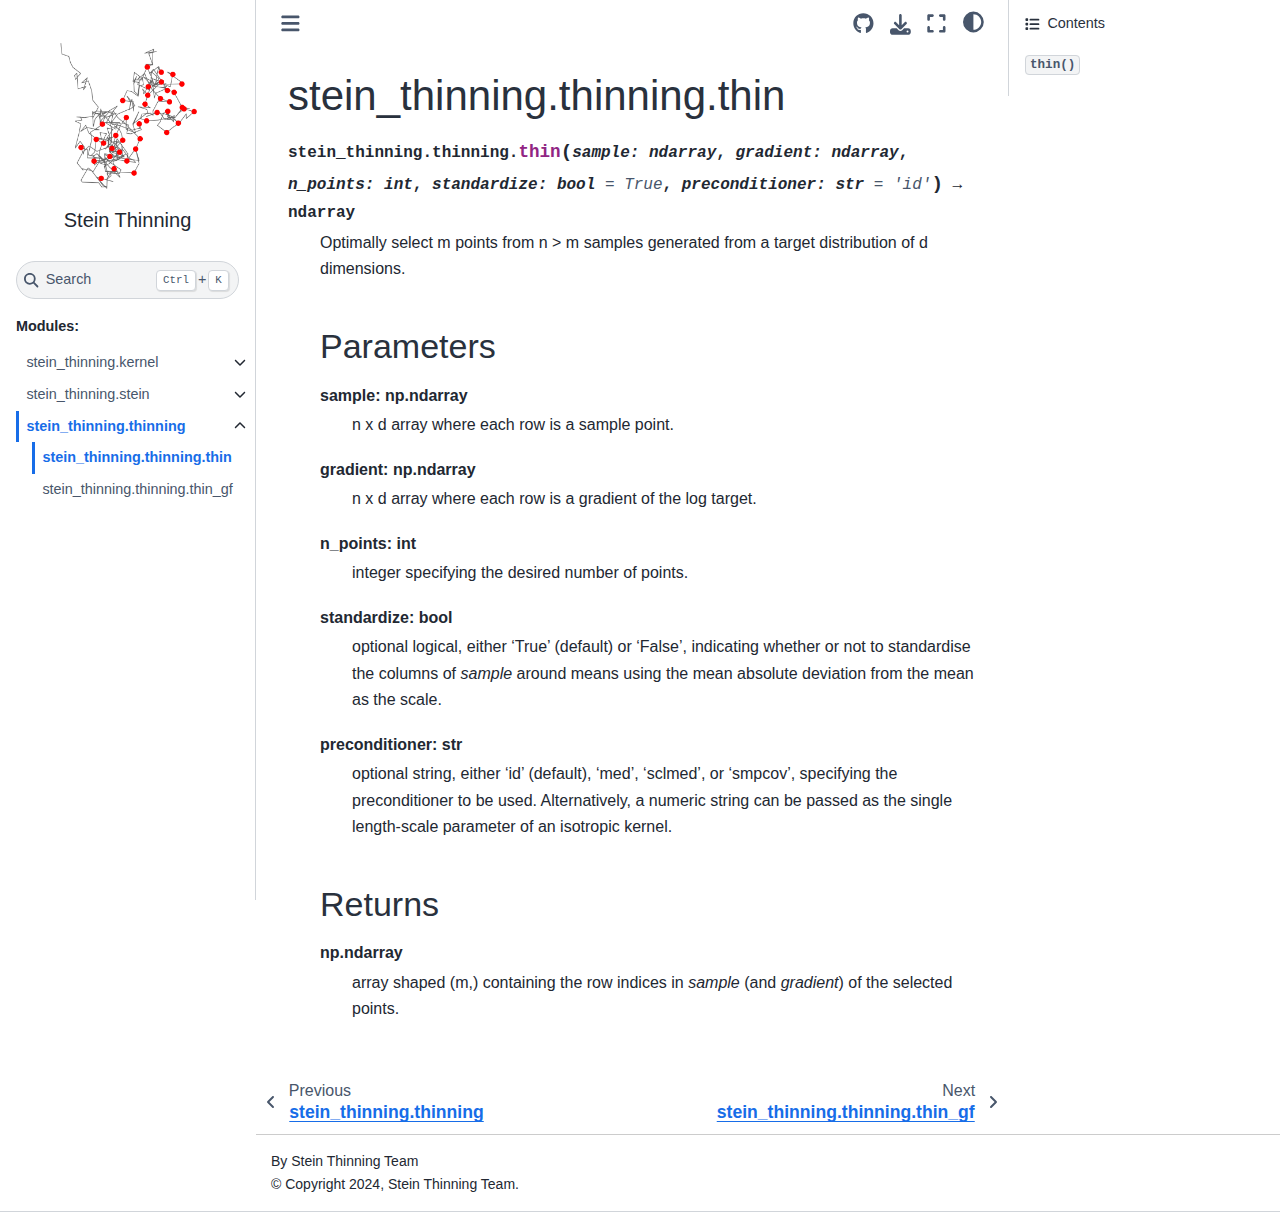
<file: _autosummary/stein_thinning.thinning.thin.html>
<!DOCTYPE html>


<html lang="en" data-content_root="" >

  <head>
    <meta charset="utf-8" />
    <meta name="viewport" content="width=device-width, initial-scale=1.0" /><meta name="viewport" content="width=device-width, initial-scale=1" />

    <title>stein_thinning.thinning.thin &#8212; Stein Thinning 0.2.0 documentation</title>
  
  
  
  <script data-cfasync="false">
    document.documentElement.dataset.mode = localStorage.getItem("mode") || "";
    document.documentElement.dataset.theme = localStorage.getItem("theme") || "";
  </script>
  <!-- 
    this give us a css class that will be invisible only if js is disabled 
  -->
  <noscript>
    <style>
      .pst-js-only { display: none !important; }

    </style>
  </noscript>
  
  <!-- Loaded before other Sphinx assets -->
  <link href="../_static/styles/theme.css?digest=26a4bc78f4c0ddb94549" rel="stylesheet" />
<link href="../_static/styles/pydata-sphinx-theme.css?digest=26a4bc78f4c0ddb94549" rel="stylesheet" />

    <link rel="stylesheet" type="text/css" href="../_static/pygments.css?v=a746c00c" />
    <link rel="stylesheet" type="text/css" href="../_static/styles/sphinx-book-theme.css?v=a3416100" />
    <link rel="stylesheet" type="text/css" href="../_static/style.css?v=8bdf28ea" />
  
  <!-- So that users can add custom icons -->
  <script src="../_static/scripts/fontawesome.js?digest=26a4bc78f4c0ddb94549"></script>
  <!-- Pre-loaded scripts that we'll load fully later -->
  <link rel="preload" as="script" href="../_static/scripts/bootstrap.js?digest=26a4bc78f4c0ddb94549" />
<link rel="preload" as="script" href="../_static/scripts/pydata-sphinx-theme.js?digest=26a4bc78f4c0ddb94549" />

    <script data-url_root="../" id="documentation_options" src="../_static/documentation_options.js?v=1690763d"></script>
    <script src="../_static/doctools.js?v=888ff710"></script>
    <script src="../_static/sphinx_highlight.js?v=4825356b"></script>
    <script src="../_static/scripts/sphinx-book-theme.js?v=887ef09a"></script>
    <script>DOCUMENTATION_OPTIONS.pagename = '_autosummary/stein_thinning.thinning.thin';</script>
    <link rel="index" title="Index" href="../genindex.html" />
    <link rel="search" title="Search" href="../search.html" />
    <link rel="next" title="stein_thinning.thinning.thin_gf" href="stein_thinning.thinning.thin_gf.html" />
    <link rel="prev" title="stein_thinning.thinning" href="stein_thinning.thinning.html" />
  <meta name="viewport" content="width=device-width, initial-scale=1"/>
  <meta name="docsearch:language" content="en"/>
  <meta name="docsearch:version" content="" />
  </head>
  
  
  <body data-bs-spy="scroll" data-bs-target=".bd-toc-nav" data-offset="180" data-bs-root-margin="0px 0px -60%" data-default-mode="">

  
  
  <div id="pst-skip-link" class="skip-link d-print-none"><a href="#main-content">Skip to main content</a></div>
  
  <div id="pst-scroll-pixel-helper"></div>
  
  <button type="button" class="btn rounded-pill" id="pst-back-to-top">
    <i class="fa-solid fa-arrow-up"></i>Back to top</button>

  
  <dialog id="pst-search-dialog">
    
<form class="bd-search d-flex align-items-center"
      action="../search.html"
      method="get">
  <i class="fa-solid fa-magnifying-glass"></i>
  <input type="search"
         class="form-control"
         name="q"
         placeholder="Search..."
         aria-label="Search..."
         autocomplete="off"
         autocorrect="off"
         autocapitalize="off"
         spellcheck="false"/>
  <span class="search-button__kbd-shortcut"><kbd class="kbd-shortcut__modifier">Ctrl</kbd>+<kbd>K</kbd></span>
</form>
  </dialog>

  <div class="pst-async-banner-revealer d-none">
  <aside id="bd-header-version-warning" class="d-none d-print-none" aria-label="Version warning"></aside>
</div>

  
    <header class="bd-header navbar navbar-expand-lg bd-navbar d-print-none">
    </header>
  

  <div class="bd-container">
    <div class="bd-container__inner bd-page-width">
      
      
      
      <dialog id="pst-primary-sidebar-modal"></dialog>
      <div id="pst-primary-sidebar" class="bd-sidebar-primary bd-sidebar">
        

  
  <div class="sidebar-header-items sidebar-primary__section">
    
    
    
    
  </div>
  
    <div class="sidebar-primary-items__start sidebar-primary__section">
        <div class="sidebar-primary-item">

  
    
  

<a class="navbar-brand logo" href="../index.html">
  
  
  
  
  
    
    
      
    
    
    <img src="../_static/gmm.png" class="logo__image only-light" alt=""/>
    <img src="../_static/gmm.png" class="logo__image only-dark pst-js-only" alt=""/>
  
  
    <p class="title logo__title">Stein Thinning</p>
  
</a></div>
        <div class="sidebar-primary-item">

<button class="btn search-button-field search-button__button pst-js-only" title="Search" aria-label="Search" data-bs-placement="bottom" data-bs-toggle="tooltip">
 <i class="fa-solid fa-magnifying-glass"></i>
 <span class="search-button__default-text">Search</span>
 <span class="search-button__kbd-shortcut"><kbd class="kbd-shortcut__modifier">Ctrl</kbd>+<kbd class="kbd-shortcut__modifier">K</kbd></span>
</button></div>
        <div class="sidebar-primary-item"><nav class="bd-links bd-docs-nav" aria-label="Main">
    <div class="bd-toc-item navbar-nav active">
        <p aria-level="2" class="caption" role="heading"><span class="caption-text">Modules:</span></p>
<ul class="current nav bd-sidenav">
<li class="toctree-l1 has-children"><a class="reference internal" href="stein_thinning.kernel.html">stein_thinning.kernel</a><details><summary><span class="toctree-toggle" role="presentation"><i class="fa-solid fa-chevron-down"></i></span></summary><ul>
<li class="toctree-l2"><a class="reference internal" href="stein_thinning.kernel.make_imq.html">stein_thinning.kernel.make_imq</a></li>
<li class="toctree-l2"><a class="reference internal" href="stein_thinning.kernel.make_precon.html">stein_thinning.kernel.make_precon</a></li>
<li class="toctree-l2"><a class="reference internal" href="stein_thinning.kernel.vfk0_imq.html">stein_thinning.kernel.vfk0_imq</a></li>
</ul>
</details></li>
<li class="toctree-l1 has-children"><a class="reference internal" href="stein_thinning.stein.html">stein_thinning.stein</a><details><summary><span class="toctree-toggle" role="presentation"><i class="fa-solid fa-chevron-down"></i></span></summary><ul>
<li class="toctree-l2"><a class="reference internal" href="stein_thinning.stein.kmat.html">stein_thinning.stein.kmat</a></li>
<li class="toctree-l2"><a class="reference internal" href="stein_thinning.stein.ksd.html">stein_thinning.stein.ksd</a></li>
</ul>
</details></li>
<li class="toctree-l1 current active has-children"><a class="reference internal" href="stein_thinning.thinning.html">stein_thinning.thinning</a><details open="open"><summary><span class="toctree-toggle" role="presentation"><i class="fa-solid fa-chevron-down"></i></span></summary><ul class="current">
<li class="toctree-l2 current active"><a class="current reference internal" href="#">stein_thinning.thinning.thin</a></li>
<li class="toctree-l2"><a class="reference internal" href="stein_thinning.thinning.thin_gf.html">stein_thinning.thinning.thin_gf</a></li>
</ul>
</details></li>
</ul>

    </div>
</nav></div>
    </div>
  
  
  <div class="sidebar-primary-items__end sidebar-primary__section">
  </div>
  
  <div id="rtd-footer-container"></div>


      </div>
      
      <main id="main-content" class="bd-main" role="main">
        
        

<div class="sbt-scroll-pixel-helper"></div>

          <div class="bd-content">
            <div class="bd-article-container">
              
              <div class="bd-header-article d-print-none">
<div class="header-article-items header-article__inner">
  
    <div class="header-article-items__start">
      
        <div class="header-article-item"><button class="sidebar-toggle primary-toggle btn btn-sm" title="Toggle primary sidebar" data-bs-placement="bottom" data-bs-toggle="tooltip">
  <span class="fa-solid fa-bars"></span>
</button></div>
      
    </div>
  
  
    <div class="header-article-items__end">
      
        <div class="header-article-item">

<div class="article-header-buttons">


<a href="https://github.com/wilson-ye-chen/stein_thinning" target="_blank"
   class="btn btn-sm btn-source-repository-button"
   title="Source repository"
   data-bs-placement="bottom" data-bs-toggle="tooltip"
>
  

<span class="btn__icon-container">
  <i class="fab fa-github"></i>
  </span>

</a>






<div class="dropdown dropdown-download-buttons">
  <button class="btn dropdown-toggle" type="button" data-bs-toggle="dropdown" aria-expanded="false" aria-label="Download this page">
    <i class="fas fa-download"></i>
  </button>
  <ul class="dropdown-menu">
      
      
      
      <li><a href="../_sources/_autosummary/stein_thinning.thinning.thin.rst" target="_blank"
   class="btn btn-sm btn-download-source-button dropdown-item"
   title="Download source file"
   data-bs-placement="left" data-bs-toggle="tooltip"
>
  

<span class="btn__icon-container">
  <i class="fas fa-file"></i>
  </span>
<span class="btn__text-container">.rst</span>
</a>
</li>
      
      
      
      
      <li>
<button onclick="window.print()"
  class="btn btn-sm btn-download-pdf-button dropdown-item"
  title="Print to PDF"
  data-bs-placement="left" data-bs-toggle="tooltip"
>
  

<span class="btn__icon-container">
  <i class="fas fa-file-pdf"></i>
  </span>
<span class="btn__text-container">.pdf</span>
</button>
</li>
      
  </ul>
</div>




<button onclick="toggleFullScreen()"
  class="btn btn-sm btn-fullscreen-button"
  title="Fullscreen mode"
  data-bs-placement="bottom" data-bs-toggle="tooltip"
>
  

<span class="btn__icon-container">
  <i class="fas fa-expand"></i>
  </span>

</button>



<button class="btn btn-sm nav-link pst-navbar-icon theme-switch-button pst-js-only" aria-label="Color mode" data-bs-title="Color mode"  data-bs-placement="bottom" data-bs-toggle="tooltip">
  <i class="theme-switch fa-solid fa-sun                fa-lg" data-mode="light" title="Light"></i>
  <i class="theme-switch fa-solid fa-moon               fa-lg" data-mode="dark"  title="Dark"></i>
  <i class="theme-switch fa-solid fa-circle-half-stroke fa-lg" data-mode="auto"  title="System Settings"></i>
</button>


<button class="btn btn-sm pst-navbar-icon search-button search-button__button pst-js-only" title="Search" aria-label="Search" data-bs-placement="bottom" data-bs-toggle="tooltip">
    <i class="fa-solid fa-magnifying-glass fa-lg"></i>
</button>
<button class="sidebar-toggle secondary-toggle btn btn-sm" title="Toggle secondary sidebar" data-bs-placement="bottom" data-bs-toggle="tooltip">
    <span class="fa-solid fa-list"></span>
</button>
</div></div>
      
    </div>
  
</div>
</div>
              
              

<div id="jb-print-docs-body" class="onlyprint">
    <h1>stein_thinning.thinning.thin</h1>
    <!-- Table of contents -->
    <div id="print-main-content">
        <div id="jb-print-toc">
            
            <div>
                <h2> Contents </h2>
            </div>
            <nav aria-label="Page">
                <ul class="visible nav section-nav flex-column">
<li class="toc-h2 nav-item toc-entry"><a class="reference internal nav-link" href="#stein_thinning.thinning.thin"><code class="docutils literal notranslate"><span class="pre">thin()</span></code></a></li>
</ul>
            </nav>
        </div>
    </div>
</div>

              
                
<div id="searchbox"></div>
                <article class="bd-article">
                  
  <section id="stein-thinning-thinning-thin">
<h1>stein_thinning.thinning.thin<a class="headerlink" href="#stein-thinning-thinning-thin" title="Permalink to this heading">#</a></h1>
<dl class="py function">
<dt class="sig sig-object py" id="stein_thinning.thinning.thin">
<span class="sig-prename descclassname"><span class="pre">stein_thinning.thinning.</span></span><span class="sig-name descname"><span class="pre">thin</span></span><span class="sig-paren">(</span><em class="sig-param"><span class="n"><span class="pre">sample</span></span><span class="p"><span class="pre">:</span></span><span class="w"> </span><span class="n"><span class="pre">ndarray</span></span></em>, <em class="sig-param"><span class="n"><span class="pre">gradient</span></span><span class="p"><span class="pre">:</span></span><span class="w"> </span><span class="n"><span class="pre">ndarray</span></span></em>, <em class="sig-param"><span class="n"><span class="pre">n_points</span></span><span class="p"><span class="pre">:</span></span><span class="w"> </span><span class="n"><span class="pre">int</span></span></em>, <em class="sig-param"><span class="n"><span class="pre">standardize</span></span><span class="p"><span class="pre">:</span></span><span class="w"> </span><span class="n"><span class="pre">bool</span></span><span class="w"> </span><span class="o"><span class="pre">=</span></span><span class="w"> </span><span class="default_value"><span class="pre">True</span></span></em>, <em class="sig-param"><span class="n"><span class="pre">preconditioner</span></span><span class="p"><span class="pre">:</span></span><span class="w"> </span><span class="n"><span class="pre">str</span></span><span class="w"> </span><span class="o"><span class="pre">=</span></span><span class="w"> </span><span class="default_value"><span class="pre">'id'</span></span></em><span class="sig-paren">)</span> <span class="sig-return"><span class="sig-return-icon">&#x2192;</span> <span class="sig-return-typehint"><span class="pre">ndarray</span></span></span><a class="headerlink" href="#stein_thinning.thinning.thin" title="Permalink to this definition">#</a></dt>
<dd><p>Optimally select m points from n &gt; m samples generated from a target distribution of d dimensions.</p>
<section id="parameters">
<h2>Parameters<a class="headerlink" href="#parameters" title="Permalink to this heading">#</a></h2>
<dl class="simple">
<dt>sample: np.ndarray</dt><dd><p>n x d array where each row is a sample point.</p>
</dd>
<dt>gradient: np.ndarray</dt><dd><p>n x d array where each row is a gradient of the log target.</p>
</dd>
<dt>n_points: int</dt><dd><p>integer specifying the desired number of points.</p>
</dd>
<dt>standardize: bool</dt><dd><p>optional logical, either ‘True’ (default) or ‘False’, indicating
whether or not to standardise the columns of <cite>sample</cite> around means
using the mean absolute deviation from the mean as the scale.</p>
</dd>
<dt>preconditioner: str</dt><dd><p>optional string, either ‘id’ (default), ‘med’, ‘sclmed’, or
‘smpcov’, specifying the preconditioner to be used. Alternatively,
a numeric string can be passed as the single length-scale parameter
of an isotropic kernel.</p>
</dd>
</dl>
</section>
<section id="returns">
<h2>Returns<a class="headerlink" href="#returns" title="Permalink to this heading">#</a></h2>
<dl class="simple">
<dt>np.ndarray</dt><dd><p>array shaped (m,) containing the row indices in <cite>sample</cite> (and <cite>gradient</cite>) of the
selected points.</p>
</dd>
</dl>
</section>
</dd></dl>

</section>


                </article>
              

              
              
              
              
                <footer class="prev-next-footer d-print-none">
                  
<div class="prev-next-area">
    <a class="left-prev"
       href="stein_thinning.thinning.html"
       title="previous page">
      <i class="fa-solid fa-angle-left"></i>
      <div class="prev-next-info">
        <p class="prev-next-subtitle">previous</p>
        <p class="prev-next-title">stein_thinning.thinning</p>
      </div>
    </a>
    <a class="right-next"
       href="stein_thinning.thinning.thin_gf.html"
       title="next page">
      <div class="prev-next-info">
        <p class="prev-next-subtitle">next</p>
        <p class="prev-next-title">stein_thinning.thinning.thin_gf</p>
      </div>
      <i class="fa-solid fa-angle-right"></i>
    </a>
</div>
                </footer>
              
            </div>
            
            
              
                <dialog id="pst-secondary-sidebar-modal"></dialog>
                <div id="pst-secondary-sidebar" class="bd-sidebar-secondary bd-toc"><div class="sidebar-secondary-items sidebar-secondary__inner">


  <div class="sidebar-secondary-item">
  <div class="page-toc tocsection onthispage">
    <i class="fa-solid fa-list"></i> Contents
  </div>
  <nav class="bd-toc-nav page-toc">
    <ul class="visible nav section-nav flex-column">
<li class="toc-h2 nav-item toc-entry"><a class="reference internal nav-link" href="#stein_thinning.thinning.thin"><code class="docutils literal notranslate"><span class="pre">thin()</span></code></a></li>
</ul>
  </nav></div>

</div></div>
              
            
          </div>
          <footer class="bd-footer-content">
            
<div class="bd-footer-content__inner container">
  
  <div class="footer-item">
    
<p class="component-author">
By Stein Thinning Team
</p>

  </div>
  
  <div class="footer-item">
    

  <p class="copyright">
    
      © Copyright 2024, Stein Thinning Team.
      <br/>
    
  </p>

  </div>
  
  <div class="footer-item">
    
  </div>
  
  <div class="footer-item">
    
  </div>
  
</div>
          </footer>
        

      </main>
    </div>
  </div>
  
  <!-- Scripts loaded after <body> so the DOM is not blocked -->
  <script defer src="../_static/scripts/bootstrap.js?digest=26a4bc78f4c0ddb94549"></script>
<script defer src="../_static/scripts/pydata-sphinx-theme.js?digest=26a4bc78f4c0ddb94549"></script>

  <footer class="bd-footer">
  </footer>
  </body>
</html>
</file>
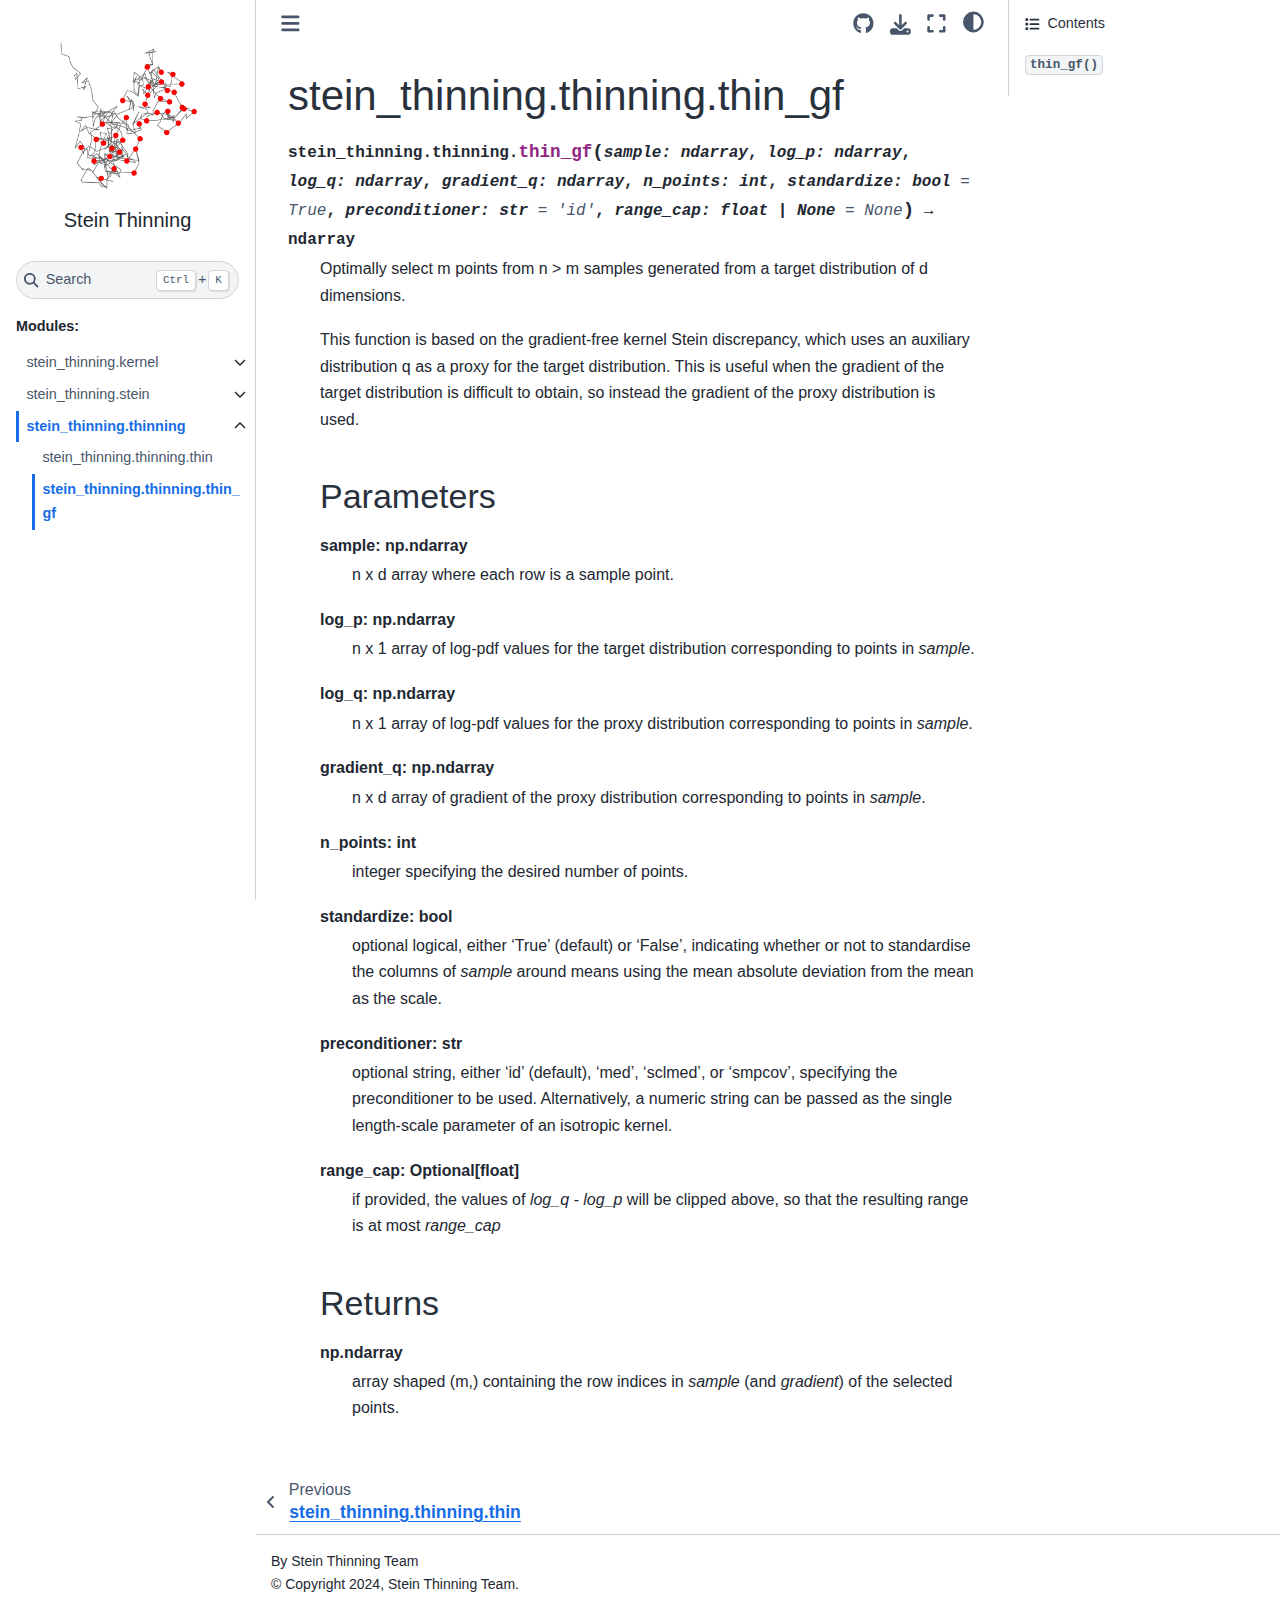
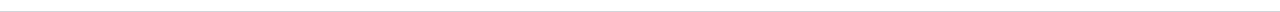
<file: _autosummary/stein_thinning.thinning.thin_gf.html>
<!DOCTYPE html>


<html lang="en" data-content_root="" >

  <head>
    <meta charset="utf-8" />
    <meta name="viewport" content="width=device-width, initial-scale=1.0" /><meta name="viewport" content="width=device-width, initial-scale=1" />

    <title>stein_thinning.thinning.thin_gf &#8212; Stein Thinning 0.2.0 documentation</title>
  
  
  
  <script data-cfasync="false">
    document.documentElement.dataset.mode = localStorage.getItem("mode") || "";
    document.documentElement.dataset.theme = localStorage.getItem("theme") || "";
  </script>
  <!-- 
    this give us a css class that will be invisible only if js is disabled 
  -->
  <noscript>
    <style>
      .pst-js-only { display: none !important; }

    </style>
  </noscript>
  
  <!-- Loaded before other Sphinx assets -->
  <link href="../_static/styles/theme.css?digest=26a4bc78f4c0ddb94549" rel="stylesheet" />
<link href="../_static/styles/pydata-sphinx-theme.css?digest=26a4bc78f4c0ddb94549" rel="stylesheet" />

    <link rel="stylesheet" type="text/css" href="../_static/pygments.css?v=a746c00c" />
    <link rel="stylesheet" type="text/css" href="../_static/styles/sphinx-book-theme.css?v=a3416100" />
    <link rel="stylesheet" type="text/css" href="../_static/style.css?v=8bdf28ea" />
  
  <!-- So that users can add custom icons -->
  <script src="../_static/scripts/fontawesome.js?digest=26a4bc78f4c0ddb94549"></script>
  <!-- Pre-loaded scripts that we'll load fully later -->
  <link rel="preload" as="script" href="../_static/scripts/bootstrap.js?digest=26a4bc78f4c0ddb94549" />
<link rel="preload" as="script" href="../_static/scripts/pydata-sphinx-theme.js?digest=26a4bc78f4c0ddb94549" />

    <script data-url_root="../" id="documentation_options" src="../_static/documentation_options.js?v=1690763d"></script>
    <script src="../_static/doctools.js?v=888ff710"></script>
    <script src="../_static/sphinx_highlight.js?v=4825356b"></script>
    <script src="../_static/scripts/sphinx-book-theme.js?v=887ef09a"></script>
    <script>DOCUMENTATION_OPTIONS.pagename = '_autosummary/stein_thinning.thinning.thin_gf';</script>
    <link rel="index" title="Index" href="../genindex.html" />
    <link rel="search" title="Search" href="../search.html" />
    <link rel="prev" title="stein_thinning.thinning.thin" href="stein_thinning.thinning.thin.html" />
  <meta name="viewport" content="width=device-width, initial-scale=1"/>
  <meta name="docsearch:language" content="en"/>
  <meta name="docsearch:version" content="" />
  </head>
  
  
  <body data-bs-spy="scroll" data-bs-target=".bd-toc-nav" data-offset="180" data-bs-root-margin="0px 0px -60%" data-default-mode="">

  
  
  <div id="pst-skip-link" class="skip-link d-print-none"><a href="#main-content">Skip to main content</a></div>
  
  <div id="pst-scroll-pixel-helper"></div>
  
  <button type="button" class="btn rounded-pill" id="pst-back-to-top">
    <i class="fa-solid fa-arrow-up"></i>Back to top</button>

  
  <dialog id="pst-search-dialog">
    
<form class="bd-search d-flex align-items-center"
      action="../search.html"
      method="get">
  <i class="fa-solid fa-magnifying-glass"></i>
  <input type="search"
         class="form-control"
         name="q"
         placeholder="Search..."
         aria-label="Search..."
         autocomplete="off"
         autocorrect="off"
         autocapitalize="off"
         spellcheck="false"/>
  <span class="search-button__kbd-shortcut"><kbd class="kbd-shortcut__modifier">Ctrl</kbd>+<kbd>K</kbd></span>
</form>
  </dialog>

  <div class="pst-async-banner-revealer d-none">
  <aside id="bd-header-version-warning" class="d-none d-print-none" aria-label="Version warning"></aside>
</div>

  
    <header class="bd-header navbar navbar-expand-lg bd-navbar d-print-none">
    </header>
  

  <div class="bd-container">
    <div class="bd-container__inner bd-page-width">
      
      
      
      <dialog id="pst-primary-sidebar-modal"></dialog>
      <div id="pst-primary-sidebar" class="bd-sidebar-primary bd-sidebar">
        

  
  <div class="sidebar-header-items sidebar-primary__section">
    
    
    
    
  </div>
  
    <div class="sidebar-primary-items__start sidebar-primary__section">
        <div class="sidebar-primary-item">

  
    
  

<a class="navbar-brand logo" href="../index.html">
  
  
  
  
  
    
    
      
    
    
    <img src="../_static/gmm.png" class="logo__image only-light" alt=""/>
    <img src="../_static/gmm.png" class="logo__image only-dark pst-js-only" alt=""/>
  
  
    <p class="title logo__title">Stein Thinning</p>
  
</a></div>
        <div class="sidebar-primary-item">

<button class="btn search-button-field search-button__button pst-js-only" title="Search" aria-label="Search" data-bs-placement="bottom" data-bs-toggle="tooltip">
 <i class="fa-solid fa-magnifying-glass"></i>
 <span class="search-button__default-text">Search</span>
 <span class="search-button__kbd-shortcut"><kbd class="kbd-shortcut__modifier">Ctrl</kbd>+<kbd class="kbd-shortcut__modifier">K</kbd></span>
</button></div>
        <div class="sidebar-primary-item"><nav class="bd-links bd-docs-nav" aria-label="Main">
    <div class="bd-toc-item navbar-nav active">
        <p aria-level="2" class="caption" role="heading"><span class="caption-text">Modules:</span></p>
<ul class="current nav bd-sidenav">
<li class="toctree-l1 has-children"><a class="reference internal" href="stein_thinning.kernel.html">stein_thinning.kernel</a><details><summary><span class="toctree-toggle" role="presentation"><i class="fa-solid fa-chevron-down"></i></span></summary><ul>
<li class="toctree-l2"><a class="reference internal" href="stein_thinning.kernel.make_imq.html">stein_thinning.kernel.make_imq</a></li>
<li class="toctree-l2"><a class="reference internal" href="stein_thinning.kernel.make_precon.html">stein_thinning.kernel.make_precon</a></li>
<li class="toctree-l2"><a class="reference internal" href="stein_thinning.kernel.vfk0_imq.html">stein_thinning.kernel.vfk0_imq</a></li>
</ul>
</details></li>
<li class="toctree-l1 has-children"><a class="reference internal" href="stein_thinning.stein.html">stein_thinning.stein</a><details><summary><span class="toctree-toggle" role="presentation"><i class="fa-solid fa-chevron-down"></i></span></summary><ul>
<li class="toctree-l2"><a class="reference internal" href="stein_thinning.stein.kmat.html">stein_thinning.stein.kmat</a></li>
<li class="toctree-l2"><a class="reference internal" href="stein_thinning.stein.ksd.html">stein_thinning.stein.ksd</a></li>
</ul>
</details></li>
<li class="toctree-l1 current active has-children"><a class="reference internal" href="stein_thinning.thinning.html">stein_thinning.thinning</a><details open="open"><summary><span class="toctree-toggle" role="presentation"><i class="fa-solid fa-chevron-down"></i></span></summary><ul class="current">
<li class="toctree-l2"><a class="reference internal" href="stein_thinning.thinning.thin.html">stein_thinning.thinning.thin</a></li>
<li class="toctree-l2 current active"><a class="current reference internal" href="#">stein_thinning.thinning.thin_gf</a></li>
</ul>
</details></li>
</ul>

    </div>
</nav></div>
    </div>
  
  
  <div class="sidebar-primary-items__end sidebar-primary__section">
  </div>
  
  <div id="rtd-footer-container"></div>


      </div>
      
      <main id="main-content" class="bd-main" role="main">
        
        

<div class="sbt-scroll-pixel-helper"></div>

          <div class="bd-content">
            <div class="bd-article-container">
              
              <div class="bd-header-article d-print-none">
<div class="header-article-items header-article__inner">
  
    <div class="header-article-items__start">
      
        <div class="header-article-item"><button class="sidebar-toggle primary-toggle btn btn-sm" title="Toggle primary sidebar" data-bs-placement="bottom" data-bs-toggle="tooltip">
  <span class="fa-solid fa-bars"></span>
</button></div>
      
    </div>
  
  
    <div class="header-article-items__end">
      
        <div class="header-article-item">

<div class="article-header-buttons">


<a href="https://github.com/wilson-ye-chen/stein_thinning" target="_blank"
   class="btn btn-sm btn-source-repository-button"
   title="Source repository"
   data-bs-placement="bottom" data-bs-toggle="tooltip"
>
  

<span class="btn__icon-container">
  <i class="fab fa-github"></i>
  </span>

</a>






<div class="dropdown dropdown-download-buttons">
  <button class="btn dropdown-toggle" type="button" data-bs-toggle="dropdown" aria-expanded="false" aria-label="Download this page">
    <i class="fas fa-download"></i>
  </button>
  <ul class="dropdown-menu">
      
      
      
      <li><a href="../_sources/_autosummary/stein_thinning.thinning.thin_gf.rst" target="_blank"
   class="btn btn-sm btn-download-source-button dropdown-item"
   title="Download source file"
   data-bs-placement="left" data-bs-toggle="tooltip"
>
  

<span class="btn__icon-container">
  <i class="fas fa-file"></i>
  </span>
<span class="btn__text-container">.rst</span>
</a>
</li>
      
      
      
      
      <li>
<button onclick="window.print()"
  class="btn btn-sm btn-download-pdf-button dropdown-item"
  title="Print to PDF"
  data-bs-placement="left" data-bs-toggle="tooltip"
>
  

<span class="btn__icon-container">
  <i class="fas fa-file-pdf"></i>
  </span>
<span class="btn__text-container">.pdf</span>
</button>
</li>
      
  </ul>
</div>




<button onclick="toggleFullScreen()"
  class="btn btn-sm btn-fullscreen-button"
  title="Fullscreen mode"
  data-bs-placement="bottom" data-bs-toggle="tooltip"
>
  

<span class="btn__icon-container">
  <i class="fas fa-expand"></i>
  </span>

</button>



<button class="btn btn-sm nav-link pst-navbar-icon theme-switch-button pst-js-only" aria-label="Color mode" data-bs-title="Color mode"  data-bs-placement="bottom" data-bs-toggle="tooltip">
  <i class="theme-switch fa-solid fa-sun                fa-lg" data-mode="light" title="Light"></i>
  <i class="theme-switch fa-solid fa-moon               fa-lg" data-mode="dark"  title="Dark"></i>
  <i class="theme-switch fa-solid fa-circle-half-stroke fa-lg" data-mode="auto"  title="System Settings"></i>
</button>


<button class="btn btn-sm pst-navbar-icon search-button search-button__button pst-js-only" title="Search" aria-label="Search" data-bs-placement="bottom" data-bs-toggle="tooltip">
    <i class="fa-solid fa-magnifying-glass fa-lg"></i>
</button>
<button class="sidebar-toggle secondary-toggle btn btn-sm" title="Toggle secondary sidebar" data-bs-placement="bottom" data-bs-toggle="tooltip">
    <span class="fa-solid fa-list"></span>
</button>
</div></div>
      
    </div>
  
</div>
</div>
              
              

<div id="jb-print-docs-body" class="onlyprint">
    <h1>stein_thinning.thinning.thin_gf</h1>
    <!-- Table of contents -->
    <div id="print-main-content">
        <div id="jb-print-toc">
            
            <div>
                <h2> Contents </h2>
            </div>
            <nav aria-label="Page">
                <ul class="visible nav section-nav flex-column">
<li class="toc-h2 nav-item toc-entry"><a class="reference internal nav-link" href="#stein_thinning.thinning.thin_gf"><code class="docutils literal notranslate"><span class="pre">thin_gf()</span></code></a></li>
</ul>
            </nav>
        </div>
    </div>
</div>

              
                
<div id="searchbox"></div>
                <article class="bd-article">
                  
  <section id="stein-thinning-thinning-thin-gf">
<h1>stein_thinning.thinning.thin_gf<a class="headerlink" href="#stein-thinning-thinning-thin-gf" title="Permalink to this heading">#</a></h1>
<dl class="py function">
<dt class="sig sig-object py" id="stein_thinning.thinning.thin_gf">
<span class="sig-prename descclassname"><span class="pre">stein_thinning.thinning.</span></span><span class="sig-name descname"><span class="pre">thin_gf</span></span><span class="sig-paren">(</span><em class="sig-param"><span class="n"><span class="pre">sample</span></span><span class="p"><span class="pre">:</span></span><span class="w"> </span><span class="n"><span class="pre">ndarray</span></span></em>, <em class="sig-param"><span class="n"><span class="pre">log_p</span></span><span class="p"><span class="pre">:</span></span><span class="w"> </span><span class="n"><span class="pre">ndarray</span></span></em>, <em class="sig-param"><span class="n"><span class="pre">log_q</span></span><span class="p"><span class="pre">:</span></span><span class="w"> </span><span class="n"><span class="pre">ndarray</span></span></em>, <em class="sig-param"><span class="n"><span class="pre">gradient_q</span></span><span class="p"><span class="pre">:</span></span><span class="w"> </span><span class="n"><span class="pre">ndarray</span></span></em>, <em class="sig-param"><span class="n"><span class="pre">n_points</span></span><span class="p"><span class="pre">:</span></span><span class="w"> </span><span class="n"><span class="pre">int</span></span></em>, <em class="sig-param"><span class="n"><span class="pre">standardize</span></span><span class="p"><span class="pre">:</span></span><span class="w"> </span><span class="n"><span class="pre">bool</span></span><span class="w"> </span><span class="o"><span class="pre">=</span></span><span class="w"> </span><span class="default_value"><span class="pre">True</span></span></em>, <em class="sig-param"><span class="n"><span class="pre">preconditioner</span></span><span class="p"><span class="pre">:</span></span><span class="w"> </span><span class="n"><span class="pre">str</span></span><span class="w"> </span><span class="o"><span class="pre">=</span></span><span class="w"> </span><span class="default_value"><span class="pre">'id'</span></span></em>, <em class="sig-param"><span class="n"><span class="pre">range_cap</span></span><span class="p"><span class="pre">:</span></span><span class="w"> </span><span class="n"><span class="pre">float</span><span class="w"> </span><span class="p"><span class="pre">|</span></span><span class="w"> </span><span class="pre">None</span></span><span class="w"> </span><span class="o"><span class="pre">=</span></span><span class="w"> </span><span class="default_value"><span class="pre">None</span></span></em><span class="sig-paren">)</span> <span class="sig-return"><span class="sig-return-icon">&#x2192;</span> <span class="sig-return-typehint"><span class="pre">ndarray</span></span></span><a class="headerlink" href="#stein_thinning.thinning.thin_gf" title="Permalink to this definition">#</a></dt>
<dd><p>Optimally select m points from n &gt; m samples generated from a target distribution of d dimensions.</p>
<p>This function is based on the gradient-free kernel Stein discrepancy,
which uses an auxiliary distribution q as a proxy for the target distribution.
This is useful when the gradient of the target distribution is difficult to obtain,
so instead the gradient of the proxy distribution is used.</p>
<section id="parameters">
<h2>Parameters<a class="headerlink" href="#parameters" title="Permalink to this heading">#</a></h2>
<dl class="simple">
<dt>sample: np.ndarray</dt><dd><p>n x d array where each row is a sample point.</p>
</dd>
<dt>log_p: np.ndarray</dt><dd><p>n x 1 array of log-pdf values for the target distribution corresponding
to points in <cite>sample</cite>.</p>
</dd>
<dt>log_q: np.ndarray</dt><dd><p>n x 1 array of log-pdf values for the proxy distribution corresponding
to points in <cite>sample</cite>.</p>
</dd>
<dt>gradient_q: np.ndarray</dt><dd><p>n x d array of gradient of the proxy distribution corresponding to points
in <cite>sample</cite>.</p>
</dd>
<dt>n_points: int</dt><dd><p>integer specifying the desired number of points.</p>
</dd>
<dt>standardize: bool</dt><dd><p>optional logical, either ‘True’ (default) or ‘False’, indicating
whether or not to standardise the columns of <cite>sample</cite> around means
using the mean absolute deviation from the mean as the scale.</p>
</dd>
<dt>preconditioner: str</dt><dd><p>optional string, either ‘id’ (default), ‘med’, ‘sclmed’, or
‘smpcov’, specifying the preconditioner to be used. Alternatively,
a numeric string can be passed as the single length-scale parameter
of an isotropic kernel.</p>
</dd>
<dt>range_cap: Optional[float]</dt><dd><p>if provided, the values of <cite>log_q - log_p</cite> will be clipped above, so that
the resulting range is at most <cite>range_cap</cite></p>
</dd>
</dl>
</section>
<section id="returns">
<h2>Returns<a class="headerlink" href="#returns" title="Permalink to this heading">#</a></h2>
<dl class="simple">
<dt>np.ndarray</dt><dd><p>array shaped (m,) containing the row indices in <cite>sample</cite> (and <cite>gradient</cite>) of the
selected points.</p>
</dd>
</dl>
</section>
</dd></dl>

</section>


                </article>
              

              
              
              
              
                <footer class="prev-next-footer d-print-none">
                  
<div class="prev-next-area">
    <a class="left-prev"
       href="stein_thinning.thinning.thin.html"
       title="previous page">
      <i class="fa-solid fa-angle-left"></i>
      <div class="prev-next-info">
        <p class="prev-next-subtitle">previous</p>
        <p class="prev-next-title">stein_thinning.thinning.thin</p>
      </div>
    </a>
</div>
                </footer>
              
            </div>
            
            
              
                <dialog id="pst-secondary-sidebar-modal"></dialog>
                <div id="pst-secondary-sidebar" class="bd-sidebar-secondary bd-toc"><div class="sidebar-secondary-items sidebar-secondary__inner">


  <div class="sidebar-secondary-item">
  <div class="page-toc tocsection onthispage">
    <i class="fa-solid fa-list"></i> Contents
  </div>
  <nav class="bd-toc-nav page-toc">
    <ul class="visible nav section-nav flex-column">
<li class="toc-h2 nav-item toc-entry"><a class="reference internal nav-link" href="#stein_thinning.thinning.thin_gf"><code class="docutils literal notranslate"><span class="pre">thin_gf()</span></code></a></li>
</ul>
  </nav></div>

</div></div>
              
            
          </div>
          <footer class="bd-footer-content">
            
<div class="bd-footer-content__inner container">
  
  <div class="footer-item">
    
<p class="component-author">
By Stein Thinning Team
</p>

  </div>
  
  <div class="footer-item">
    

  <p class="copyright">
    
      © Copyright 2024, Stein Thinning Team.
      <br/>
    
  </p>

  </div>
  
  <div class="footer-item">
    
  </div>
  
  <div class="footer-item">
    
  </div>
  
</div>
          </footer>
        

      </main>
    </div>
  </div>
  
  <!-- Scripts loaded after <body> so the DOM is not blocked -->
  <script defer src="../_static/scripts/bootstrap.js?digest=26a4bc78f4c0ddb94549"></script>
<script defer src="../_static/scripts/pydata-sphinx-theme.js?digest=26a4bc78f4c0ddb94549"></script>

  <footer class="bd-footer">
  </footer>
  </body>
</html>
</file>
<file: _static/styles/theme.css>
/* Provided by Sphinx's 'basic' theme, and included in the final set of assets */
@import "../basic.css";
</file>
<file: _static/pygments.css>
html[data-theme="light"] .highlight pre { line-height: 125%; }
html[data-theme="light"] .highlight td.linenos .normal { color: inherit; background-color: transparent; padding-left: 5px; padding-right: 5px; }
html[data-theme="light"] .highlight span.linenos { color: inherit; background-color: transparent; padding-left: 5px; padding-right: 5px; }
html[data-theme="light"] .highlight td.linenos .special { color: #000000; background-color: #ffffc0; padding-left: 5px; padding-right: 5px; }
html[data-theme="light"] .highlight span.linenos.special { color: #000000; background-color: #ffffc0; padding-left: 5px; padding-right: 5px; }
html[data-theme="light"] .highlight .hll { background-color: #fae4c2 }
html[data-theme="light"] .highlight { background: #fefefe; color: #080808 }
html[data-theme="light"] .highlight .c { color: #515151 } /* Comment */
html[data-theme="light"] .highlight .err { color: #a12236 } /* Error */
html[data-theme="light"] .highlight .k { color: #6730c5 } /* Keyword */
html[data-theme="light"] .highlight .l { color: #7f4707 } /* Literal */
html[data-theme="light"] .highlight .n { color: #080808 } /* Name */
html[data-theme="light"] .highlight .o { color: #00622f } /* Operator */
html[data-theme="light"] .highlight .p { color: #080808 } /* Punctuation */
html[data-theme="light"] .highlight .ch { color: #515151 } /* Comment.Hashbang */
html[data-theme="light"] .highlight .cm { color: #515151 } /* Comment.Multiline */
html[data-theme="light"] .highlight .cp { color: #515151 } /* Comment.Preproc */
html[data-theme="light"] .highlight .cpf { color: #515151 } /* Comment.PreprocFile */
html[data-theme="light"] .highlight .c1 { color: #515151 } /* Comment.Single */
html[data-theme="light"] .highlight .cs { color: #515151 } /* Comment.Special */
html[data-theme="light"] .highlight .gd { color: #005b82 } /* Generic.Deleted */
html[data-theme="light"] .highlight .ge { font-style: italic } /* Generic.Emph */
html[data-theme="light"] .highlight .gh { color: #005b82 } /* Generic.Heading */
html[data-theme="light"] .highlight .gs { font-weight: bold } /* Generic.Strong */
html[data-theme="light"] .highlight .gu { color: #005b82 } /* Generic.Subheading */
html[data-theme="light"] .highlight .kc { color: #6730c5 } /* Keyword.Constant */
html[data-theme="light"] .highlight .kd { color: #6730c5 } /* Keyword.Declaration */
html[data-theme="light"] .highlight .kn { color: #6730c5 } /* Keyword.Namespace */
html[data-theme="light"] .highlight .kp { color: #6730c5 } /* Keyword.Pseudo */
html[data-theme="light"] .highlight .kr { color: #6730c5 } /* Keyword.Reserved */
html[data-theme="light"] .highlight .kt { color: #7f4707 } /* Keyword.Type */
html[data-theme="light"] .highlight .ld { color: #7f4707 } /* Literal.Date */
html[data-theme="light"] .highlight .m { color: #7f4707 } /* Literal.Number */
html[data-theme="light"] .highlight .s { color: #00622f } /* Literal.String */
html[data-theme="light"] .highlight .na { color: #912583 } /* Name.Attribute */
html[data-theme="light"] .highlight .nb { color: #7f4707 } /* Name.Builtin */
html[data-theme="light"] .highlight .nc { color: #005b82 } /* Name.Class */
html[data-theme="light"] .highlight .no { color: #005b82 } /* Name.Constant */
html[data-theme="light"] .highlight .nd { color: #7f4707 } /* Name.Decorator */
html[data-theme="light"] .highlight .ni { color: #00622f } /* Name.Entity */
html[data-theme="light"] .highlight .ne { color: #6730c5 } /* Name.Exception */
html[data-theme="light"] .highlight .nf { color: #005b82 } /* Name.Function */
html[data-theme="light"] .highlight .nl { color: #7f4707 } /* Name.Label */
html[data-theme="light"] .highlight .nn { color: #080808 } /* Name.Namespace */
html[data-theme="light"] .highlight .nx { color: #080808 } /* Name.Other */
html[data-theme="light"] .highlight .py { color: #005b82 } /* Name.Property */
html[data-theme="light"] .highlight .nt { color: #005b82 } /* Name.Tag */
html[data-theme="light"] .highlight .nv { color: #a12236 } /* Name.Variable */
html[data-theme="light"] .highlight .ow { color: #6730c5 } /* Operator.Word */
html[data-theme="light"] .highlight .pm { color: #080808 } /* Punctuation.Marker */
html[data-theme="light"] .highlight .w { color: #080808 } /* Text.Whitespace */
html[data-theme="light"] .highlight .mb { color: #7f4707 } /* Literal.Number.Bin */
html[data-theme="light"] .highlight .mf { color: #7f4707 } /* Literal.Number.Float */
html[data-theme="light"] .highlight .mh { color: #7f4707 } /* Literal.Number.Hex */
html[data-theme="light"] .highlight .mi { color: #7f4707 } /* Literal.Number.Integer */
html[data-theme="light"] .highlight .mo { color: #7f4707 } /* Literal.Number.Oct */
html[data-theme="light"] .highlight .sa { color: #00622f } /* Literal.String.Affix */
html[data-theme="light"] .highlight .sb { color: #00622f } /* Literal.String.Backtick */
html[data-theme="light"] .highlight .sc { color: #00622f } /* Literal.String.Char */
html[data-theme="light"] .highlight .dl { color: #00622f } /* Literal.String.Delimiter */
html[data-theme="light"] .highlight .sd { color: #00622f } /* Literal.String.Doc */
html[data-theme="light"] .highlight .s2 { color: #00622f } /* Literal.String.Double */
html[data-theme="light"] .highlight .se { color: #00622f } /* Literal.String.Escape */
html[data-theme="light"] .highlight .sh { color: #00622f } /* Literal.String.Heredoc */
html[data-theme="light"] .highlight .si { color: #00622f } /* Literal.String.Interpol */
html[data-theme="light"] .highlight .sx { color: #00622f } /* Literal.String.Other */
html[data-theme="light"] .highlight .sr { color: #a12236 } /* Literal.String.Regex */
html[data-theme="light"] .highlight .s1 { color: #00622f } /* Literal.String.Single */
html[data-theme="light"] .highlight .ss { color: #005b82 } /* Literal.String.Symbol */
html[data-theme="light"] .highlight .bp { color: #7f4707 } /* Name.Builtin.Pseudo */
html[data-theme="light"] .highlight .fm { color: #005b82 } /* Name.Function.Magic */
html[data-theme="light"] .highlight .vc { color: #a12236 } /* Name.Variable.Class */
html[data-theme="light"] .highlight .vg { color: #a12236 } /* Name.Variable.Global */
html[data-theme="light"] .highlight .vi { color: #a12236 } /* Name.Variable.Instance */
html[data-theme="light"] .highlight .vm { color: #7f4707 } /* Name.Variable.Magic */
html[data-theme="light"] .highlight .il { color: #7f4707 } /* Literal.Number.Integer.Long */
html[data-theme="dark"] .highlight pre { line-height: 125%; }
html[data-theme="dark"] .highlight td.linenos .normal { color: inherit; background-color: transparent; padding-left: 5px; padding-right: 5px; }
html[data-theme="dark"] .highlight span.linenos { color: inherit; background-color: transparent; padding-left: 5px; padding-right: 5px; }
html[data-theme="dark"] .highlight td.linenos .special { color: #000000; background-color: #ffffc0; padding-left: 5px; padding-right: 5px; }
html[data-theme="dark"] .highlight span.linenos.special { color: #000000; background-color: #ffffc0; padding-left: 5px; padding-right: 5px; }
html[data-theme="dark"] .highlight .hll { background-color: #ffd9002e }
html[data-theme="dark"] .highlight { background: #2b2b2b; color: #f8f8f2 }
html[data-theme="dark"] .highlight .c { color: #ffd900 } /* Comment */
html[data-theme="dark"] .highlight .err { color: #ffa07a } /* Error */
html[data-theme="dark"] .highlight .k { color: #dcc6e0 } /* Keyword */
html[data-theme="dark"] .highlight .l { color: #ffd900 } /* Literal */
html[data-theme="dark"] .highlight .n { color: #f8f8f2 } /* Name */
html[data-theme="dark"] .highlight .o { color: #abe338 } /* Operator */
html[data-theme="dark"] .highlight .p { color: #f8f8f2 } /* Punctuation */
html[data-theme="dark"] .highlight .ch { color: #ffd900 } /* Comment.Hashbang */
html[data-theme="dark"] .highlight .cm { color: #ffd900 } /* Comment.Multiline */
html[data-theme="dark"] .highlight .cp { color: #ffd900 } /* Comment.Preproc */
html[data-theme="dark"] .highlight .cpf { color: #ffd900 } /* Comment.PreprocFile */
html[data-theme="dark"] .highlight .c1 { color: #ffd900 } /* Comment.Single */
html[data-theme="dark"] .highlight .cs { color: #ffd900 } /* Comment.Special */
html[data-theme="dark"] .highlight .gd { color: #00e0e0 } /* Generic.Deleted */
html[data-theme="dark"] .highlight .ge { font-style: italic } /* Generic.Emph */
html[data-theme="dark"] .highlight .gh { color: #00e0e0 } /* Generic.Heading */
html[data-theme="dark"] .highlight .gs { font-weight: bold } /* Generic.Strong */
html[data-theme="dark"] .highlight .gu { color: #00e0e0 } /* Generic.Subheading */
html[data-theme="dark"] .highlight .kc { color: #dcc6e0 } /* Keyword.Constant */
html[data-theme="dark"] .highlight .kd { color: #dcc6e0 } /* Keyword.Declaration */
html[data-theme="dark"] .highlight .kn { color: #dcc6e0 } /* Keyword.Namespace */
html[data-theme="dark"] .highlight .kp { color: #dcc6e0 } /* Keyword.Pseudo */
html[data-theme="dark"] .highlight .kr { color: #dcc6e0 } /* Keyword.Reserved */
html[data-theme="dark"] .highlight .kt { color: #ffd900 } /* Keyword.Type */
html[data-theme="dark"] .highlight .ld { color: #ffd900 } /* Literal.Date */
html[data-theme="dark"] .highlight .m { color: #ffd900 } /* Literal.Number */
html[data-theme="dark"] .highlight .s { color: #abe338 } /* Literal.String */
html[data-theme="dark"] .highlight .na { color: #ffd900 } /* Name.Attribute */
html[data-theme="dark"] .highlight .nb { color: #ffd900 } /* Name.Builtin */
html[data-theme="dark"] .highlight .nc { color: #00e0e0 } /* Name.Class */
html[data-theme="dark"] .highlight .no { color: #00e0e0 } /* Name.Constant */
html[data-theme="dark"] .highlight .nd { color: #ffd900 } /* Name.Decorator */
html[data-theme="dark"] .highlight .ni { color: #abe338 } /* Name.Entity */
html[data-theme="dark"] .highlight .ne { color: #dcc6e0 } /* Name.Exception */
html[data-theme="dark"] .highlight .nf { color: #00e0e0 } /* Name.Function */
html[data-theme="dark"] .highlight .nl { color: #ffd900 } /* Name.Label */
html[data-theme="dark"] .highlight .nn { color: #f8f8f2 } /* Name.Namespace */
html[data-theme="dark"] .highlight .nx { color: #f8f8f2 } /* Name.Other */
html[data-theme="dark"] .highlight .py { color: #00e0e0 } /* Name.Property */
html[data-theme="dark"] .highlight .nt { color: #00e0e0 } /* Name.Tag */
html[data-theme="dark"] .highlight .nv { color: #ffa07a } /* Name.Variable */
html[data-theme="dark"] .highlight .ow { color: #dcc6e0 } /* Operator.Word */
html[data-theme="dark"] .highlight .pm { color: #f8f8f2 } /* Punctuation.Marker */
html[data-theme="dark"] .highlight .w { color: #f8f8f2 } /* Text.Whitespace */
html[data-theme="dark"] .highlight .mb { color: #ffd900 } /* Literal.Number.Bin */
html[data-theme="dark"] .highlight .mf { color: #ffd900 } /* Literal.Number.Float */
html[data-theme="dark"] .highlight .mh { color: #ffd900 } /* Literal.Number.Hex */
html[data-theme="dark"] .highlight .mi { color: #ffd900 } /* Literal.Number.Integer */
html[data-theme="dark"] .highlight .mo { color: #ffd900 } /* Literal.Number.Oct */
html[data-theme="dark"] .highlight .sa { color: #abe338 } /* Literal.String.Affix */
html[data-theme="dark"] .highlight .sb { color: #abe338 } /* Literal.String.Backtick */
html[data-theme="dark"] .highlight .sc { color: #abe338 } /* Literal.String.Char */
html[data-theme="dark"] .highlight .dl { color: #abe338 } /* Literal.String.Delimiter */
html[data-theme="dark"] .highlight .sd { color: #abe338 } /* Literal.String.Doc */
html[data-theme="dark"] .highlight .s2 { color: #abe338 } /* Literal.String.Double */
html[data-theme="dark"] .highlight .se { color: #abe338 } /* Literal.String.Escape */
html[data-theme="dark"] .highlight .sh { color: #abe338 } /* Literal.String.Heredoc */
html[data-theme="dark"] .highlight .si { color: #abe338 } /* Literal.String.Interpol */
html[data-theme="dark"] .highlight .sx { color: #abe338 } /* Literal.String.Other */
html[data-theme="dark"] .highlight .sr { color: #ffa07a } /* Literal.String.Regex */
html[data-theme="dark"] .highlight .s1 { color: #abe338 } /* Literal.String.Single */
html[data-theme="dark"] .highlight .ss { color: #00e0e0 } /* Literal.String.Symbol */
html[data-theme="dark"] .highlight .bp { color: #ffd900 } /* Name.Builtin.Pseudo */
html[data-theme="dark"] .highlight .fm { color: #00e0e0 } /* Name.Function.Magic */
html[data-theme="dark"] .highlight .vc { color: #ffa07a } /* Name.Variable.Class */
html[data-theme="dark"] .highlight .vg { color: #ffa07a } /* Name.Variable.Global */
html[data-theme="dark"] .highlight .vi { color: #ffa07a } /* Name.Variable.Instance */
html[data-theme="dark"] .highlight .vm { color: #ffd900 } /* Name.Variable.Magic */
html[data-theme="dark"] .highlight .il { color: #ffd900 } /* Literal.Number.Integer.Long */
</file>
<file: _static/styles/sphinx-book-theme.css>
/*! sphinx-book-theme CSS
 * BSD 3-Clause License
 * Copyright (c) 2020, EBP
 * All rights reserved.
 *
 * This follows the 7-1 pattern described here:
 * https://sass-guidelin.es/#architecture
 */html[data-theme=dark],html[data-theme=light]{--pst-font-size-base:none;--pst-color-secondary:#e89217}html[data-theme=light]{--sbt-color-announcement:#616161;--pst-color-primary:#176de8}html[data-theme=dark]{--pst-color-primary:#528fe4;--sbt-color-announcement:#616161;--pst-color-background:#121212}html{scroll-padding-top:4rem}.sbt-scroll-pixel-helper{height:0;left:0;position:absolute;top:0;width:0}.d-n,.onlyprint{display:none}@media print{.onlyprint{display:block!important}.noprint{display:none!important}}.bd-article-container h1,.bd-article-container h2,.bd-article-container h3,.bd-article-container h4,.bd-article-container h5,.bd-article-container p.caption{color:var(--pst-color-muted)}.bd-article-container h1,.bd-article-container h2{font-weight:500}a.brackets:before{color:inherit;font-family:inherit;margin-right:0}table{position:relative}@media print{.bd-main .bd-content{height:auto;margin-left:2rem}.bd-main .bd-content #jb-print-docs-body{margin-left:0}.bd-main .bd-content #jb-print-docs-body h1{font-size:3em;margin-bottom:0;text-align:center}.bd-main .bd-content .bd-article{padding-top:0}.bd-main .bd-content .bd-article h1:first-of-type{display:none}.bd-main .bd-content .container{min-width:0!important}.bd-main .bd-content h1{margin-bottom:1em;margin-top:1em}.bd-main .bd-content h1,.bd-main .bd-content h2,.bd-main .bd-content h3,.bd-main .bd-content h4{break-after:avoid;color:#000}.bd-main .bd-content table{break-inside:avoid}.bd-main .bd-content pre{word-wrap:break-word}.bd-main .bd-content a.headerlink{display:none}.bd-main .bd-content aside.margin,.bd-main .bd-content aside.sidebar,.bd-main .bd-content blockquote.epigraph{border:none}.bd-main .bd-content .footer{margin-top:1em}.bd-main .bd-content #jb-print-toc{margin-bottom:1.5rem;margin-left:0}.bd-main .bd-content #jb-print-toc .section-nav{border-left:0!important;list-style-type:disc!important;margin-left:3em!important}.bd-main .bd-content #jb-print-toc .section-nav a{text-decoration:none!important}.bd-main .bd-content #jb-print-toc .section-nav li{display:list-item!important}.bd-main .bd-content #jb-print-toc .section-nav .nav{display:none}.bd-main .bd-footer-content{display:none!important}}.bd-header-announcement{background-color:var(--sbt-color-announcement);color:#fff}.bd-main .bd-content{justify-content:left}.bd-main .bd-content .bd-article-container{min-width:0;overflow-x:unset;padding:0}@media(min-width:1200px){.bd-main .bd-content .bd-article-container{max-width:calc(100% - var(--pst-sidebar-secondary))}}.bd-main .bd-content .bd-article-container .bd-article{padding-left:2rem;padding-right:2rem}@media(max-width:768px){.bd-main .bd-content .bd-article-container .bd-article{padding-left:1rem;padding-right:1rem}}.bd-main .bd-content .bd-article-container details.above-input summary,.bd-main .bd-content .bd-article-container details.below-input summary{border-left:3px solid var(--pst-color-primary)}@media(min-width:768px){button.sidebar-toggle.primary-toggle{display:inline-block}}@media(max-width:768px){button.sidebar-toggle.primary-toggle{margin-bottom:0}}@media(min-width:1200px){button.sidebar-toggle.secondary-toggle{display:none}}@media(max-width:768px){button.sidebar-toggle.secondary-toggle{margin-bottom:0}}.bd-header-article{align-items:center;background-color:var(--pst-color-background);display:flex;font-size:.9em;padding:0 1rem;position:sticky;top:0;transition:left .2s;z-index:1020}@media(max-width:768px){.bd-header-article{height:3.5rem;padding:0 .5rem}}.scrolled .bd-header-article{box-shadow:0 6px 6px -6px var(--pst-color-shadow)}.bd-header-article .header-article__inner{padding:0}.bd-header-article .header-article-items{align-items:center;display:flex;height:3rem;width:100%}.bd-header-article .header-article-item{align-items:center;display:flex}.bd-header-article .article-header-buttons{display:flex}.bd-header-article .btn{align-items:center;border:none;color:var(--pst-color-text-muted);display:flex;font-size:1.3rem;padding-left:.5rem;padding-right:.5rem}.bd-header-article .btn svg{width:1.3rem}.bd-header-article .btn.show,.bd-header-article .btn:hover{border:none;color:var(--pst-color-text-base)}.bd-header-article .btn.show+.dropdown-menu,.bd-header-article .btn:hover+.dropdown-menu{display:block}.bd-header-article .btn:focus{box-shadow:none}.bd-header-article .btn.dropdown-toggle:after{display:none}.bd-header-article div.dropdown{align-items:center;display:flex}.bd-header-article .theme-switch-button{margin:0}.bd-header-article .theme-switch-button button,.bd-header-article .theme-switch-button i,.bd-header-article .theme-switch-button span{padding:0}.bd-header-article .theme-switch-button i,.bd-header-article .theme-switch-button span{transition:color .25s ease-out}.bd-header-article .theme-switch-button:active,.bd-header-article .theme-switch-button:hover{background-color:unset!important}.bd-header-article .theme-switch-button:active i,.bd-header-article .theme-switch-button:active span,.bd-header-article .theme-switch-button:hover i,.bd-header-article .theme-switch-button:hover span{color:var(--pst-color-text-base)}.bd-header-article .dropdown-menu{background-color:var(--pst-color-background);border-color:var(--pst-color-border);box-shadow:0 .2rem .5rem var(--pst-color-shadow),0 0 .0625rem var(--pst-color-shadow)!important;color:var(--pst-color-text-muted);top:2rem;transform:translateX(-75%)}.bd-header-article .dropdown-menu:hover{display:block}.bd-header-article .dropdown-menu .dropdown-item{align-items:center;display:inline-flex;font-size:1em;padding-left:.5em}.bd-header-article .dropdown-menu .dropdown-item:hover{background-color:initial;color:var(--pst-color-text-base);text-decoration:none}.bd-header-article .dropdown-menu .dropdown-item span img{height:1em}.bd-header-article .dropdown-menu .dropdown-item span.btn__icon-container{align-items:center;display:inline-flex;justify-content:center;width:1.7em}.bd-header{position:inherit}.bd-header button.sidebar-toggle{display:none}.bd-sidebar-primary{max-height:100vh;padding:1rem;top:0;transition:margin-left .25s ease 0s,opacity .25s ease 0s,visibility .25s ease 0s}@media(max-width:768px){.bd-sidebar-primary{z-index:1081}}.bd-sidebar-primary .sidebar-primary-items__start{border-top:none}@media(min-width:992px){.bd-sidebar-primary{flex-basis:20%}input#pst-primary-sidebar-checkbox:checked~.bd-container .bd-sidebar-primary{margin-left:-20%;opacity:0;visibility:hidden}}.bd-sidebar-secondary{top:0}@media(max-width:1200px){.bd-sidebar-secondary{z-index:1081}}.bd-sidebar-secondary .sidebar-secondary-items{display:flex;gap:.5rem;padding:0}.bd-sidebar-secondary .sidebar-secondary-items .sidebar-secondary-item{padding-bottom:0;padding-top:0}.bd-sidebar-secondary .onthispage{align-items:center;color:var(--pst-color-muted);display:flex;gap:.5rem;height:3rem;margin:0;min-height:3rem}@media(min-width:1200px){.bd-sidebar-secondary{background:var(--pst-color-background);height:fit-content;padding:0;transition:max-height .4s ease;z-index:2}.bd-sidebar-secondary .toc-item{border-left-color:var(--pst-color-surface);padding-top:0}.bd-sidebar-secondary .toc-item nav.page-toc{margin-bottom:0;transition:opacity .4s ease}.bd-sidebar-secondary.hide:not(:hover){max-height:3rem;overflow-y:hidden}.scrolled .bd-sidebar-secondary.hide:not(:hover){box-shadow:0 6px 6px -6px rgba(0,0,0,.3)}.bd-sidebar-secondary.hide:not(:hover) .onthispage:after{content:"";font-family:Font Awesome\ 5 Free;font-weight:900;opacity:1;padding-left:.5em;transition:opacity .3s ease}.bd-sidebar-secondary.hide:not(:hover) nav.page-toc{opacity:0}}footer{font-size:var(--sbt-font-size-small-1)}footer.bd-footer-content{border-top:1px solid #ccc;display:flex;flex-wrap:wrap;font-size:87.5%;padding:15px}footer.bd-footer-content .bd-footer-content__inner{padding-left:0}footer.bd-footer-content .bd-footer-content__inner p{margin-bottom:0}.bd-footer-article{padding:0 1rem}@media(max-width:768px){.bd-footer-article{padding:0 .5rem}}#pst-back-to-top{font-size:.8rem}@media(min-width:1200px){#pst-back-to-top{display:none!important}}.bd-sidebar-primary .navbar-icon-links{column-gap:.5rem}.bd-sidebar-primary .navbar-icon-links .nav-link i,.bd-sidebar-primary .navbar-icon-links .nav-link span{font-size:1.2rem}.bd-sidebar-primary .navbar-icon-links .nav-link img{font-size:.8rem}.navbar-brand{flex-direction:column;gap:.25rem;height:unset;justify-content:center;max-height:unset}.navbar-brand:hover{text-decoration:none}.navbar-brand .logo__title{font-size:1.25rem;text-align:center;white-space:normal}.navbar-brand .logo__image{height:unset}.bd-search-container{margin:2em}.bd-search-container #search-results h2:first-child{display:none}.search-button-field{display:none;font-size:.9rem;width:100%}.search-button-field .search-button__kbd-shortcut{margin-left:auto}@media(min-width:992px){.search-button{display:none!important}.search-button-field{display:flex}}div#searchbox{padding-left:2rem;padding-right:2rem}@media(max-width:768px){div#searchbox{padding-left:1rem;padding-right:1rem}}@media(min-width:768px){div#searchbox p.highlight-link{margin-left:0}div#searchbox p.highlight-link a{font-size:1rem}}img{max-width:100%}img.align-center{display:block;margin-left:auto;margin-right:auto}img.align-left{clear:left;float:left;margin-right:1em}img.align-right{clear:right;float:right;margin-left:1em}div.figure{margin-bottom:1em;text-align:center;width:100%}div.figure.align-left{text-align:left}div.figure.align-left p.caption{margin-left:0}div.figure.align-right{text-align:right}div.figure.align-right p.caption{margin-right:0}div.figure p.caption{margin:.5em 10%}div.figure.margin p.caption,div.figure.margin-caption p.caption{margin:.5em 0}div.figure.margin-caption p.caption{text-align:left}div.figure span.caption-number{font-weight:700}div.figure span{font-size:.9rem}label.margin-toggle{margin-bottom:0}label.margin-toggle.marginnote-label{display:none}label.margin-toggle sup{user-select:none}@media(max-width:992px){label.margin-toggle{color:#0071bc;cursor:pointer}label.margin-toggle.marginnote-label{display:inline}label.margin-toggle.marginnote-label:after{content:"⊕"}}input.margin-toggle{display:none}@media(max-width:992px){input.margin-toggle:checked+.marginnote,input.margin-toggle:checked+.sidenote{clear:both;display:block;float:left;left:1rem;margin:1rem 2.5%;position:relative;width:95%}}span.marginnote,span.sidenote{background-color:unset;border-left:none;float:right;font-size:.9em;margin-left:.5rem;position:relative;width:40%;z-index:2}span.marginnote sup,span.sidenote sup{user-select:none}@media(min-width:992px),print{span.marginnote,span.sidenote{clear:right;margin:0 -36% 0 0;width:33%}span.marginnote p.sidebar-title,span.sidenote p.sidebar-title{border-bottom:none;margin-bottom:-1rem;padding-left:0}span.marginnote p.sidebar-title~*,span.sidenote p.sidebar-title~*{padding-left:0;padding-right:0}}@media(max-width:992px){span.marginnote,span.sidenote{display:none}}aside.sidebar .note{margin:1rem;padding:0 0 1rem}aside.sidebar .admonition-title{margin:0 -1rem 0 0}aside.sidebar.margin .sidebar-title:empty{display:none}aside.sidebar.margin .admonition{margin:.5rem;padding-left:0;padding-right:0}aside.sidebar.margin .admonition .admonition-title{margin-left:0;margin-right:0}@media(min-width:992px){aside.sidebar.margin{border:none}aside.sidebar.margin .admonition{margin:1rem 0;padding:0 0 1rem}}.cell.tag_margin,.cell.tag_popout,.margin.docutils.container,aside.margin,div.margin,figure.margin{background-color:unset;float:right;font-size:.9em;margin-left:.5rem;position:relative;width:40%;z-index:2}@media(min-width:992px),print{.cell.tag_margin,.cell.tag_popout,.margin.docutils.container,aside.margin,div.margin,figure.margin{clear:right;margin:0 -36% 0 0;width:33%}.cell.tag_margin p.sidebar-title,.cell.tag_popout p.sidebar-title,.margin.docutils.container p.sidebar-title,aside.margin p.sidebar-title,div.margin p.sidebar-title,figure.margin p.sidebar-title{border-bottom:none;margin-bottom:-1rem;padding-left:0}.cell.tag_margin p.sidebar-title~*,.cell.tag_popout p.sidebar-title~*,.margin.docutils.container p.sidebar-title~*,aside.margin p.sidebar-title~*,div.margin p.sidebar-title~*,figure.margin p.sidebar-title~*{padding-left:0;padding-right:0}}.cell.tag_margin div.cell.tag_margin .cell_output,.cell.tag_popout div.cell.tag_margin .cell_output,.margin.docutils.container div.cell.tag_margin .cell_output,aside.margin div.cell.tag_margin .cell_output,div.margin div.cell.tag_margin .cell_output,figure.margin div.cell.tag_margin .cell_output{padding-left:0}div.figure.margin-caption figcaption,div.figure.margin-caption p.caption,figure.margin-caption figcaption{background-color:unset;float:right;font-size:.9em;margin-left:.5rem;position:relative;width:40%;z-index:2}@media(min-width:992px),print{div.figure.margin-caption figcaption,div.figure.margin-caption p.caption,figure.margin-caption figcaption{clear:right;margin:0 -36% 0 0;width:33%}div.figure.margin-caption figcaption p.sidebar-title,div.figure.margin-caption p.caption p.sidebar-title,figure.margin-caption figcaption p.sidebar-title{border-bottom:none;margin-bottom:-1rem;padding-left:0}div.figure.margin-caption figcaption p.sidebar-title~*,div.figure.margin-caption p.caption p.sidebar-title~*,figure.margin-caption figcaption p.sidebar-title~*{padding-left:0;padding-right:0}}.margin-caption figcaption{text-align:left}div.cell.tag_full-width,div.cell.tag_full_width,div.full-width,div.full_width{position:relative;z-index:2}@media(min-width:992px){div.cell.tag_full-width,div.cell.tag_full_width,div.full-width,div.full_width{max-width:136%;width:136%}}blockquote.epigraph,blockquote.highlights,blockquote.pull-quote{background-color:var(--pst-color-background);border-left:none;font-size:1.25em}blockquote div>p+p.attribution{color:#6c757d;font-size:.9em;font-style:normal;padding-right:2em;text-align:right}div[class*=highlight-],pre{clear:none}div.cell.tag_output_scroll div.cell_output,div.cell.tag_scroll-input div.cell_input,div.cell.tag_scroll-output div.cell_output{max-height:24em;overflow-y:auto}@media only print{div.utterances,hypothesis-sidebar{display:none}}.thebelab-cell{border:none!important;margin-right:.5em!important}.thebelab-cell .thebelab-input{padding-left:10px!important}.cell.docutils.container{padding-right:0!important}button.thebe-launch-button{font-size:1em;height:2.5em}
/*# sourceMappingURL=sphinx-book-theme.css.map*/
</file>
<file: _static/style.css>
#rtd-footer-container {
    margin-top: 0px !important;
    margin-bottom: 0px !important;
}
</file>
